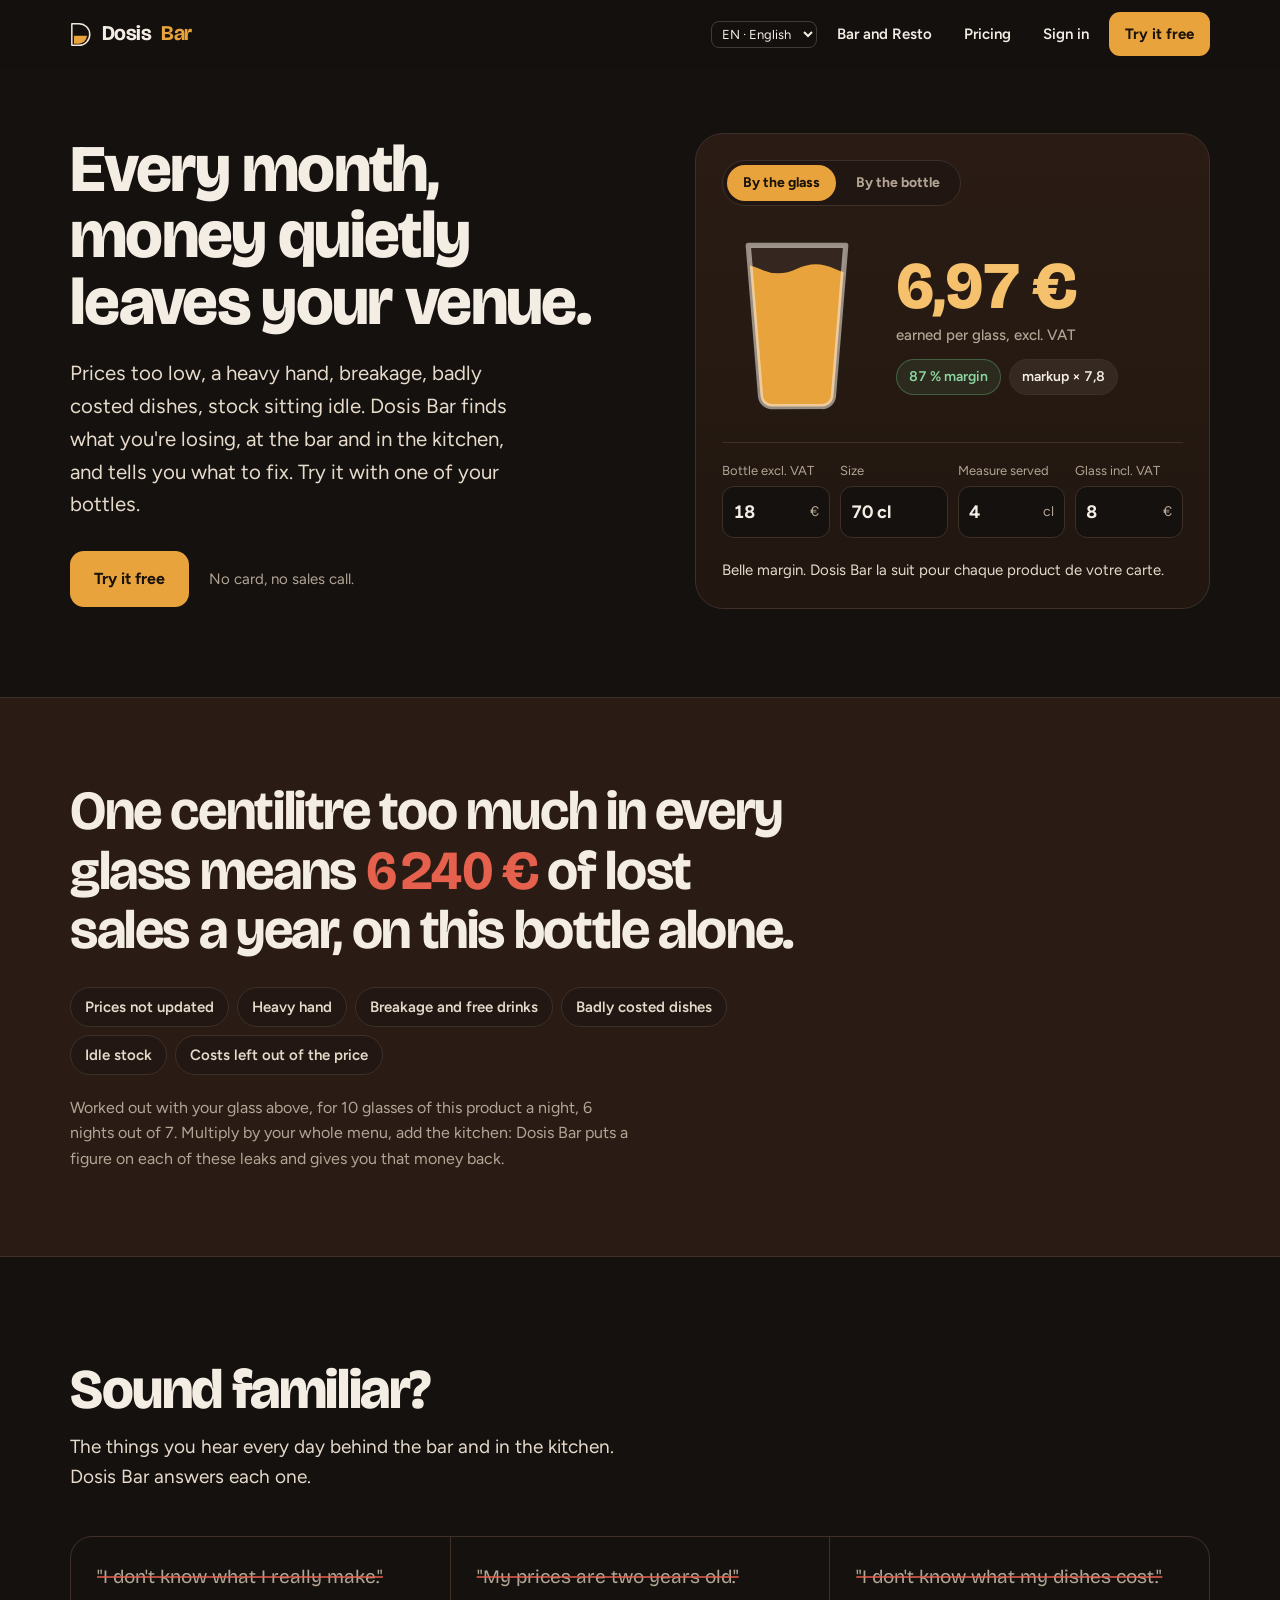
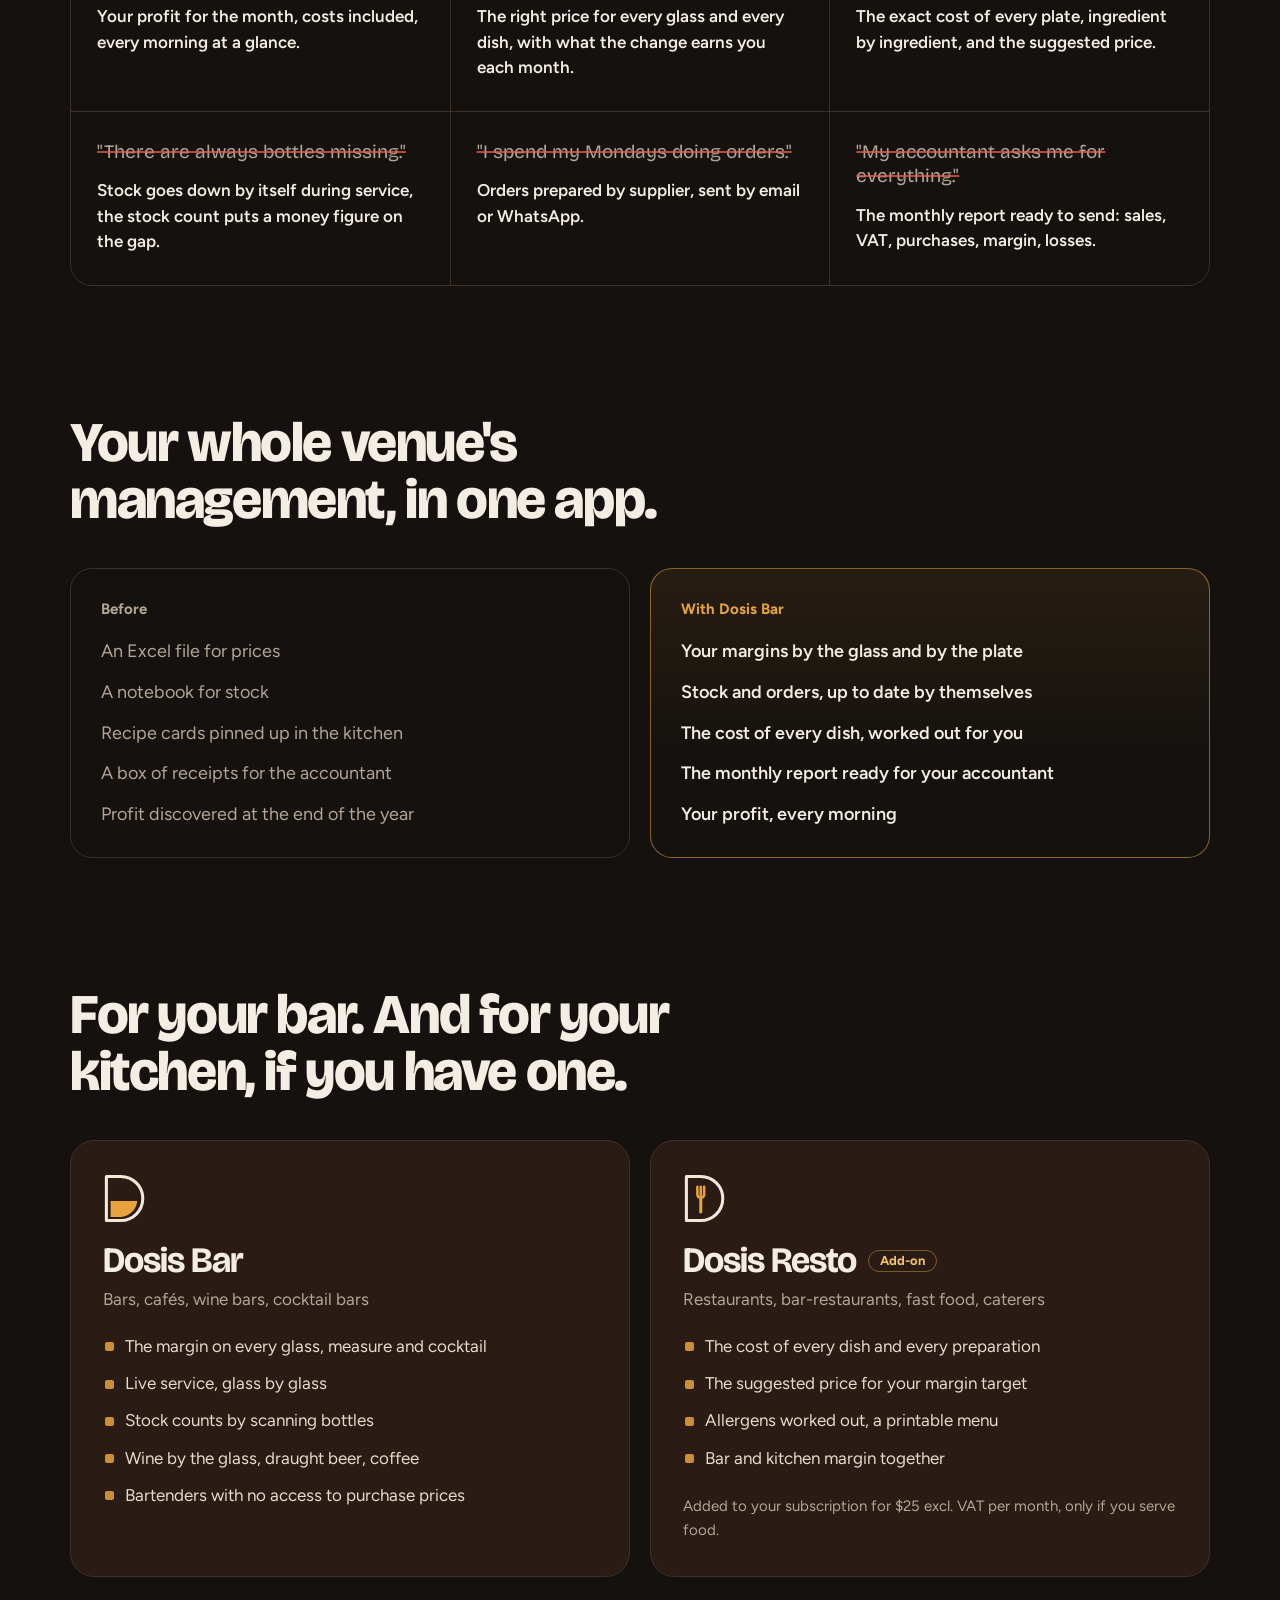
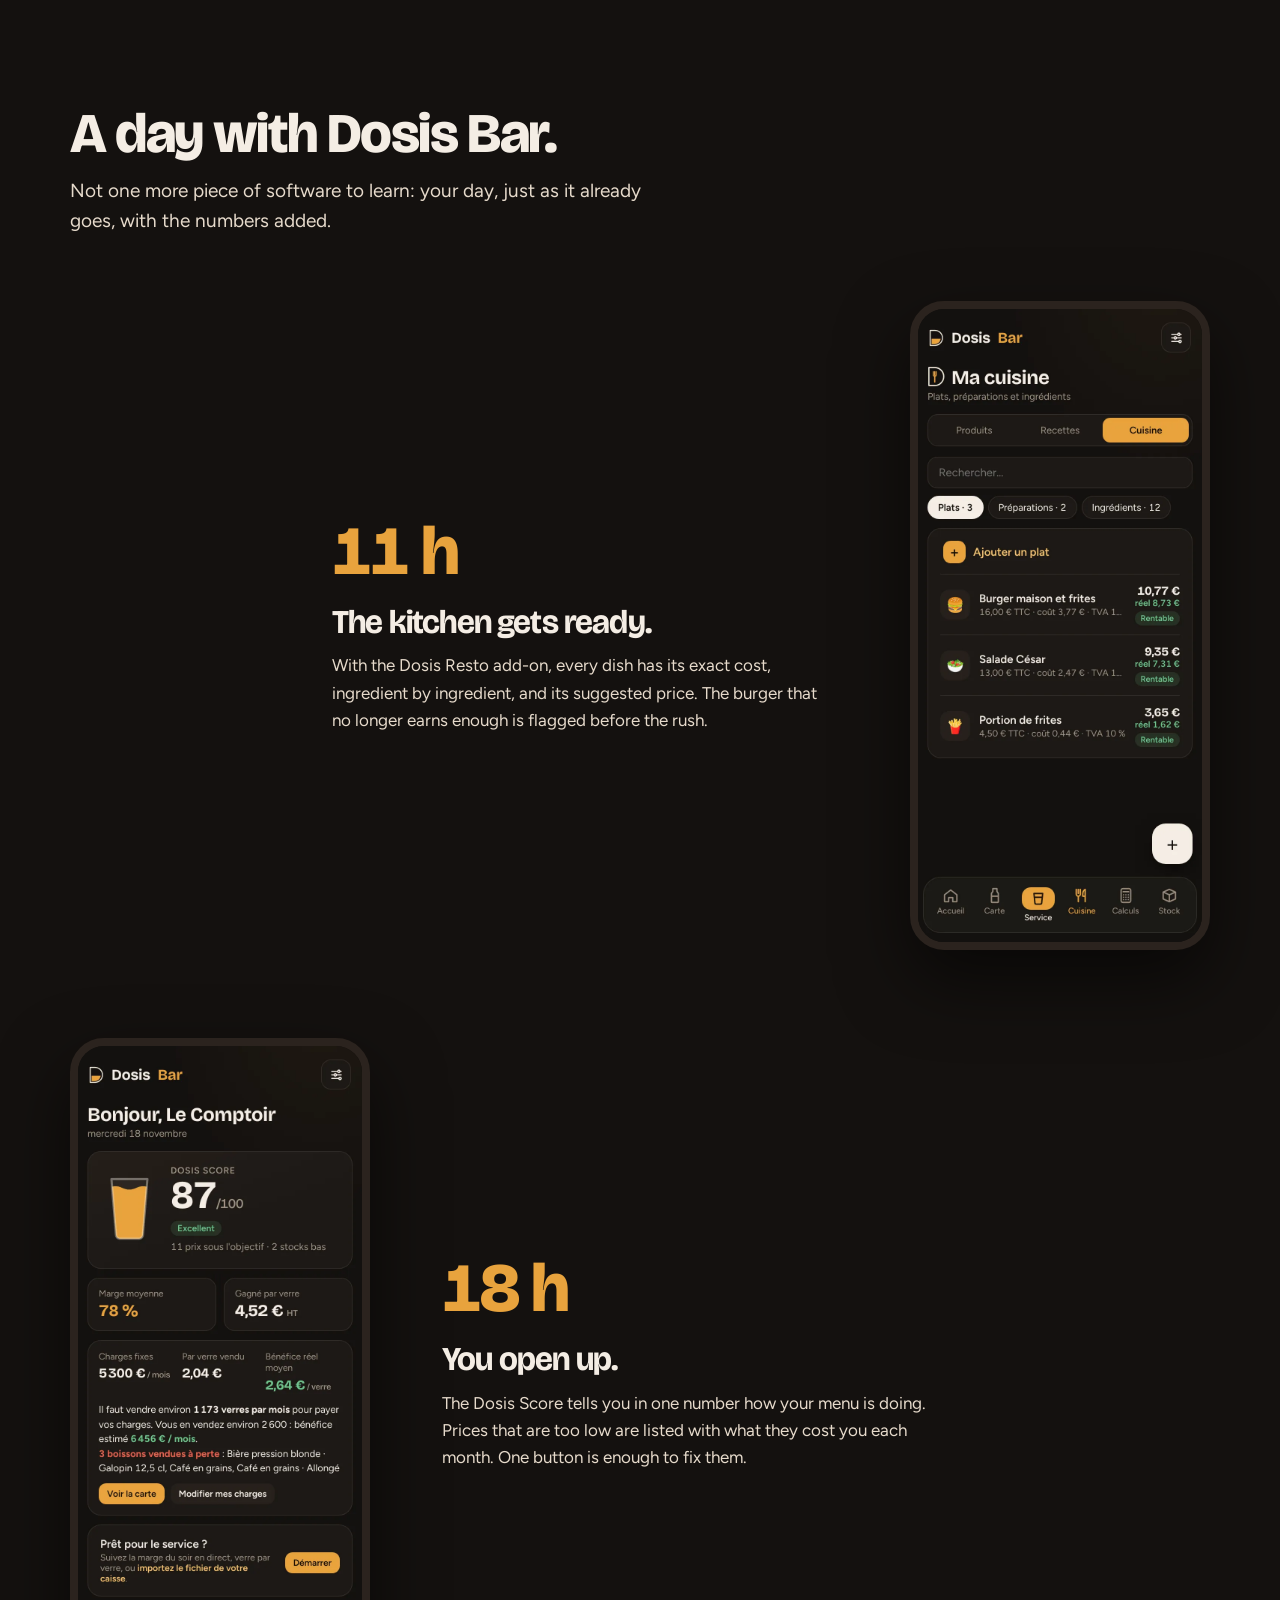
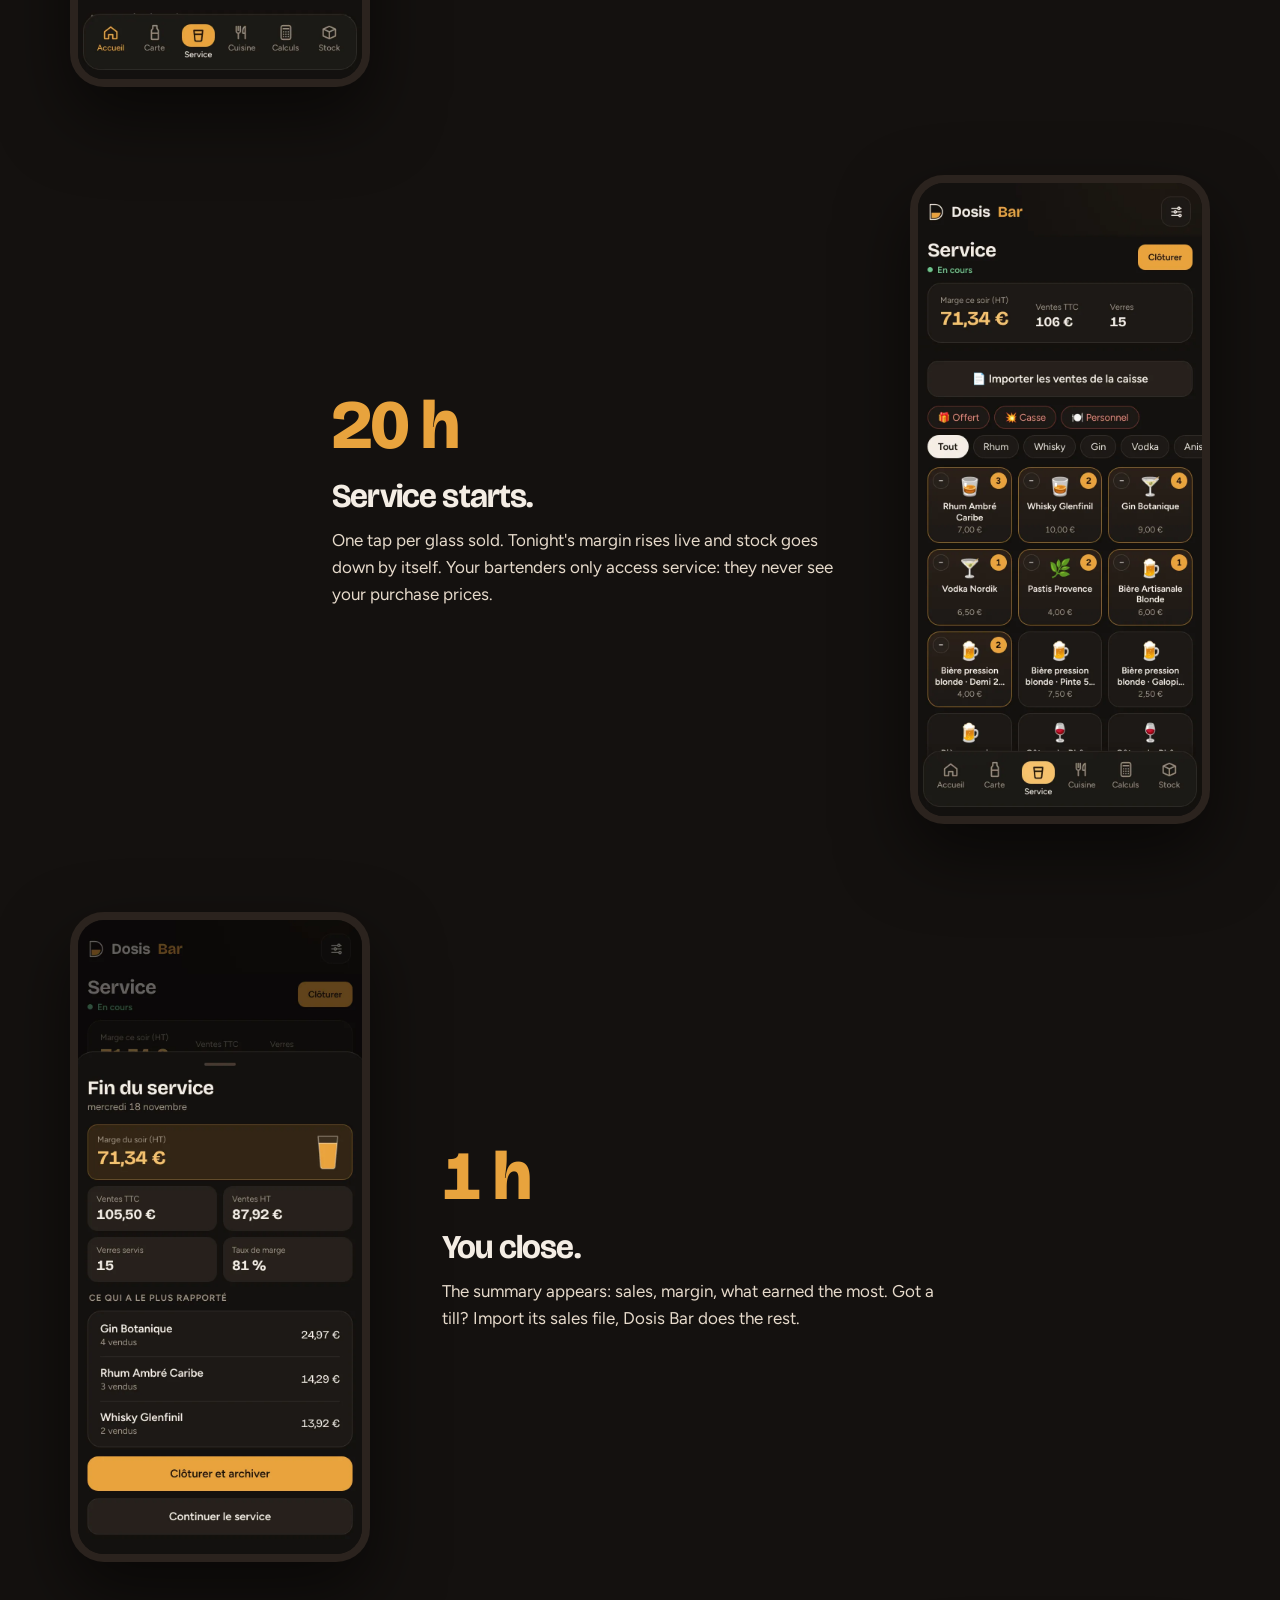
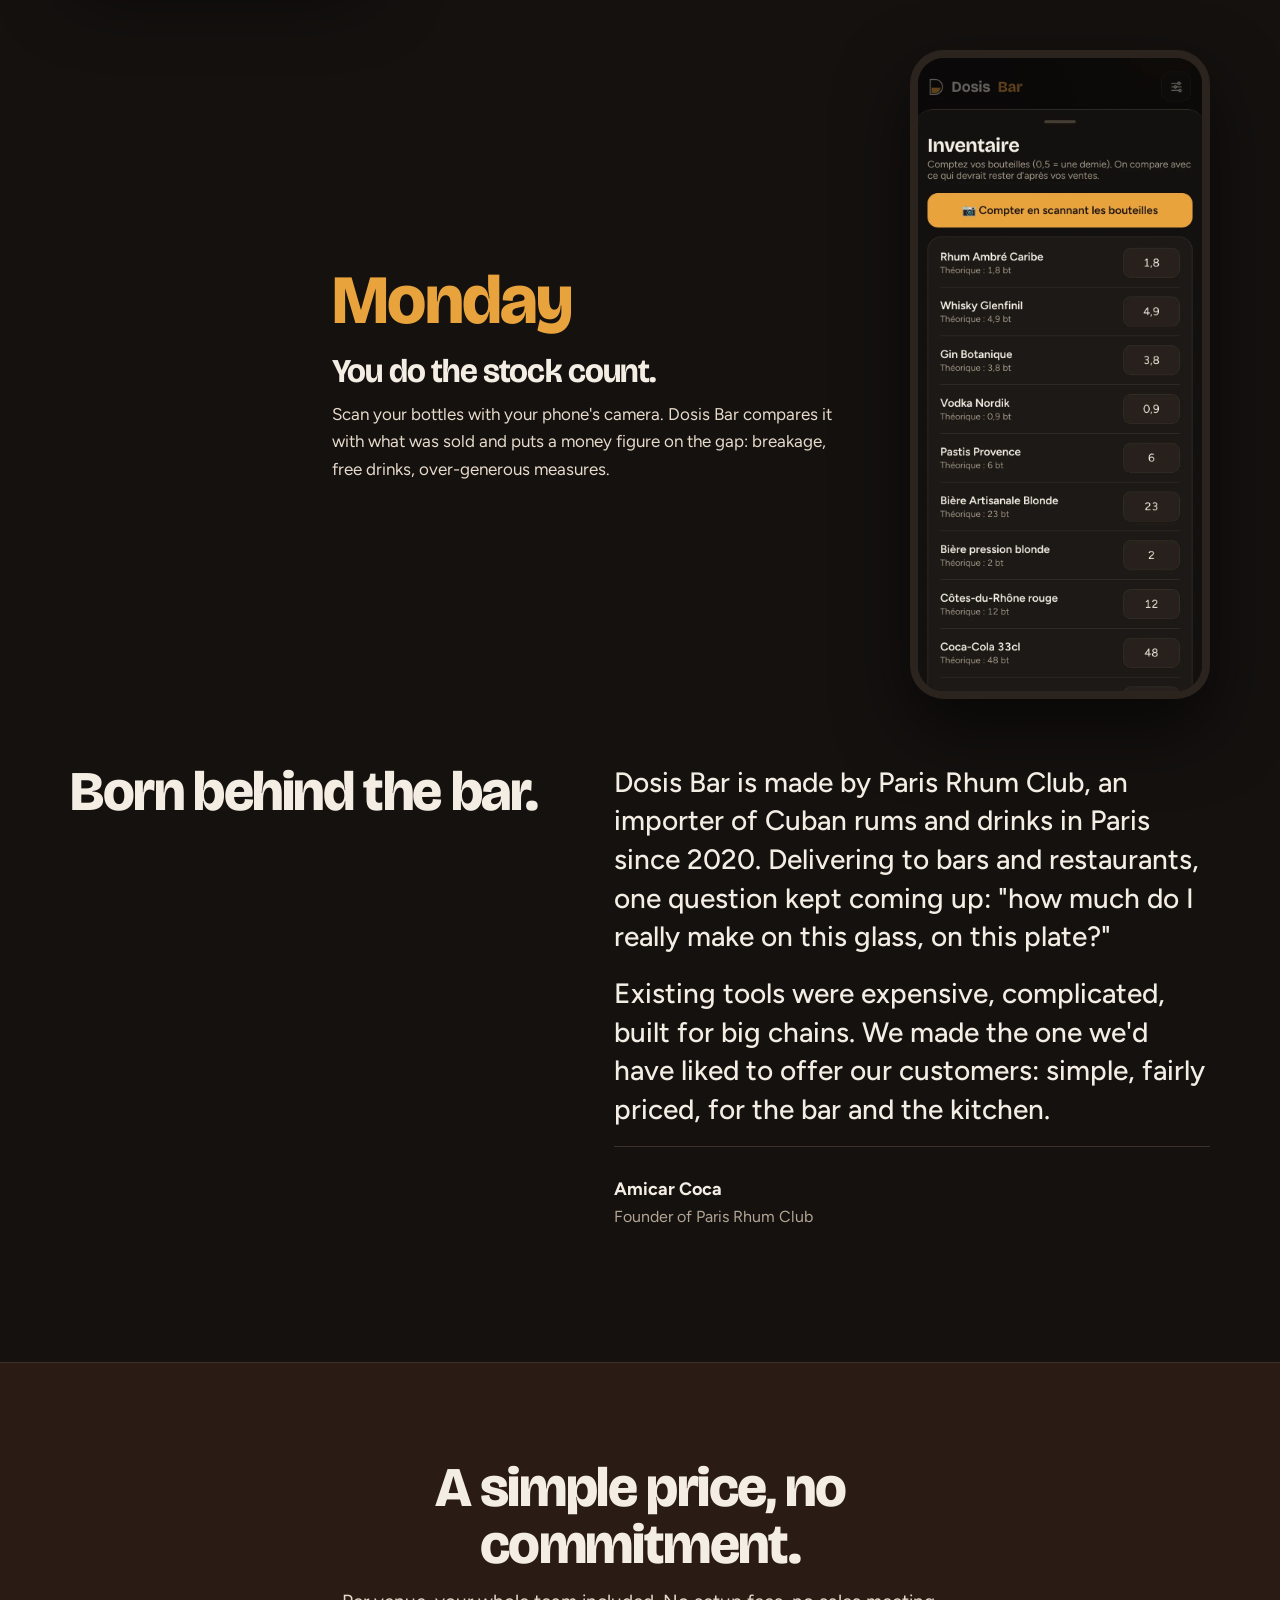
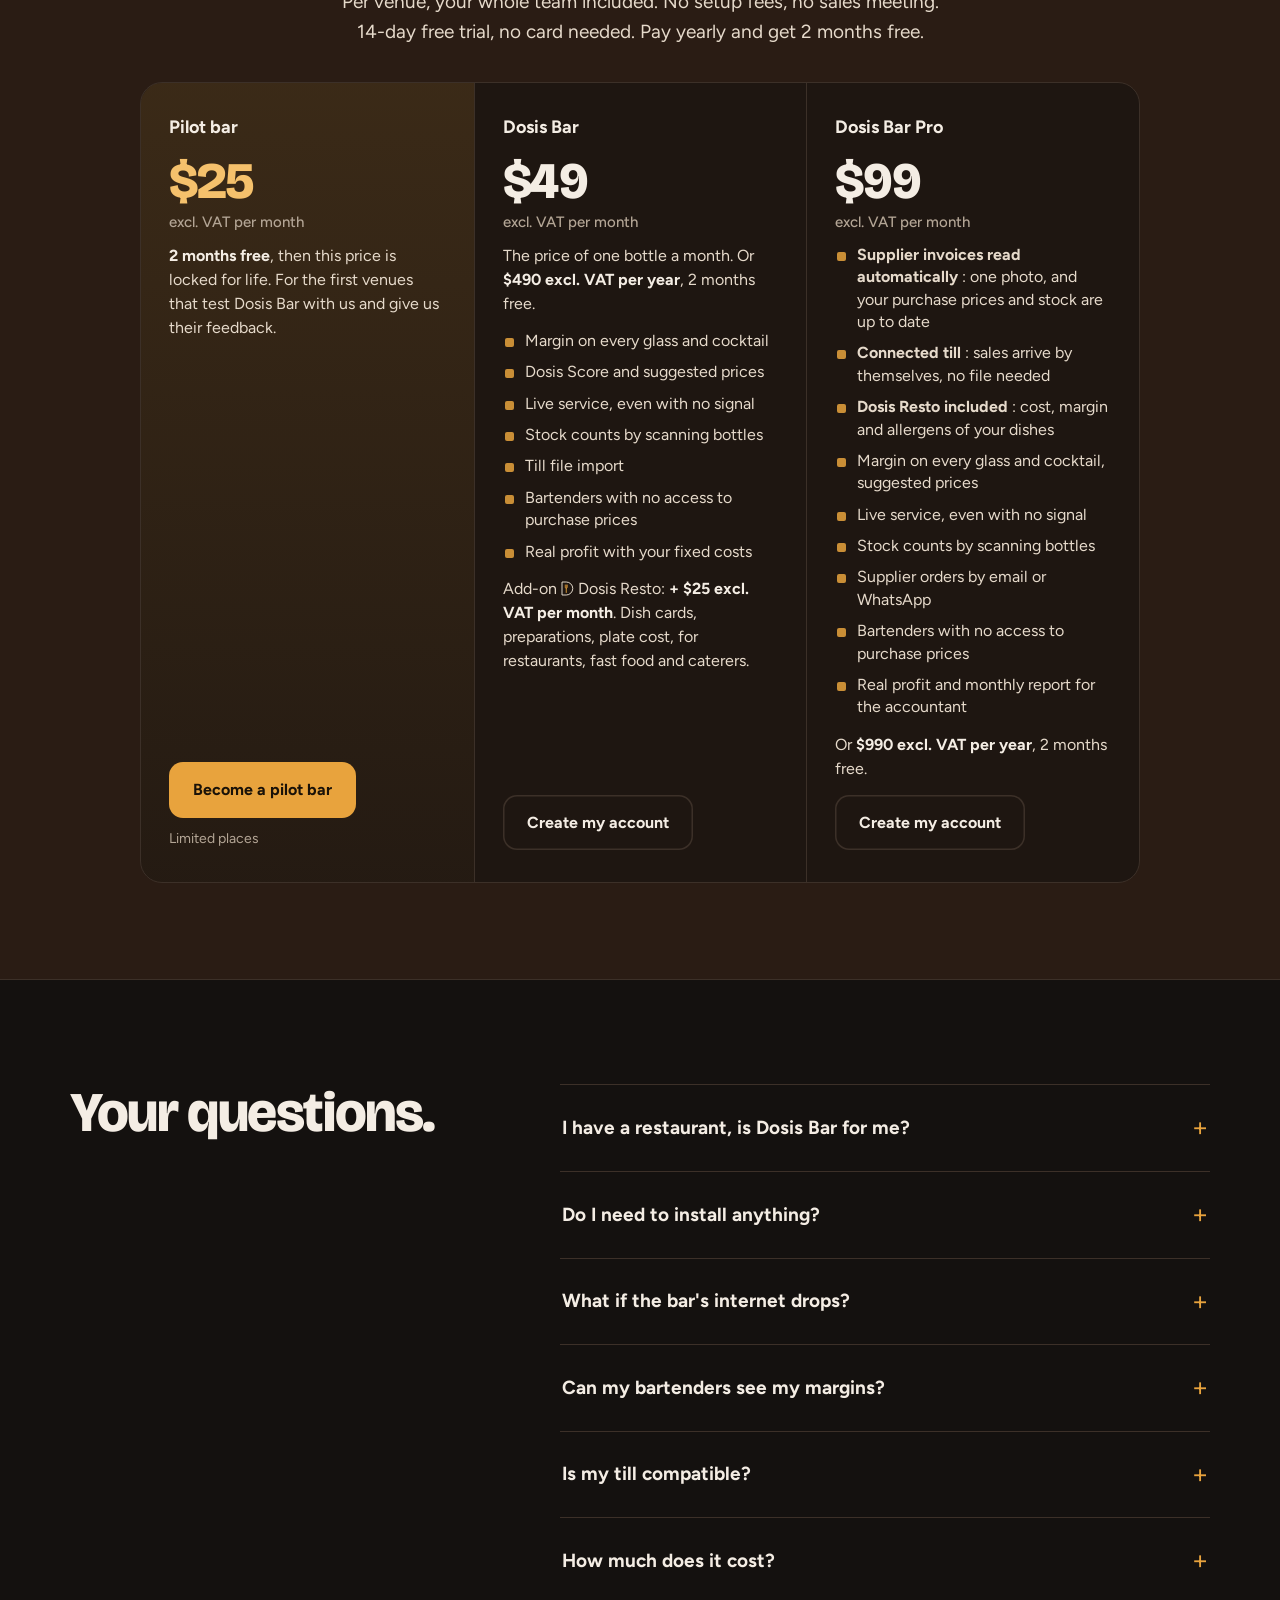
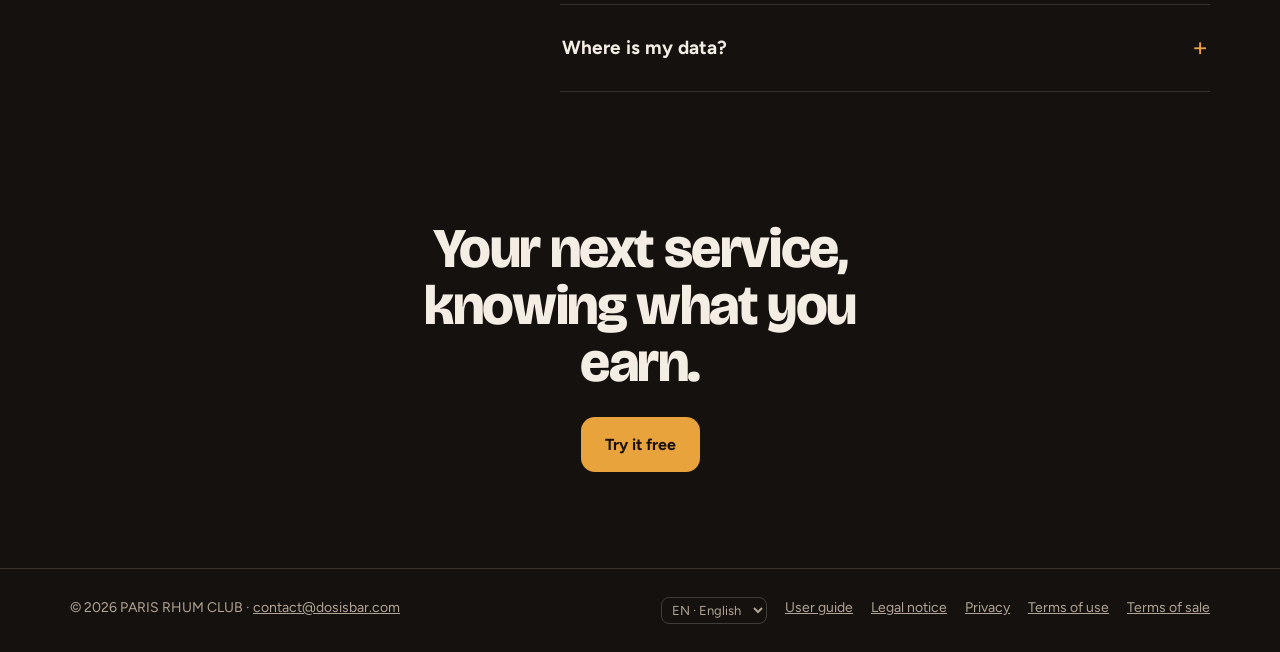
<file: index.html>
<!DOCTYPE html>
<html lang="fr">
<head>
<meta charset="utf-8">
<meta name="google-site-verification" content="L-KINgoEFTKsfX-iP6MPlKhu64ucNWT7hscp_Ne-Sfw" />
<meta name="viewport" content="width=device-width, initial-scale=1, viewport-fit=cover">
<meta name="theme-color" content="#14110F">
<title>Dosis Bar — la marge de votre bar et de votre restaurant, enfin claire</title>
<meta name="description" content="L'app des patrons de bar et de restaurant : la marge de chaque verre et de chaque plat, le stock, les commandes, le bilan pour le comptable. Essai gratuit 14 jours, sans carte bancaire.">
<meta property="og:title" content="Dosis Bar — la marge de votre bar et de votre restaurant, enfin claire">
<meta property="og:description" content="Prix, stock, cuisine, charges : tout ce qui vous fait perdre de l'argent, réglé dans une seule app. Dosis Bar et Dosis Resto.">
<meta property="og:image" content="https://dosisbar.com/img/app-home.webp">
<meta property="og:url" content="https://dosisbar.com/">
<link rel="canonical" href="https://dosisbar.com/">
<link rel="icon" href="icons/favicon.svg" type="image/svg+xml">
<link rel="icon" href="icons/icon-192.png" type="image/png">
<link rel="apple-touch-icon" href="icons/apple-touch-icon.png">
<link rel="manifest" href="manifest.webmanifest">
<link rel="preload" href="fonts/bricolage-grotesque.woff2" as="font" type="font/woff2" crossorigin>
<link rel="preload" href="fonts/figtree.woff2" as="font" type="font/woff2" crossorigin>
<script>
/* Les habitués vont directement à l'app ; les liens des emails aussi. */
(function () {
  try {
    var h = location.hash;
    if (/access_token|type=(recovery|signup|invite|email_change)|error_description/.test(h)) { location.replace("app.html" + h); return; }
    if (/[?&]vitrine/.test(location.search)) return;
    var standalone = (window.matchMedia && matchMedia("(display-mode: standalone)").matches) || navigator.standalone;
    if (standalone || localStorage.getItem("dosisbar.mode")) location.replace("app.html");
  } catch (e) {}
})();
</script>
<link rel="stylesheet" href="css/site.css">
<script src="js/pays.js?v=1"></script>
<script src="js/i18n.js?v=1"></script>
<style>.langsw{font:inherit;font-size:13px;padding:4px 6px;border-radius:8px;border:1px solid rgba(128,128,128,.4);background:transparent;color:inherit;cursor:pointer}.langsw option{color:#111}</style>
</head>
<body>

<header class="top" id="top">
  <div class="wrap">
    <a class="logo h" href="./?vitrine" aria-label="Dosis Bar, accueil">
      <img src="icons/logo-bar.svg" width="22" height="25" alt="">
      Dosis <b>Bar</b>
    </a>
    <nav aria-label="Compte">
      <span data-lang-switch></span>
      <a class="lnk" href="#produits">Bar et Resto</a>
      <a class="lnk" href="#prix">Tarifs</a>
      <a class="lnk" href="app.html">Se connecter</a>
      <a class="btn small" href="app.html">Essayer gratuitement</a>
    </nav>
  </div>
</header>

<main>
  <!-- Le verre -->
  <section class="hero" aria-labelledby="t-hero">
    <div class="wrap">
      <div>
        <h1 class="h" id="t-hero">Chaque mois, de l'argent quitte votre établissement sans bruit.</h1>
        <p class="lead">Prix trop bas, main lourde, casse, plats mal calculés, stock qui dort. Dosis Bar retrouve ce que vous perdez, au bar comme en cuisine, et vous dit quoi corriger. Faites le test avec une de vos bouteilles.</p>
        <div class="sous">
          <a class="btn" href="app.html">Essayer gratuitement</a>
          <span>Sans carte bancaire, sans rendez-vous.</span>
        </div>
      </div>

      <form class="verre" id="verre" aria-label="Calculer la marge d'un verre ou d'une bouteille" onsubmit="return false">
        <div class="mode" role="group" aria-label="Vendu"><button type="button" class="on" data-m="verre" aria-pressed="true">Au verre</button><button type="button" data-m="bouteille" aria-pressed="false">À la bouteille</button></div>
        <div class="glass" id="glass" aria-hidden="true"></div>
        <div aria-live="polite">
          <div class="gain h" id="gain">4,85 €<small id="gainLbl">gagnés par verre, hors taxes</small></div>
          <div class="taux"><span class="pill ok" id="taux">81 % de marge</span><span class="pill" id="coef">coefficient × 5,2</span></div>
        </div>
        <div class="champs">
          <div class="champ"><label for="cBut">Bouteille HT</label><div class="in"><input id="cBut" inputmode="decimal" value="18"><span class="u">€</span></div></div>
          <div class="champ sv"><label for="cCap">Contenance</label><div class="in"><select id="cCap"><option value="50">50 cl</option><option value="70" selected>70 cl</option><option value="100">1 litre</option></select></div></div>
          <div class="champ sv"><label for="cDose">Dose servie</label><div class="in"><input id="cDose" inputmode="decimal" value="4"><span class="u">cl</span></div></div>
          <div class="champ sv"><label for="cPrix">Verre TTC</label><div class="in"><input id="cPrix" inputmode="decimal" value="8"><span class="u">€</span></div></div>
          <div class="champ sb" hidden><label for="cPrixB">Vendue TTC</label><div class="in"><input id="cPrixB" inputmode="decimal" value="60"><span class="u">€</span></div></div>
        </div>
        <p class="conseil" id="conseil"></p>
      </form>
    </div>
  </section>

  <!-- La fuite -->
  <section class="fuite" aria-labelledby="t-fuite">
    <div class="wrap">
      <p class="big h" id="t-fuite">Un centilitre de trop dans chaque verre, c'est <output id="perte">1 457 €</output> de ventes perdues par an, sur cette seule bouteille.</p>
      <ul class="fuites" role="list"><li>Prix pas mis à jour</li><li>Main lourde</li><li>Casse et verres offerts</li><li>Plats mal calculés</li><li>Stock qui dort</li><li>Charges oubliées dans le prix</li></ul>
      <p class="note">Calculé avec votre verre ci-dessus, pour 10 verres de ce produit par soir, 6 soirs sur 7. Multipliez par toute votre carte, ajoutez la cuisine : Dosis Bar chiffre chacune de ces fuites et vous rend cet argent.</p>
    </div>
  </section>

  <!-- Vos problèmes, nos réponses -->
  <section class="maux" aria-labelledby="t-maux">
    <div class="wrap">
      <h2 class="titre h" id="t-maux">Vous vous reconnaissez ?</h2>
      <p class="intro">Les phrases qu'on entend chaque jour derrière le comptoir et en cuisine. Dosis Bar répond à chacune.</p>
      <ul class="cartes" role="list">
        <li><s>« Je ne sais pas ce que je gagne vraiment. »</s><p>Votre bénéfice du mois, charges comprises, chaque matin en un coup d'œil.</p></li>
        <li><s>« Mes prix datent d'il y a deux ans. »</s><p>Le bon prix de chaque verre et de chaque plat, avec ce que la correction vous rapporte par mois.</p></li>
        <li><s>« Je ne connais pas le coût de mes plats. »</s><p>Le coût exact de chaque assiette, ingrédient par ingrédient, et le prix conseillé.</p></li>
        <li><s>« Il manque toujours des bouteilles. »</s><p>Le stock baisse tout seul pendant le service, l'inventaire chiffre l'écart en euros.</p></li>
        <li><s>« Je passe mes lundis à faire les commandes. »</s><p>Les commandes préparées par fournisseur, envoyées par email ou WhatsApp.</p></li>
        <li><s>« Le comptable me réclame tout. »</s><p>Le bilan du mois prêt à envoyer : ventes, TVA, achats, marge, pertes.</p></li>
      </ul>
    </div>
  </section>

  <!-- Avant, avec Dosis Bar -->
  <section class="avant" aria-labelledby="t-avant">
    <div class="wrap">
      <h2 class="titre h" id="t-avant">Toute la gestion de votre établissement, dans une seule app.</h2>
      <div class="duo">
        <div class="col av"><p class="tete">Avant</p>
          <ul role="list"><li>Un fichier Excel pour les prix</li><li>Un carnet pour le stock</li><li>Les fiches techniques punaisées en cuisine</li><li>Une boîte à tickets pour le comptable</li><li>Le bénéfice découvert à la fin de l'année</li></ul></div>
        <div class="col ap"><p class="tete">Avec Dosis Bar</p>
          <ul role="list"><li>Vos marges au verre et à l'assiette</li><li>Le stock et les commandes, à jour tout seuls</li><li>Le coût de chaque plat, calculé pour vous</li><li>Le bilan du mois prêt pour le comptable</li><li>Votre bénéfice, chaque matin</li></ul></div>
      </div>
    </div>
  </section>

  <!-- Bar et Resto -->
  <section class="produits" id="produits" aria-labelledby="t-produits">
    <div class="wrap">
      <h2 class="titre h" id="t-produits">Pour votre bar. Et pour votre cuisine, si vous en avez une.</h2>
      <div class="deux">
        <article class="prod">
          <img src="icons/logo-bar.svg" width="44" height="51" alt="">
          <h3 class="h">Dosis Bar</h3>
          <p class="pour">Bars, cafés, caves, bars à cocktails</p>
          <ul role="list"><li>La marge de chaque verre, dose et cocktail</li><li>Le service en direct, verre par verre</li><li>L'inventaire en scannant les bouteilles</li><li>Vin au verre, bière pression, café</li><li>Barmen sans accès aux prix d'achat</li></ul>
        </article>
        <article class="prod">
          <img src="icons/logo-resto.svg" width="44" height="51" alt="">
          <h3 class="h">Dosis Resto <span class="opt">Option</span></h3>
          <p class="pour">Restaurants, bars-restaurants, fast-foods, traiteurs</p>
          <ul role="list"><li>Le coût de chaque plat et de chaque préparation</li><li>Le prix conseillé selon votre objectif de marge</li><li>Les allergènes calculés, la carte imprimable</li><li>La marge du bar et de la cuisine réunies</li></ul>
          <p class="plus">À ajouter à votre abonnement pour <span data-px="resto">20 €</span> HT par mois, seulement si vous servez à manger.</p>
        </article>
      </div>
    </div>
  </section>

  <!-- Une soirée -->
  <section class="soiree" aria-labelledby="t-soiree">
    <div class="wrap">
      <h2 class="titre h" id="t-soiree">Une journée avec Dosis Bar.</h2>
      <p class="intro">Pas un logiciel de plus à apprendre : votre journée, telle qu'elle se passe déjà, avec les chiffres en plus.</p>
      <ol class="heures" role="list">
        <li class="heure">
          <div class="txt"><div class="clock h">11 h</div><h3 class="h">La cuisine se prépare.</h3><p>Avec l'option Dosis Resto, chaque plat a son coût exact, ingrédient par ingrédient, et son prix conseillé. Le burger qui ne rapporte plus assez est signalé avant le coup de feu.</p></div>
          <div class="shot"><img src="img/app-cuisine.webp" alt="Dosis Resto : liste des plats avec leur coût, leur marge réelle et le statut Rentable" width="390" height="844" loading="lazy"></div>
        </li>
        <li class="heure">
          <div class="txt"><div class="clock h">18 h</div><h3 class="h">Vous ouvrez.</h3><p>Le Dosis Score vous dit en un chiffre comment va votre carte. Les prix trop bas sont listés avec ce qu'ils vous coûtent par mois. Un bouton suffit pour les corriger.</p></div>
          <div class="shot"><img src="img/app-home.webp" alt="Écran d'accueil de Dosis Bar : Dosis Score de 87 sur 100, charges fixes et bénéfice estimé" width="390" height="844" loading="lazy"></div>
        </li>
        <li class="heure">
          <div class="txt"><div class="clock h">20 h</div><h3 class="h">Le service démarre.</h3><p>Un tap par verre vendu. La marge de la soirée monte en direct et le stock baisse tout seul. Vos barmen n'ont accès qu'au service : ils ne voient jamais vos prix d'achat.</p></div>
          <div class="shot"><img src="img/app-service.webp" alt="Mode service : tuiles des boissons avec le nombre de verres vendus et la marge de la soirée" width="390" height="844" loading="lazy"></div>
        </li>
        <li class="heure">
          <div class="txt"><div class="clock h">1 h</div><h3 class="h">Vous fermez.</h3><p>Le bilan s'affiche : ventes, marge, ce qui a le plus rapporté. Vous avez une caisse ? Importez son fichier de ventes, Dosis Bar fait le reste.</p></div>
          <div class="shot"><img src="img/app-close.webp" alt="Fin du service : marge du soir de 71,34 euros et produits les plus rentables" width="390" height="844" loading="lazy"></div>
        </li>
        <li class="heure">
          <div class="txt"><div class="clock h">Lundi</div><h3 class="h">Vous faites l'inventaire.</h3><p>Scannez vos bouteilles avec l'appareil photo du téléphone. Dosis Bar compare avec ce qui a été vendu et chiffre l'écart en euros : casse, verres offerts, doses trop généreuses.</p></div>
          <div class="shot"><img src="img/app-inv.webp" alt="Inventaire : saisie des bouteilles comptées, comparées au stock théorique" width="390" height="844" loading="lazy"></div>
        </li>
      </ol>
    </div>
  </section>

  <!-- Histoire -->
  <section class="histoire" aria-labelledby="t-hist">
    <div class="wrap">
      <h2 class="titre h" id="t-hist">Né derrière le comptoir.</h2>
      <blockquote>
        <p>Dosis Bar est créé par Paris Rhum Club, importateur de rhums et de boissons cubaines à Paris depuis 2020. En livrant des bars et des restaurants, une question revenait toujours : « combien je gagne vraiment sur ce verre, sur cette assiette ? »</p>
        <p>Les outils existants étaient chers, compliqués, pensés pour les grandes chaînes. Nous avons fait celui que nous aurions voulu offrir à nos clients : simple, au juste prix, pour le bar comme pour la cuisine.</p>
        <footer class="sig"><b>Amicar Coca</b>Fondateur de Paris Rhum Club</footer>
      </blockquote>
    </div>
  </section>

  <!-- Prix -->
  <section class="prix" id="prix" aria-labelledby="t-prix">
    <div class="wrap">
      <h2 class="titre h" id="t-prix">Un prix simple, sans engagement.</h2>
      <p class="intro">Par établissement, toute votre équipe incluse. Pas de frais d'installation, pas de rendez-vous commercial. Essai gratuit de 14 jours, sans carte bancaire. En payant à l'année, 2 mois sont offerts.</p>
      <div class="ardoise">
        <div class="formule pilote">
          <p class="nom">Bar pilote</p>
          <p class="tarif h"><span data-px="pilote">19 €</span><small>HT par mois</small></p>
          <p class="cond"><b>2 mois offerts</b>, puis ce prix est bloqué à vie. Pour les premiers établissements qui testent Dosis Bar avec nous et nous donnent leur avis.</p>
          <a class="btn" href="mailto:contact@dosisbar.com?subject=Devenir%20bar%20pilote%20Dosis%20Bar">Devenir bar pilote</a>
          <p class="note">Places limitées</p>
        </div>
        <div class="formule">
          <p class="nom">Dosis Bar</p>
          <p class="tarif h"><span data-px="bar">35 €</span><small>HT par mois</small></p>
          <p class="cond">Le prix d'une bouteille par mois. Ou <b><span data-px="bar_an">350 €</span> HT par an</b>, 2 mois offerts.</p>
          <ul>
            <li>Marge de chaque verre et cocktail</li><li>Dosis Score et prix conseillés</li><li>Service en direct, même sans réseau</li>
            <li>Inventaire en scannant les bouteilles</li><li>Import du fichier de la caisse</li><li>Barmen sans accès aux prix d'achat</li>
            <li>Bénéfice réel avec vos charges fixes</li>
          </ul>
          <p class="cond">Option <img src="icons/logo-resto.svg" width="13" height="15" alt="" style="display:inline;vertical-align:-2px"> Dosis Resto : <b>+ <span data-px="resto">20 €</span> HT par mois</b>. Fiches plats, préparations, coût de l'assiette, pour restaurants, fast-foods et traiteurs.</p>
          <a class="btn ghost" href="app.html">Créer mon compte</a>
        </div>
        <div class="formule">
          <p class="nom">Dosis Bar Pro</p>
          <p class="tarif h"><span data-px="pro">79 €</span><small>HT par mois</small></p>
          <ul>
            <li><b>Factures fournisseurs lues automatiquement</b> : une photo, et vos prix d'achat et votre stock sont à jour</li>
            <li><b>Caisse connectée</b> : les ventes arrivent toutes seules, sans fichier</li>
            <li><b>Dosis Resto inclus</b> : coût, marge et allergènes de vos plats</li>
            <li>Marge de chaque verre et cocktail, prix conseillés</li><li>Service en direct, même sans réseau</li>
            <li>Inventaire en scannant les bouteilles</li><li>Commandes fournisseurs par email ou WhatsApp</li>
            <li>Barmen sans accès aux prix d'achat</li><li>Bénéfice réel et bilan du mois pour le comptable</li>
          </ul>
          <p class="cond">Ou <b><span data-px="pro_an">790 €</span> HT par an</b>, 2 mois offerts.</p>
          <a class="btn ghost" href="app.html">Créer mon compte</a>
        </div>
      </div>
    </div>
  </section>

  <!-- Questions -->
  <section class="faq" aria-labelledby="t-faq">
    <div class="wrap">
      <h2 class="titre h" id="t-faq">Vos questions.</h2>
      <div>
        <details><summary>J'ai un restaurant, Dosis Bar est-il fait pour moi ?</summary><p>Oui. Avec l'option Dosis Resto, vous calculez le coût de chaque plat et de chaque préparation, le prix conseillé et les allergènes. Et comme un restaurant vend aussi des boissons, Dosis Bar suit la marge de votre carte des vins, des bières et des cafés.</p></details>
        <details><summary>Faut-il installer quelque chose ?</summary><p>Non. Dosis Bar s'ouvre dans le navigateur de votre téléphone, de votre tablette ou de votre ordinateur. Vous pouvez l'ajouter à l'écran d'accueil pour l'ouvrir comme une application. Tout est expliqué pas à pas dans le <a href="guide.html">guide d'utilisation</a>.</p></details>
        <details><summary>Et si le réseau du bar coupe ?</summary><p>Le service continue. Les ventes sont gardées sur le téléphone et envoyées dès que la connexion revient.</p></details>
        <details><summary>Mes barmen voient-ils mes marges ?</summary><p>Non. Vous les invitez avec un code : ils n'ont accès qu'au mode Service, sans les prix d'achat ni les marges.</p></details>
        <details><summary>Ma caisse est-elle compatible ?</summary><p>Si elle sait exporter les ventes en fichier CSV ou Excel, oui : SumUp, Flatpay, Zelty, Lightspeed, L'Addition, Square, Tiller et les autres. Dosis Bar reconnaît les colonnes et relie les noms à votre carte. Sans caisse, le mode Service fait le travail.</p></details>
        <details><summary>Combien ça coûte ?</summary><p>Vous essayez gratuitement pendant 14 jours, sans carte bancaire. Ensuite, l'abonnement Dosis Bar coûte <span data-px="bar">35 €</span> HT par mois et par établissement, toute l'équipe incluse, sans engagement. L'option Dosis Resto ajoute <span data-px="resto">20 €</span> HT par mois, et la formule Pro, Dosis Resto inclus, coûte <span data-px="pro">79 €</span> HT. En payant à l'année, vous avez 12 mois pour le prix de 10. Les premiers établissements pilotes ont 2 mois offerts puis <span data-px="pilote">19 €</span> HT par mois, prix bloqué à vie. Au Royaume-Uni, en Suisse et aux États-Unis, les prix sont affichés dans la monnaie du pays.</p></details>
        <details><summary>Où sont mes données ?</summary><p>En Europe, sur des serveurs sécurisés. Elles vous appartiennent et ne sont jamais revendues. Tout est expliqué dans la <a href="confidentialite.html">politique de confidentialité</a>.</p></details>
      </div>
    </div>
  </section>

  <section class="fin" aria-labelledby="t-fin">
    <div class="wrap">
      <h2 class="titre h" id="t-fin">Votre prochain service, en sachant ce que vous gagnez.</h2>
      <a class="btn" href="app.html">Essayer gratuitement</a>
    </div>
  </section>
</main>

<footer>
  <div class="wrap">
    <span>© 2026 PARIS RHUM CLUB · <a href="mailto:contact@dosisbar.com">contact@dosisbar.com</a></span>
    <nav aria-label="Informations légales"><span data-lang-switch></span><a href="guide.html">Guide d'utilisation</a><a href="mentions-legales.html">Mentions légales</a><a href="confidentialite.html">Confidentialité</a><a href="conditions.html">Conditions d'utilisation</a><a href="cgv.html">CGV</a></nav>
  </div>
</footer>

<script>
var TVA = 1 + (window.DOSIS_PAYS ? window.DOSIS_PAYS.rate("alc") : 0.2);
(function () {
  var $ = function (id) { return document.getElementById(id); };
  var num = function (v) { var n = parseFloat(String(v).replace(",", ".").replace(/\s/g, "")); return isFinite(n) ? n : 0; };
  var eur = function (v, d) { return v.toLocaleString("fr-FR", {minimumFractionDigits: d, maximumFractionDigits: d}) + " €"; };
  var GLASS = "M7 4h26l-3.3 40.4A3 3 0 0 1 26.7 47H13.3a3 3 0 0 1-3-2.6z";
  var BOTTLE = "M16.5 2h7v10c0 3.2 8 5 8 11.5V44a3 3 0 0 1-3 3h-17a3 3 0 0 1-3-3V23.5c0-6.5 8-8.3 8-11.5z";
  $("glass").innerHTML = '<svg viewBox="0 0 40 50"><defs><clipPath id="hg"><path id="shapeClip" d="' + GLASS + '"/></clipPath></defs>' +
    '<g clip-path="url(#hg)"><rect width="40" height="50" fill="rgba(244,237,228,.06)"/>' +
    '<g class="liq" id="liq"><path class="wave" fill="#E8A33D" d="M-40 0q5 -2.4 10 0t10 0t10 0t10 0t10 0t10 0t10 0t10 0t10 0t10 0V60H-40z"/></g></g>' +
    '<path id="shapeLine" d="' + GLASS + '" fill="none" stroke="rgba(244,237,228,.55)" stroke-width="1.4" stroke-linejoin="round"/></svg>';
  var mode = "verre";
  function calc() {
    var bt = mode === "bouteille";
    var b = num($("cBut").value), cap = num($("cCap").value), d = num($("cDose").value), ttc = num($("cPrix").value);
    var ht = ttc / TVA, cout = cap > 0 ? b / cap * d : 0;
    var htB = num($("cPrixB").value) / TVA, okB = b > 0 && htB > 0;
    var vHt = bt ? htB : ht, vCout = bt ? b : cout, m = vHt - vCout, taux = vHt > 0 ? m / vHt * 100 : 0, obj = bt ? 70 : 80;
    var okV = b > 0 && cap > 0 && d > 0 && ttc > 0, ok = bt ? okB : okV;
    $("gain").firstChild.nodeValue = ok ? eur(m, 2) : "—";
    $("gainLbl").textContent = bt ? "gagnés par bouteille, hors taxes" : "gagnés par verre, hors taxes";
    var t = $("taux"); t.textContent = ok ? Math.round(taux) + " % de marge" : "Remplissez les champs";
    t.className = "pill " + (taux >= obj ? "ok" : taux >= obj - 10 ? "warn" : "bad");
    $("coef").textContent = ok && vCout > 0 ? "coefficient × " + (vHt / vCout).toFixed(1).replace(".", ",") : "";
    var lvl = Math.max(0, Math.min(1, taux / 100)), y = 46 - 41 * lvl;
    $("liq").style.transform = "translateY(" + y + "px)";
    var conseil = Math.ceil(vCout / (1 - obj / 100) * TVA * (bt ? 1 : 10) - 1e-9) / (bt ? 1 : 10);
    $("conseil").innerHTML = !ok ? "" : taux >= obj ? "Belle marge. Dosis Bar la suit pour chaque produit de votre carte."
      : "Pour atteindre " + obj + " % de marge, " + (bt ? "cette bouteille" : "ce verre") + " devrait être vendu" + (bt ? "e" : "") + " <b>" + eur(conseil, bt ? 0 : 2) + "</b>.";
    // un centilitre de trop par verre, 10 verres par soir, 6 soirs sur 7
    var verresPerdus = d > 0 ? (10 * 6 * 52) / d : 0;
    $("perte").textContent = okV ? eur(Math.round(verresPerdus * ht), 0) : "—";
  }
  document.querySelectorAll(".mode button").forEach(function (btn) { btn.addEventListener("click", function () {
    mode = btn.dataset.m;
    var shape = mode === "bouteille" ? BOTTLE : GLASS; $("shapeClip").setAttribute("d", shape); $("shapeLine").setAttribute("d", shape);
    document.querySelectorAll(".mode button").forEach(function (x) { x.classList.toggle("on", x === btn); x.setAttribute("aria-pressed", x === btn); });
    document.querySelectorAll(".champ.sv").forEach(function (x) { x.hidden = mode === "bouteille"; });
    document.querySelectorAll(".champ.sb").forEach(function (x) { x.hidden = mode !== "bouteille"; });
    document.querySelector('label[for="cBut"]').textContent = mode === "bouteille" ? "Achetée HT" : "Bouteille HT";
    calc();
  }); });
  ["cBut", "cCap", "cDose", "cPrix", "cPrixB"].forEach(function (id) { $(id).addEventListener("input", calc); $(id).addEventListener("change", calc); });
  calc();
  var top = $("top"); addEventListener("scroll", function () { top.classList.toggle("scrolled", scrollY > 8); }, {passive: true});
  if ("serviceWorker" in navigator && location.protocol === "https:") navigator.serviceWorker.register("sw.js").catch(function () {});
})();
</script>
<script>
/* Prix dans la monnaie du pays du visiteur (Royaume-Uni, Suisse, États-Unis) ; zone euro : prix affichés en euros. */
(function () { var P = window.DOSIS_PAYS; if (!P) return;
  var Z = {GB: ["GBP", {pilote: 19, bar: 32, pro: 69, resto: 17}], CH: ["CHF", {pilote: 25, bar: 45, pro: 95, resto: 25}], US: ["USD", {pilote: 25, bar: 49, pro: 99, resto: 25}]}[P.pays()];
  if (!Z) return; var f = new Intl.NumberFormat(P.loc(), {style: "currency", currency: Z[0], maximumFractionDigits: 0});
  document.querySelectorAll("[data-px]").forEach(function (e) { var k = e.getAttribute("data-px"), an = /_an$/.test(k), v = Z[1][k.replace("_an", "")];
    if (v != null) e.textContent = f.format(an ? v * 10 : v); }); })();
</script>
</body>
</html>
</file>
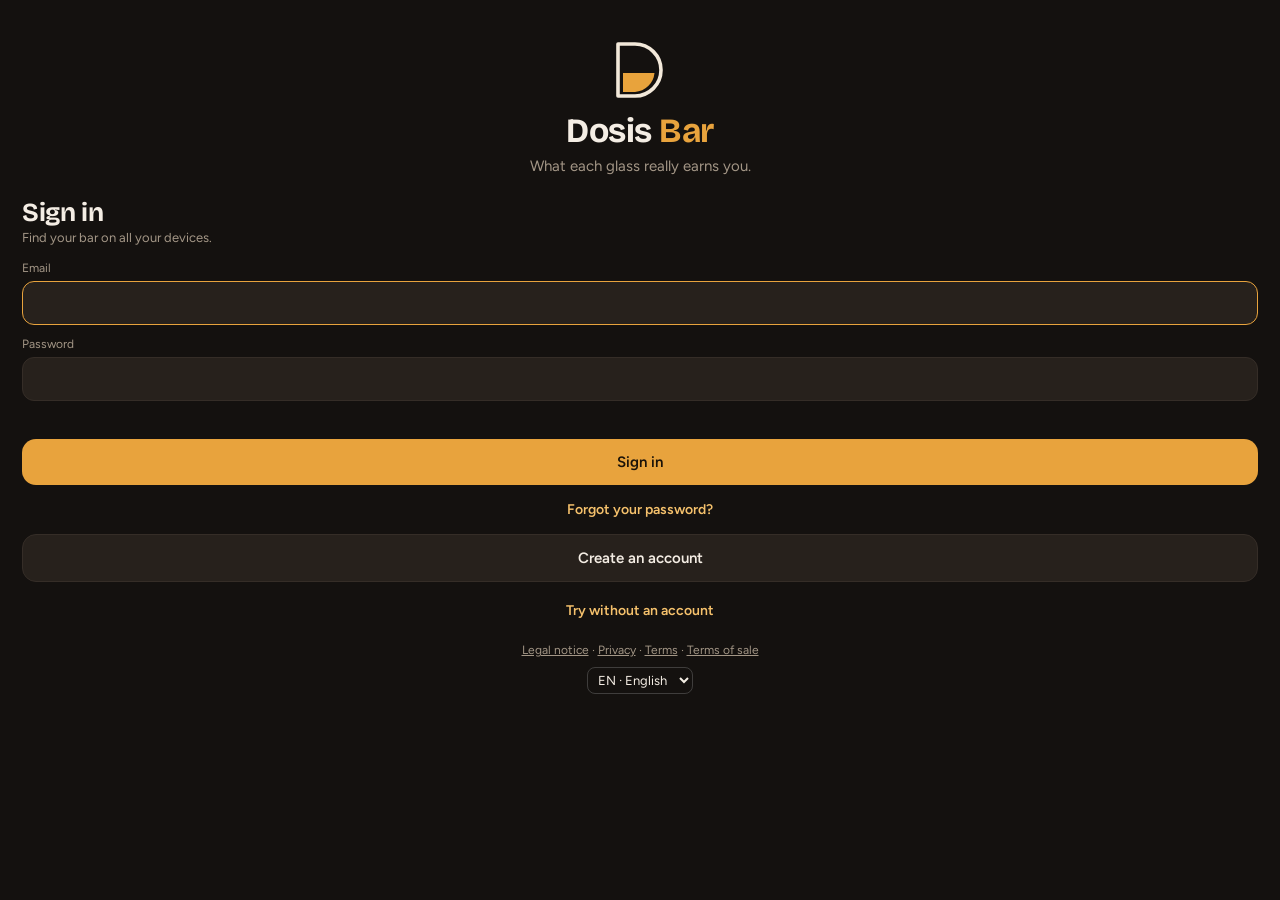
<file: app.html>
<!DOCTYPE html>
<html lang="fr">
<head>
<meta charset="utf-8">
<meta name="viewport" content="width=device-width, initial-scale=1, viewport-fit=cover">
<meta name="theme-color" content="#14110F">
<meta name="description" content="Dosis Bar : la marge de chaque verre, le service en direct, le stock et l'inventaire pour les bars et restaurants.">
<title>Dosis Bar</title>
<link rel="manifest" href="manifest.webmanifest">
<link rel="icon" href="icons/favicon.svg" type="image/svg+xml">
<link rel="icon" href="icons/icon-192.png" type="image/png">
<link rel="apple-touch-icon" href="icons/apple-touch-icon.png">
<meta name="apple-mobile-web-app-capable" content="yes">
<meta name="apple-mobile-web-app-status-bar-style" content="black-translucent">
<meta name="apple-mobile-web-app-title" content="Dosis Bar">
<link rel="preload" href="fonts/figtree.woff2" as="font" type="font/woff2" crossorigin>
<link rel="preload" href="fonts/bricolage-grotesque.woff2" as="font" type="font/woff2" crossorigin>
<link rel="stylesheet" href="css/app.css">
<script src="js/pays.js?v=1"></script>
<script src="js/i18n.js?v=1"></script>
<style>.langsw{font:inherit;font-size:13px;padding:4px 6px;border-radius:8px;border:1px solid rgba(128,128,128,.4);background:transparent;color:inherit;cursor:pointer}.langsw option{color:#111}</style>
</head>
<body>
<div class="stage">
  <aside class="side">
    <div class="mark"><span id="sideGlass"></span><h1 class="h">Dosis <b>Bar</b></h1></div>
    <p class="tag">L'app qui montre ce que chaque verre vous rapporte vraiment.</p>
    <ul>
      <li><i>◆</i><span><b>Dosis Score</b> : la santé de votre bar en un chiffre, chaque soir.</span></li>
      <li><i>⚡</i><span><b>Mode service</b> : un tap par verre vendu, la marge du soir en direct.</span></li>
      <li><i>€</i><span><b>Argent à récupérer</b> : les prix à corriger, avec le gain par mois.</span></li>
      <li><i>🍹</i><span><b>Cocktails</b> : coût exact de chaque recette, ingrédient par ingrédient.</span></li>
      <li><i>💧</i><span><b>Surdosage</b> : ce que la main lourde vous coûte sur l'année.</span></li>
      <li><i>📦</i><span><b>Inventaire</b> : l'écart entre ce qui est vendu et ce qui manque.</span></li>
    </ul>
    <small id="sideNote">Vos données sont sauvegardées en ligne et partagées avec votre équipe.</small>
    <p style="margin-top:14px;font-size:12px"><a href="mentions-legales.html" style="color:var(--mut)">Mentions légales</a> · <a href="confidentialite.html" style="color:var(--mut)">Confidentialité</a> · <a href="conditions.html" style="color:var(--mut)">Conditions</a> · <a href="cgv.html" style="color:var(--mut)">CGV</a></p>
  </aside>

  <div class="phone">
    <header>
      <div class="logo h"><img src="icons/logo-bar.svg" width="20" height="23" alt="">Dosis <span>Bar</span></div>
      <div class="dtabs dk" role="navigation" aria-label="Navigation">
        <button data-v="home">Accueil</button><button data-v="menu">Bar</button><button data-v="cuisine"><img src="icons/logo-resto.svg" width="11" height="13" alt="">Resto</button><button data-v="stock">Stock</button><button data-v="calc">Calculs</button>
      </div>
      <div class="hdr-r"><button class="dlink dk" id="dBilan">Bilan du mois</button><button class="dsvc dk" id="dSvc">Démarrer le service</button><span class="sync" id="sync" hidden>Synchronisé</span><button class="iconbtn" id="setBtn" aria-label="Réglages"><svg viewBox="0 0 24 24" fill="none" stroke="currentColor" stroke-width="2" stroke-linecap="round"><path d="M4 6h10M18 6h2M4 12h4M12 12h8M4 18h12M20 18h0"/><circle cx="16" cy="6" r="2"/><circle cx="10" cy="12" r="2"/><circle cx="18" cy="18" r="2"/></svg></button></div>
    </header>

    <main id="main">
      <!-- ACCUEIL -->
      <section class="view on" id="v-home">
        <div id="dHome" class="dk"></div>
        <h2 class="h" id="hello">Bonsoir</h2>
        <div class="sub" id="today"></div>
        <div id="accBan" hidden></div>
        <div class="card hero">
          <div class="gl" id="scoreGlass"></div>
          <div>
            <div class="mut" style="font-size:12px;font-weight:600;letter-spacing:.06em;text-transform:uppercase">Dosis Score</div>
            <div class="score h"><span id="score">—</span><small>/100</small></div>
            <span class="verdict" id="verdict"></span>
            <p id="scoreTip"></p>
          </div>
        </div>
        <div class="duo">
          <div class="stat"><div class="l">Marge moyenne</div><div class="v h" id="kRate">—</div></div>
          <div class="stat"><div class="l">Gagné par verre</div><div class="v h" id="kEur">—</div></div>
        </div>

        <div class="card chcard" id="charges"></div>

        <div class="card" id="tonight"></div>

        <div class="lbl"><span>Argent à récupérer</span><span id="oppTotal" style="color:var(--ok);text-transform:none;letter-spacing:0"></span></div>
        <div class="card list" id="opps"></div>

        <div class="lbl"><span>Stock à surveiller</span><a data-go="stock">Voir le stock</a></div>
        <div class="card list" id="alerts"></div>

        <div class="lbl"><span>Pertes et offerts</span></div>
        <div class="card list" id="pertesCard"></div>

        <div class="lbl"><span>Marge des derniers services</span></div>
        <div class="card"><div class="chart" id="chart"></div></div>
      </section>

      <!-- CARTE -->
      <section class="view" id="v-menu">
        <h2 class="h">Ma carte</h2>
        <div class="sub">Touchez un produit pour le modifier</div>
        <div class="seg" id="menuSeg"><button data-v="p" class="on">Produits</button><button data-v="k">Recettes</button></div>
        <button class="prcbtn" id="prcBtn" hidden><img src="icons/prc.svg" width="22" height="22" alt=""><span><b>Catalogue Paris Rhum Club</b><small>Fournisseur partenaire · rhums, liqueurs et bières cubaines, déjà remplis</small></span><span class="go">Ajouter</span></button>
        <div class="search"><input id="q" placeholder="Rechercher…" autocomplete="off"></div>
        <div class="chips" id="sortChips"></div>
        <div class="card list" id="menuList"></div>
      </section>

      <!-- SERVICE -->
      <section class="view" id="v-service">
        <div class="svc">
          <div style="display:flex;justify-content:space-between;align-items:center;margin-bottom:10px">
            <div><h2 class="h" style="margin:0">Service</h2><span class="live" id="svcLive">En cours</span></div>
            <button class="mini" id="closeSvc" style="margin:0;padding:10px 14px">Clôturer</button>
          </div>
          <div class="card">
            <div><div class="k">Marge ce soir (HT)</div><div class="n amber h" id="sMarg">0,00 €</div></div>
            <div><div class="k">Ventes TTC</div><div class="n h" id="sCA">0 €</div></div>
            <div><div class="k">Verres</div><div class="n h" id="sQty">0</div></div>
          </div>
        </div>
        <button class="btn ghost" id="importBtn" style="margin-bottom:12px">📄 Importer les ventes de la caisse</button>
        <div class="chips zones" id="svcZones"></div>
        <div class="svcmode" id="svcMode" hidden></div>
        <div class="chips" id="svcChips"></div>
        <div class="tiles" id="tiles"></div>
        <p class="tip" style="text-align:center;margin-top:14px">Un tap = un verre vendu. Le stock baisse tout seul.</p>
      </section>

      <!-- CALCUL -->
      <section class="view" id="v-calc">
        <h2 class="h">Calculs</h2>
        <div class="sub">Pour décider avec des chiffres, pas au feeling</div>
        <div class="seg" id="calcSeg"><button data-v="glass" class="on">Un verre</button><button data-v="piece">À la pièce</button><button data-v="pour">Surdosage</button><button data-v="price">Hausse de prix</button></div>

        <div id="c-glass">
          <div class="seg" id="cAlc" style="margin-bottom:12px"><button data-v="1" class="on">Alcool · TVA 20 %</button><button data-v="0">Sans alcool · 10 %</button></div>
          <div class="two">
            <div class="field"><label>Prix bouteille HT (€)</label><input id="cBuy" inputmode="decimal" value="18"></div>
            <div class="field"><label>Contenance (cl)</label><input id="cCap" inputmode="decimal" value="70"></div>
            <div class="field"><label>Dose servie (cl)</label><input id="cDose" inputmode="decimal" value="4"></div>
            <div class="field"><label>Prix de vente TTC (€)</label><input id="cSell" inputmode="decimal" value="8"></div>
          </div>
          <div class="card"><div class="res" id="cRes"></div><p class="tip" id="cTip" style="margin-top:10px"></p></div>
          <div class="card">
            <div class="field" style="margin-bottom:6px"><label>Taux de marge visé : <b id="tLbl" style="color:var(--amber2)"></b></label><input id="tRange" class="range" type="range" min="50" max="92" value="80"></div>
            <div style="display:flex;justify-content:space-between;align-items:center"><span class="tip">Prix TTC conseillé</span><b class="h" id="tPrice" style="font-size:24px;color:var(--amber2)">—</b></div>
          </div>
          <button class="btn" id="cSave">Ajouter à ma carte</button>
        </div>

        <div id="c-piece" style="display:none">
          <p class="tip" style="margin:0 0 12px">Pour ce qui se vend entier : bouteille de vin ou de champagne, bière en bouteille, soda, canette, eau.</p>
          <div class="seg" id="qAlc" style="margin-bottom:12px"><button data-v="1" class="on">Alcool · TVA 20 %</button><button data-v="0">Sans alcool · 10 %</button></div>
          <div class="two">
            <div class="field"><label>Prix d'achat HT (€)</label><input id="qBuy" inputmode="decimal" value="24"></div>
            <div class="field"><label>Pour combien de pièces</label><input id="qNb" inputmode="numeric" value="24"></div>
            <div class="field"><label>Prix de vente TTC d'une pièce (€)</label><input id="qSell" inputmode="decimal" value="6"></div>
            <div class="field"><label>Nom <small>(facultatif)</small></label><input id="qName" placeholder="Bière blonde 33 cl"></div>
          </div>
          <p class="tip" style="margin:-4px 0 12px">Exemple : un carton de 24 bières à 24 € HT. Pour une seule bouteille achetée 9 €, mettez 9 € pour 1 pièce.</p>
          <div class="card"><div class="res" id="qRes"></div><p class="tip" id="qTip" style="margin-top:10px"></p></div>
          <div class="card">
            <div class="field" style="margin-bottom:6px"><label>Taux de marge visé : <b id="qtLbl" style="color:var(--amber2)"></b></label><input id="qRange" class="range" type="range" min="50" max="90" value="75"></div>
            <div style="display:flex;justify-content:space-between;align-items:center"><span class="tip">Prix TTC conseillé de la pièce</span><b class="h" id="qtPrice" style="font-size:24px;color:var(--amber2)"></b></div>
          </div>
          <button class="btn" id="qSave">Ajouter à ma carte</button>
        </div>

        <div id="c-pour" style="display:none">
          <div class="card" style="background:linear-gradient(160deg,#2A1B1A,var(--card) 70%);border-color:#4A2E2A">
            <p class="tip" style="color:var(--txt)">La « main lourde » au comptoir est la fuite d'argent la plus courante. 1 cl de trop par verre, ça se voit à peine… sauf sur l'année.</p>
          </div>
          <div class="field"><label>Produit</label><select id="pProd"></select></div>
          <div class="two">
            <div class="field"><label>Dose prévue (cl)</label><input id="pPlan" inputmode="decimal"></div>
            <div class="field"><label>Dose réellement servie (cl)</label><input id="pReal" inputmode="decimal"></div>
            <div class="field"><label>Verres par soir</label><input id="pGlass" inputmode="decimal" value="30"></div>
            <div class="field"><label>Soirs par semaine</label><input id="pDays" inputmode="decimal" value="6"></div>
          </div>
          <div class="card"><div class="res" id="pRes"></div><p class="tip" id="pTip" style="margin-top:10px"></p></div>
        </div>

        <div id="c-price" style="display:none">
          <div class="field"><label>Sur quels produits ?</label><select id="xCat"></select></div>
          <div class="field"><label>Hausse par verre : <b id="xLbl" style="color:var(--amber2)"></b></label><input id="xUp" class="range" type="range" min="0.1" max="2" step="0.1" value="0.5"></div>
          <div class="field"><label>Verres vendus par mois et par produit</label><input id="xVol" inputmode="decimal"></div>
          <div class="card"><div class="res" id="xRes"></div><p class="tip" id="xTip" style="margin-top:10px"></p></div>
          <button class="btn" id="xApply">Appliquer cette hausse à ma carte</button>
        </div>
      </section>

      <!-- STOCK -->
      <section class="view" id="v-stock">
        <h2 class="h">Stock</h2>
        <div class="sub">Ajustez avec + et −, ou faites l'inventaire complet</div>
        <div class="duo">
          <div class="stat"><div class="l">Valeur du stock HT</div><div class="v h" id="stVal">—</div></div>
          <div class="stat"><div class="l">À commander</div><div class="v h" id="stLow">—</div></div>
        </div>
        <button class="btn" id="invScanBtn">📷 Inventaire en scannant les bouteilles</button><div class="gap"></div>
        <button class="btn ghost" id="invBtn">📋 Inventaire à la main</button><div class="gap"></div>
        <button class="btn ghost" id="perteBtn">💥 Noter une casse, un offert ou une perte</button>
        <div class="lbl"><span>Bouteilles</span><span id="lastInv" style="text-transform:none;letter-spacing:0"></span></div>
        <div class="card list" id="stockList"></div>
        <div class="lbl"><span>À commander</span></div>
        <div class="card list" id="order"></div>
        <button class="btn" id="copyOrder">🧾 Préparer les commandes</button>
        <div class="lbl"><span>Commandes et achats</span></div>
        <div class="card list" id="cmdList"></div>
        <div class="two" style="margin-top:2px"><button class="btn ghost" id="newCmdBtn">+ Commande</button><button class="btn ghost" id="achatBtn">+ Achat / facture</button></div>
        <div class="gap"></div><button class="btn ghost" id="fourBtn">🚚 Mes fournisseurs</button>
      </section>
    </main>

    <button class="fab" id="fab" aria-label="Ajouter">+</button>

    <nav><div class="bar">
      <button data-v="home" class="on"><svg viewBox="0 0 24 24" fill="none" stroke="currentColor" stroke-width="2" stroke-linejoin="round"><path d="M3 11l9-7 9 7v9a1 1 0 0 1-1 1h-5v-6H9v6H4a1 1 0 0 1-1-1z"/></svg>Accueil</button>
      <button data-v="menu"><svg viewBox="0 0 24 24" fill="none" stroke="currentColor" stroke-width="2" stroke-linejoin="round"><path d="M9 2h6v4l2 3v12a1 1 0 0 1-1 1H8a1 1 0 0 1-1-1V9l2-3z"/><path d="M7 13h10"/></svg>Carte</button>
      <button data-v="service" class="svcbtn"><span class="dot"><svg viewBox="0 0 24 24" fill="none" stroke="currentColor" stroke-width="2.2" stroke-linejoin="round"><path d="M5 4h14l-1.6 15.2A2 2 0 0 1 15.4 21H8.6a2 2 0 0 1-2-1.8z"/><path d="M6 10h12"/></svg></span>Service</button>
      <button data-v="cuisine" id="navCu" hidden><svg viewBox="0 0 24 24" fill="none" stroke="currentColor" stroke-width="2" stroke-linecap="round" stroke-linejoin="round"><path d="M4 3v7a3 3 0 0 0 3 3v8M7 3v6M10 3v7a3 3 0 0 1-3 3"/><path d="M17 21V3c-2.2 1.2-3.5 3.6-3.5 7v3H17"/></svg>Cuisine</button>
      <button data-v="calc"><svg viewBox="0 0 24 24" fill="none" stroke="currentColor" stroke-width="2" stroke-linecap="round"><rect x="5" y="2" width="14" height="20" rx="2.5"/><path d="M8 6.5h8M8.5 11h.01M12 11h.01M15.5 11h.01M8.5 14.5h.01M12 14.5h.01M15.5 14.5h.01M8.5 18h.01M12 18h.01M15.5 18h.01"/></svg>Calculs</button>
      <button data-v="stock"><svg viewBox="0 0 24 24" fill="none" stroke="currentColor" stroke-width="2" stroke-linejoin="round"><path d="M3 7l9-4 9 4-9 4z"/><path d="M3 7v10l9 4 9-4V7M12 11v10"/></svg>Stock</button>
    </div></nav>

    <div class="veil" id="veil"></div>
    <div id="printArea" aria-hidden="true"></div>
    <div class="sheet" id="sheet" role="dialog" aria-modal="true"><div class="grab"></div><div id="sBody"></div></div>
    <div class="scanner" id="scanner" role="dialog" aria-modal="true" aria-label="Lecteur de code-barres">
      <video id="scanVideo" playsinline muted autoplay></video>
      <div class="scan-top"><button class="iconbtn" id="scanClose" aria-label="Fermer le lecteur">✕</button><div class="scan-title" id="scanTitle">Visez le code-barres</div><button class="iconbtn" id="scanTorch" aria-label="Allumer la lampe" hidden>🔦</button></div>
      <div class="scan-zone"><div class="scan-frame" id="scanFrame"><div class="scan-line"></div></div></div>
      <div class="scan-panel" id="scanPanel"></div>
    </div>
    <div class="auth" id="auth" role="dialog" aria-modal="true" aria-labelledby="authTitle"><div id="authBody"></div></div>
    <div class="toast" id="toast"></div>
  </div>
</div>

<script src="js/vendor/supabase.js"></script>
<script src="js/config.js"></script>
<script src="js/scan.js"></script>
<script src="js/import.js"></script>
<script src="js/catalogue-prc.js"></script>
<script src="js/app.js"></script>
</body>
</html>
</file>
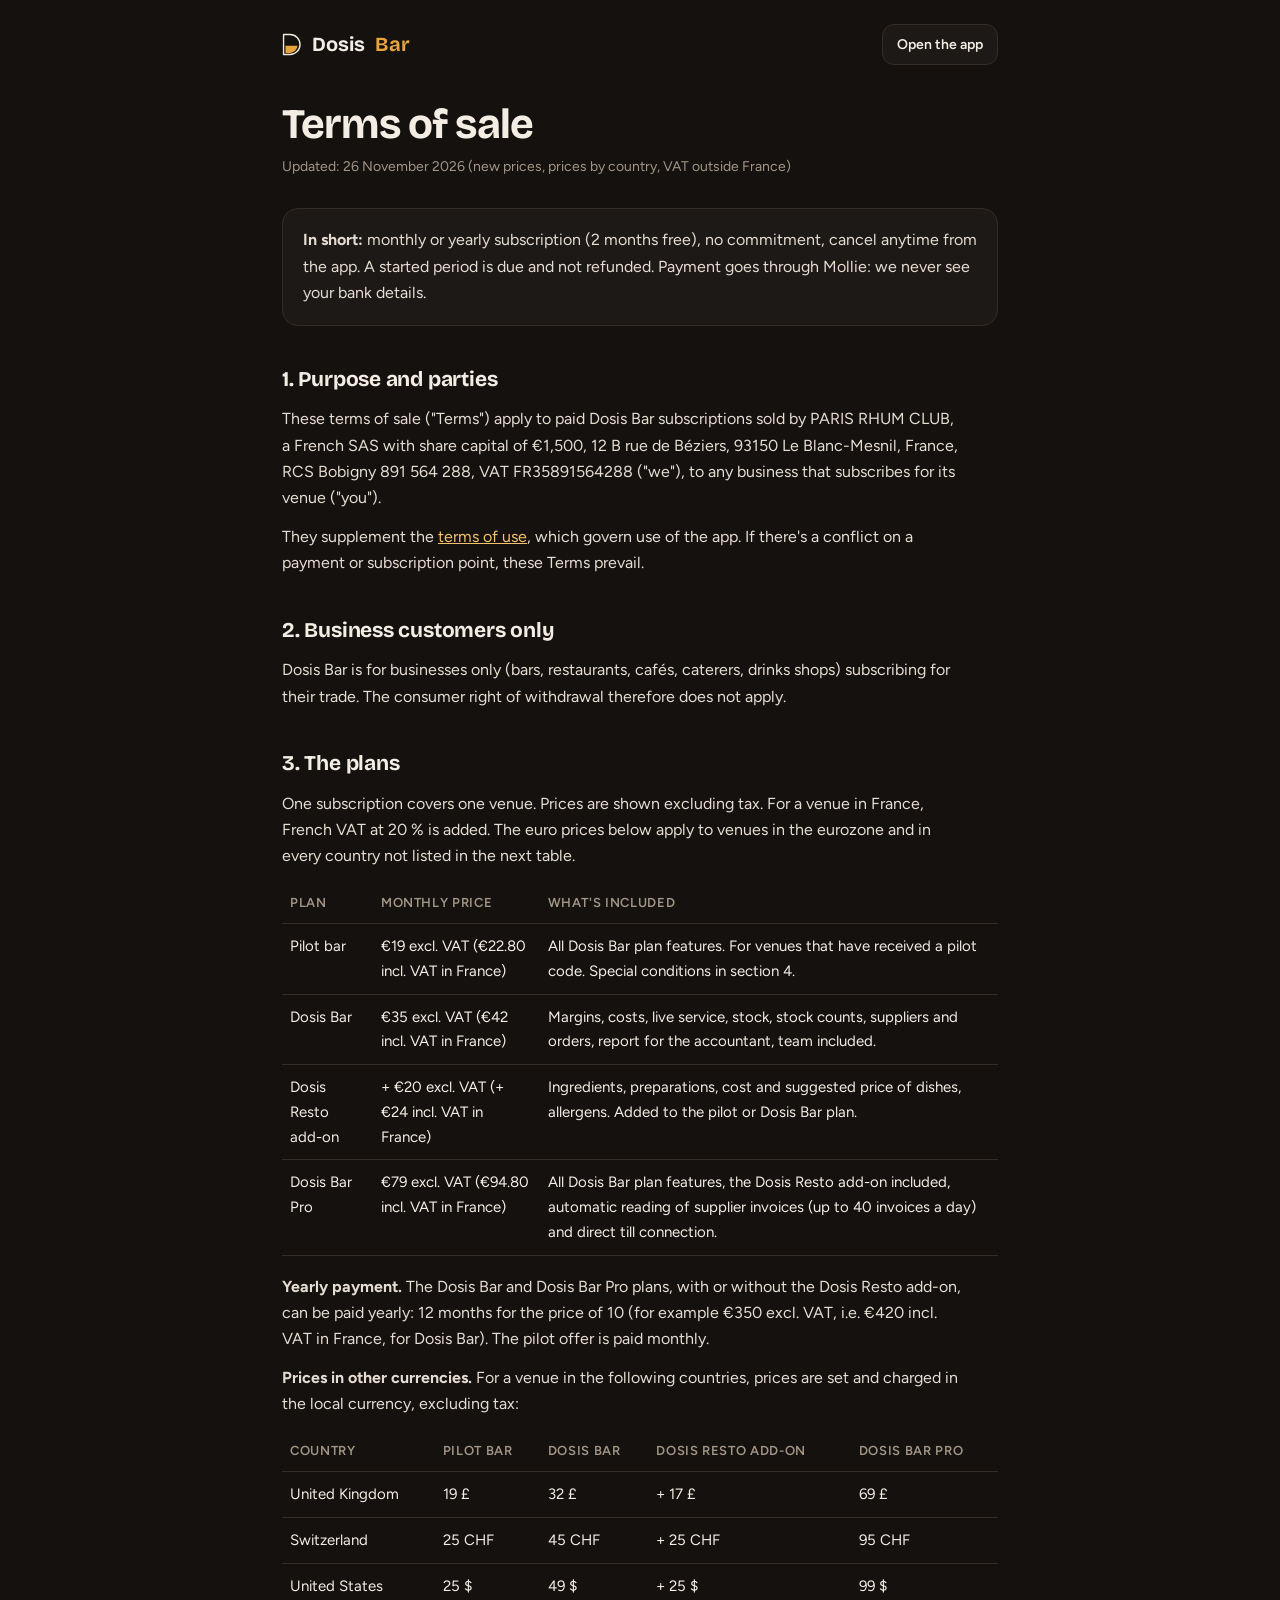
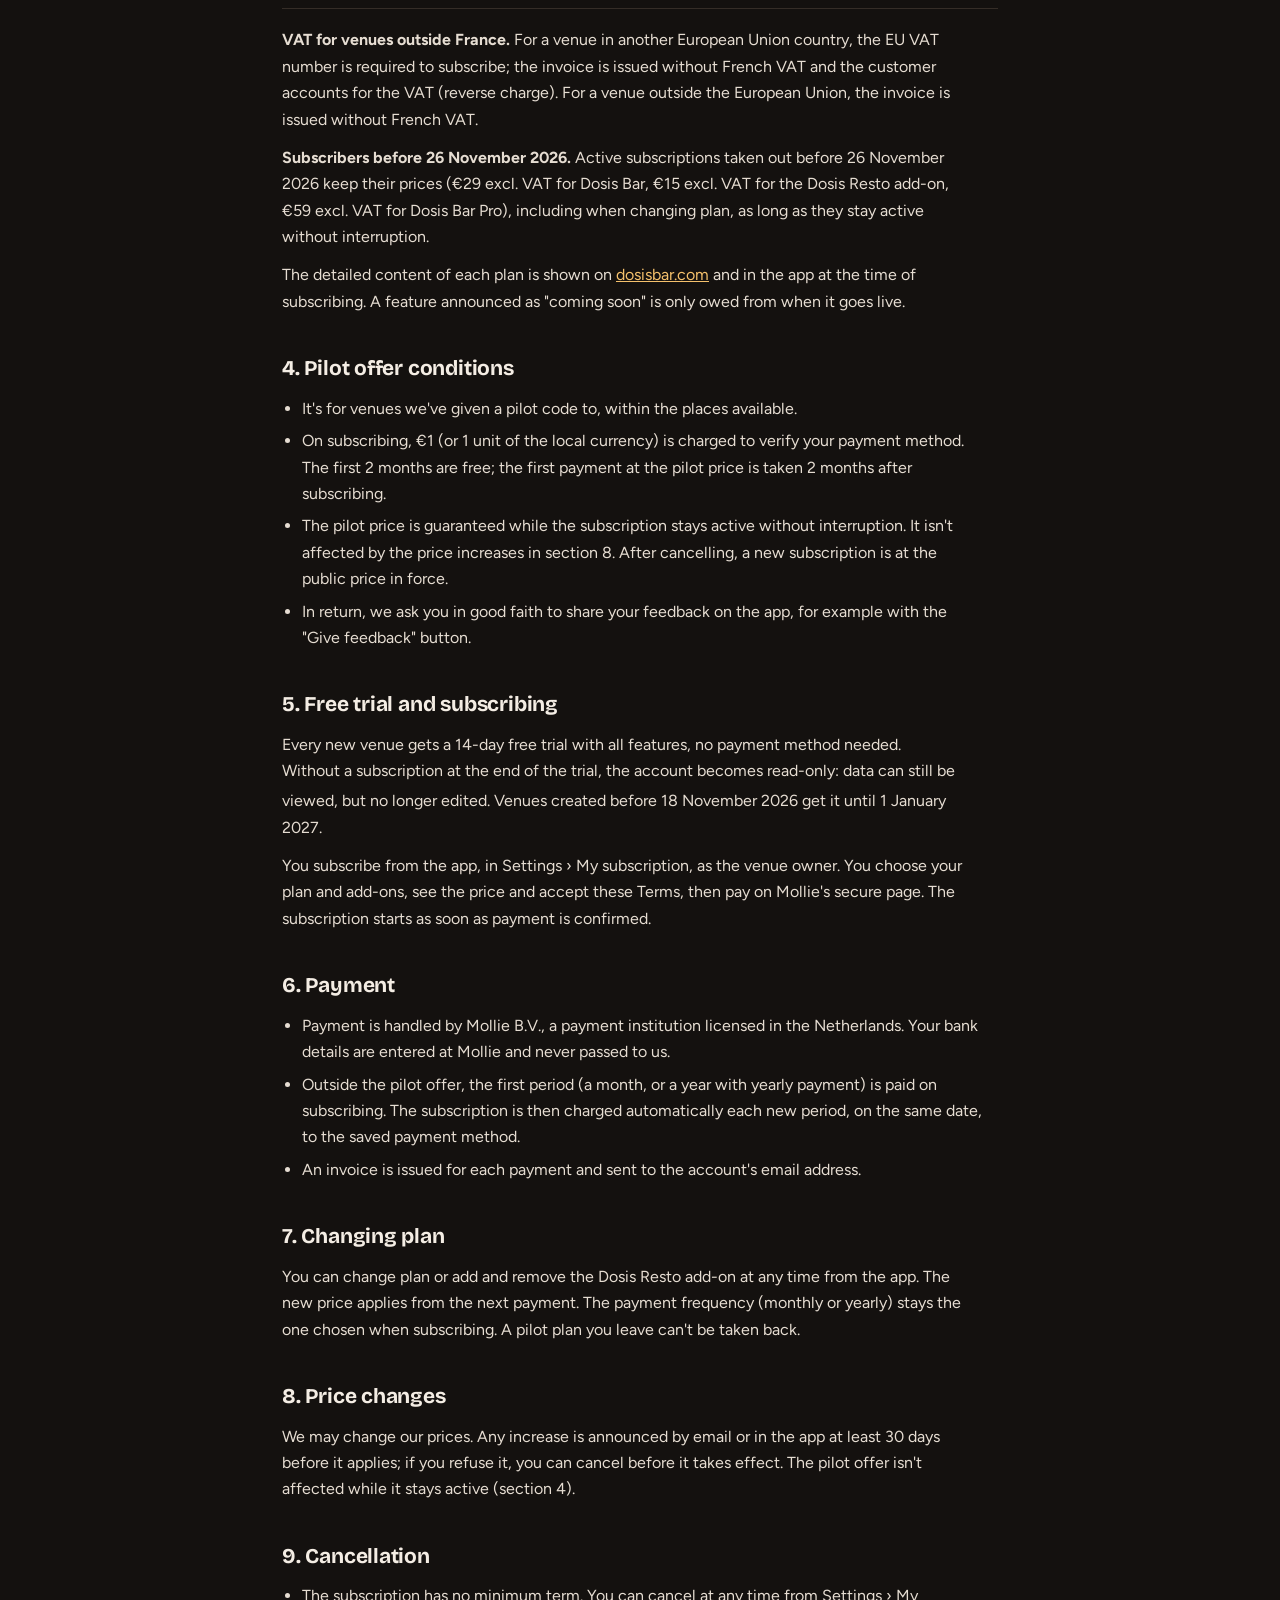
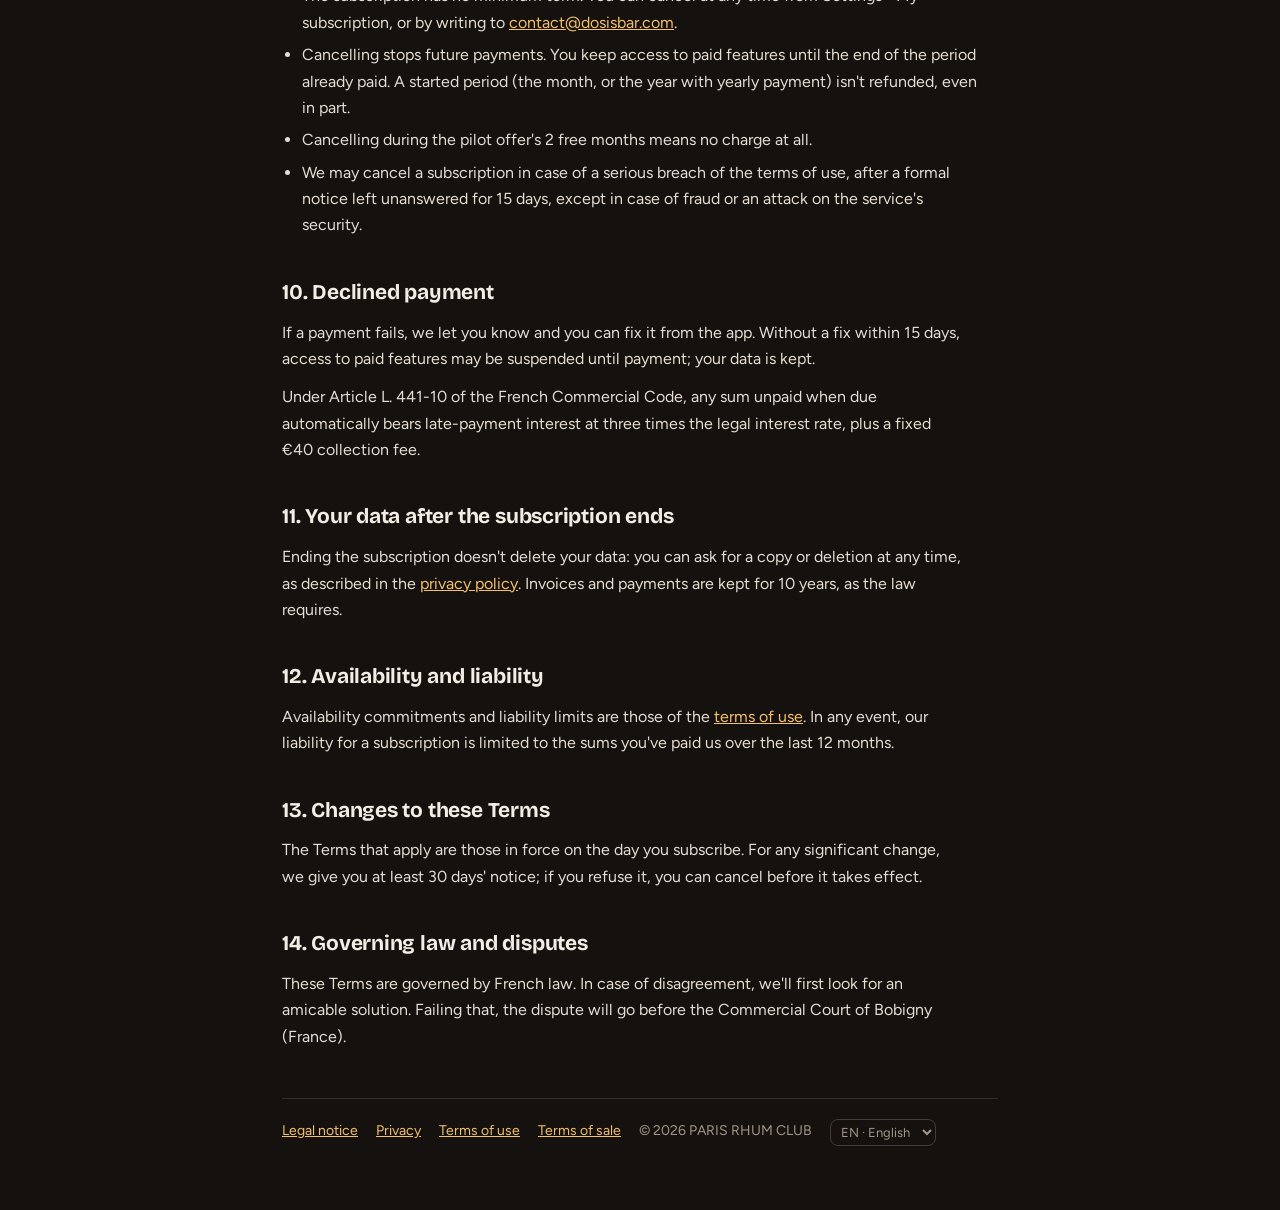
<file: cgv.html>
<!DOCTYPE html>
<html lang="fr">
<head>
<meta charset="utf-8">
<meta name="viewport" content="width=device-width, initial-scale=1, viewport-fit=cover">
<meta name="theme-color" content="#14110F">
<title>Conditions générales de vente — Dosis Bar</title>
<link rel="icon" href="icons/favicon.svg" type="image/svg+xml">
<link rel="icon" href="icons/icon-192.png" type="image/png">
<link rel="stylesheet" href="css/doc.css">
<script src="js/pays.js?v=1"></script>
<script src="js/i18n.js?v=1"></script>
<style>.langsw{font:inherit;font-size:13px;padding:4px 6px;border-radius:8px;border:1px solid rgba(128,128,128,.4);background:transparent;color:inherit;cursor:pointer}.langsw option{color:#111}</style>
</head>
<body>
<div class="top"><a class="logo" href="./"><img class="lmark" src="icons/logo-bar.svg" width="20" height="23" alt="">Dosis <span>Bar</span></a><a class="back" href="app.html">Ouvrir l'app</a></div>
<h1>Conditions générales de vente</h1>
<p class="maj">Mise à jour : 26 novembre 2026 (nouveaux prix, prix par pays, TVA hors de France)</p>

<div class="box"><p><b>En bref :</b> abonnement au mois ou à l'année (2 mois offerts), sans engagement, résiliable à tout moment depuis l'application. La période commencée reste due et n'est pas remboursée. Le paiement passe par Mollie : nous ne voyons jamais vos coordonnées bancaires.</p></div>

<h2>1. Objet et parties</h2>
<p>Les présentes conditions générales de vente («&nbsp;CGV&nbsp;») s'appliquent aux abonnements payants à Dosis Bar, vendus par PARIS RHUM CLUB, SAS au capital de 1 500 €, 12 B rue de Béziers, 93150 Le Blanc-Mesnil, RCS Bobigny 891 564 288, TVA FR35891564288 («&nbsp;nous&nbsp;»), à tout professionnel qui souscrit pour son établissement («&nbsp;vous&nbsp;»).</p>
<p>Elles complètent les <a href="conditions.html">conditions d'utilisation</a>, qui règlent l'usage de l'application. En cas de contradiction sur un point de paiement ou d'abonnement, les présentes CGV prévalent.</p>

<h2>2. Clients professionnels uniquement</h2>
<p>Dosis Bar est réservé aux professionnels (bars, restaurants, cafés, traiteurs, commerces de boissons) qui souscrivent pour les besoins de leur activité. Le droit de rétractation prévu par le Code de la consommation pour les consommateurs ne s'applique donc pas.</p>

<h2>3. Les offres</h2>
<p>Un abonnement couvre un établissement. Les prix sont exprimés hors taxes. Pour un établissement situé en France, la TVA française de 20 % s'y ajoute. Les prix en euros ci-dessous s'appliquent aux établissements de la zone euro et de tous les pays non cités au tableau suivant.</p>
<table>
  <tr><th>Formule</th><th>Prix mensuel</th><th>Contenu</th></tr>
  <tr><td>Bar pilote</td><td>19 € HT (22,80 € TTC en France)</td><td>Toutes les fonctions de la formule Dosis Bar. Réservée aux établissements qui ont reçu un code pilote. Conditions particulières à l'article 4.</td></tr>
  <tr><td>Dosis Bar</td><td>35 € HT (42 € TTC en France)</td><td>Marges, charges, service en direct, stock, inventaires, fournisseurs et commandes, bilan pour le comptable, équipe incluse.</td></tr>
  <tr><td>Option Dosis Resto</td><td>+ 20 € HT (+ 24 € TTC en France)</td><td>Ingrédients, préparations, coût et prix conseillé des plats, allergènes. S'ajoute à la formule pilote ou Dosis Bar.</td></tr>
  <tr><td>Dosis Bar Pro</td><td>79 € HT (94,80 € TTC en France)</td><td>Toutes les fonctions de la formule Dosis Bar, l'option Dosis Resto incluse, la lecture automatique des factures fournisseurs (dans la limite de 40 factures par jour) et la connexion directe de la caisse enregistreuse.</td></tr>
</table>
<p><b>Paiement à l'année.</b> Les formules Dosis Bar et Dosis Bar Pro, avec ou sans l'option Dosis Resto, peuvent être payées à l'année : 12 mois pour le prix de 10 (par exemple 350 € HT, soit 420 € TTC en France, pour Dosis Bar). L'offre pilote se paie au mois.</p>
<p><b>Prix dans d'autres monnaies.</b> Pour un établissement situé dans les pays suivants, les prix sont fixés et prélevés dans la monnaie du pays, hors taxes :</p>
<table>
  <tr><th>Pays</th><th>Bar pilote</th><th>Dosis Bar</th><th>Option Dosis Resto</th><th>Dosis Bar Pro</th></tr>
  <tr><td>Royaume-Uni</td><td>19 £</td><td>32 £</td><td>+ 17 £</td><td>69 £</td></tr>
  <tr><td>Suisse</td><td>25 CHF</td><td>45 CHF</td><td>+ 25 CHF</td><td>95 CHF</td></tr>
  <tr><td>États-Unis</td><td>25 $</td><td>49 $</td><td>+ 25 $</td><td>99 $</td></tr>
</table>
<p><b>TVA pour les établissements hors de France.</b> Pour un établissement situé dans un autre pays de l'Union européenne, le numéro de TVA intracommunautaire est obligatoire pour s'abonner ; la facture est émise sans TVA française et la TVA est due par le client (autoliquidation). Pour un établissement situé hors de l'Union européenne, la facture est émise sans TVA française.</p>
<p><b>Abonnés avant le 26 novembre 2026.</b> Les abonnements actifs souscrits avant le 26 novembre 2026 gardent leurs prix (29 € HT pour Dosis Bar, 15 € HT pour l'option Dosis Resto, 59 € HT pour Dosis Bar Pro), y compris en cas de changement de formule, tant qu'ils restent actifs sans interruption.</p>
<p>Le contenu détaillé de chaque formule est présenté sur <a href="./#tarifs">dosisbar.com</a> et dans l'application au moment de la souscription. Une fonction annoncée «&nbsp;bientôt&nbsp;» n'est due qu'à partir de sa mise en service.</p>

<h2>4. Conditions de l'offre pilote</h2>
<ul>
  <li>Elle est réservée aux établissements à qui nous avons remis un code pilote, dans la limite des places ouvertes.</li>
  <li>À la souscription, 1 € (ou 1 unité de la monnaie du pays) est débité pour valider votre moyen de paiement. Les 2 premiers mois sont offerts ; le premier prélèvement au prix pilote a lieu 2 mois après la souscription.</li>
  <li>Le prix pilote est garanti tant que l'abonnement reste actif sans interruption. Il ne subit pas les hausses de tarif prévues à l'article 8. Après une résiliation, une nouvelle souscription se fait au tarif public en vigueur.</li>
  <li>En contrepartie, nous vous demandons de bonne foi de partager vos retours sur l'application, par exemple avec le bouton «&nbsp;Donner mon avis&nbsp;».</li>
</ul>

<h2>5. Essai gratuit et souscription</h2>
<p>Chaque nouvel établissement bénéficie d'un essai gratuit de 14 jours avec toutes les fonctions, sans moyen de paiement. Sans abonnement à la fin de l'essai, le compte passe en lecture seule : les données restent consultables, mais ne peuvent plus être modifiées. Les établissements créés avant le 18 novembre 2026 en profitent jusqu'au 1<sup>er</sup> janvier 2027.</p>
<p>Vous souscrivez depuis l'application, dans Réglages › Mon abonnement, en tant que patron de l'établissement. Vous choisissez votre formule et vos options, prenez connaissance du prix et acceptez les présentes CGV, puis vous réglez sur la page sécurisée de Mollie. L'abonnement prend effet dès la confirmation du paiement.</p>

<h2>6. Paiement</h2>
<ul>
  <li>Le paiement est traité par Mollie B.V., établissement de paiement agréé aux Pays-Bas. Vos coordonnées bancaires sont saisies chez Mollie et ne nous sont jamais transmises.</li>
  <li>Hors offre pilote, la première période (un mois, ou un an en paiement à l'année) est payée à la souscription. L'abonnement est ensuite prélevé automatiquement à chaque nouvelle période, à la même date, sur le moyen de paiement enregistré.</li>
  <li>Une facture est émise pour chaque paiement et envoyée à l'adresse email du compte.</li>
</ul>

<h2>7. Changer de formule</h2>
<p>Vous pouvez changer de formule ou ajouter et retirer l'option Dosis Resto à tout moment depuis l'application. Le nouveau prix s'applique à partir du prochain prélèvement. Le rythme de paiement (au mois ou à l'année) reste celui choisi à la souscription. Une formule pilote quittée ne peut pas être reprise.</p>

<h2>8. Évolution des prix</h2>
<p>Nous pouvons faire évoluer nos tarifs. Toute hausse vous est annoncée par email ou dans l'application au moins 30 jours avant de s'appliquer ; si vous la refusez, vous pouvez résilier avant sa date d'effet. L'offre pilote n'est pas concernée, tant qu'elle reste active (article 4).</p>

<h2>9. Résiliation</h2>
<ul>
  <li>L'abonnement est sans engagement de durée. Vous le résiliez à tout moment depuis Réglages › Mon abonnement, ou en écrivant à <a href="mailto:contact@dosisbar.com">contact@dosisbar.com</a>.</li>
  <li>La résiliation arrête les prélèvements suivants. Vous gardez l'accès aux fonctions payantes jusqu'à la fin de la période déjà payée. La période commencée (le mois, ou l'année en paiement à l'année) n'est pas remboursée, même partiellement.</li>
  <li>Une résiliation pendant les 2 mois offerts de l'offre pilote n'entraîne aucun prélèvement.</li>
  <li>Nous pouvons résilier un abonnement en cas de manquement grave aux conditions d'utilisation, après mise en demeure restée sans effet pendant 15 jours, sauf fraude ou atteinte à la sécurité du service.</li>
</ul>

<h2>10. Paiement refusé</h2>
<p>Si un prélèvement échoue, nous vous prévenons et vous pouvez régulariser depuis l'application. Sans régularisation dans les 15 jours, l'accès aux fonctions payantes peut être suspendu jusqu'au paiement ; vos données sont conservées.</p>
<p>Conformément à l'article L. 441-10 du Code de commerce, toute somme non payée à l'échéance porte de plein droit des pénalités de retard égales à trois fois le taux d'intérêt légal, ainsi qu'une indemnité forfaitaire de 40 € pour frais de recouvrement.</p>

<h2>11. Vos données après la fin de l'abonnement</h2>
<p>La fin de l'abonnement ne supprime pas vos données : vous pouvez en demander une copie ou la suppression à tout moment, comme décrit dans la <a href="confidentialite.html">politique de confidentialité</a>. Les factures et paiements sont conservés 10 ans, comme l'exige la loi.</p>

<h2>12. Disponibilité et responsabilité</h2>
<p>Les engagements de disponibilité et les limites de responsabilité sont ceux des <a href="conditions.html">conditions d'utilisation</a>. En tout état de cause, notre responsabilité au titre d'un abonnement est limitée aux sommes que vous nous avez payées au cours des 12 derniers mois.</p>

<h2>13. Modification des CGV</h2>
<p>Les CGV applicables sont celles en vigueur au jour de la souscription. En cas de modification importante, nous vous prévenons au moins 30 jours à l'avance ; si vous la refusez, vous pouvez résilier avant sa date d'effet.</p>

<h2>14. Droit applicable et litiges</h2>
<p>Les présentes CGV sont soumises au droit français. En cas de désaccord, nous chercherons d'abord une solution amiable. À défaut, le litige sera porté devant le tribunal de commerce de Bobigny.</p>

<footer><a href="mentions-legales.html">Mentions légales</a><a href="confidentialite.html">Confidentialité</a><a href="conditions.html">Conditions d'utilisation</a><a href="cgv.html">CGV</a><span>© 2026 PARIS RHUM CLUB</span><span data-lang-switch></span></footer>
</body>
</html>
</file>
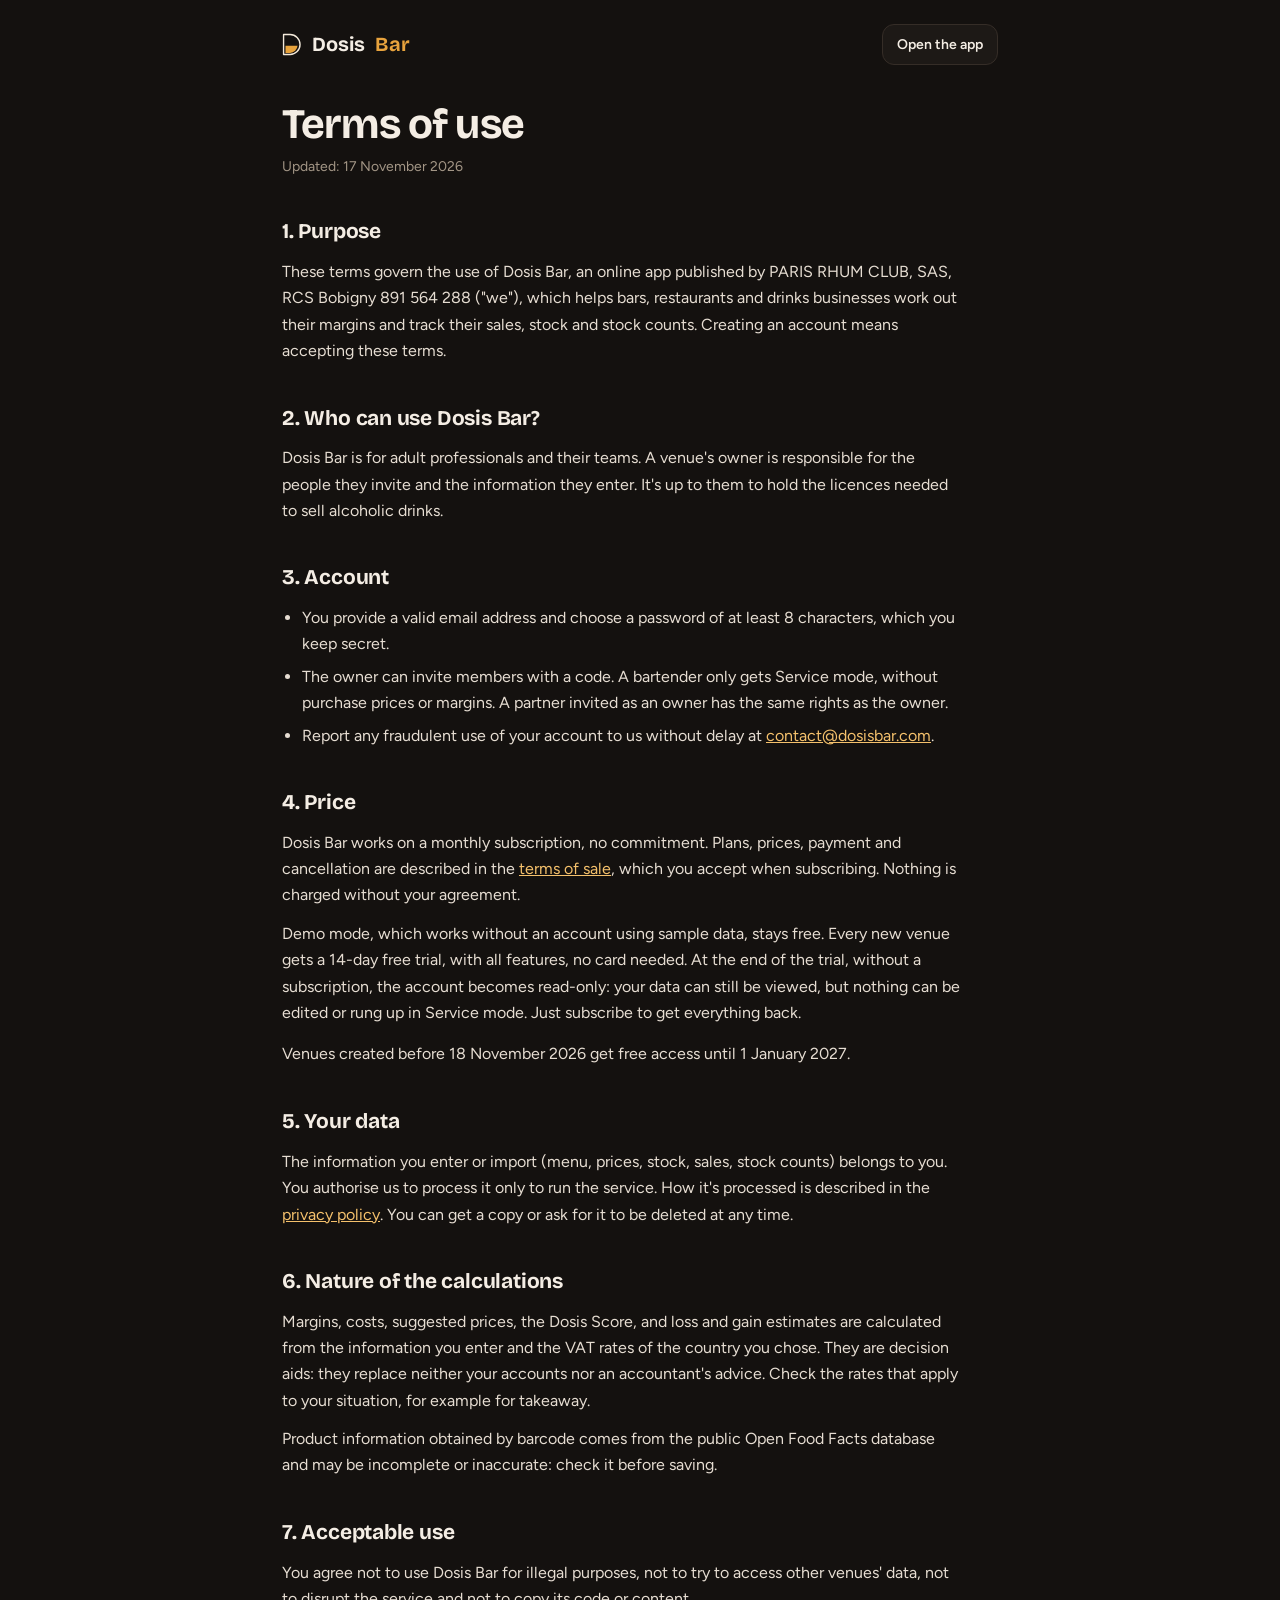
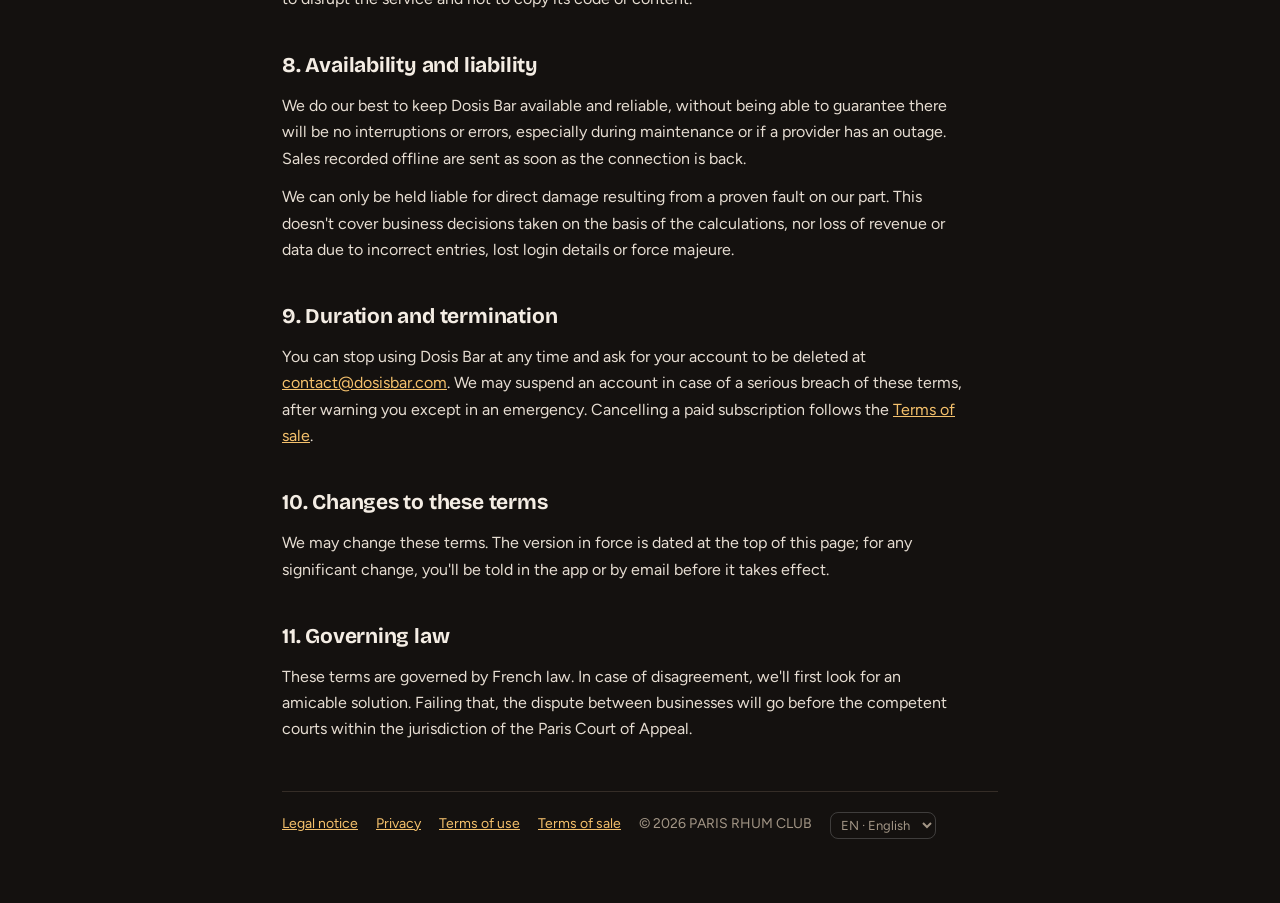
<file: conditions.html>
<!DOCTYPE html>
<html lang="fr">
<head>
<meta charset="utf-8">
<meta name="viewport" content="width=device-width, initial-scale=1, viewport-fit=cover">
<meta name="theme-color" content="#14110F">
<title>Conditions d'utilisation — Dosis Bar</title>
<link rel="icon" href="icons/favicon.svg" type="image/svg+xml">
<link rel="icon" href="icons/icon-192.png" type="image/png">
<link rel="stylesheet" href="css/doc.css">
<script src="js/pays.js?v=1"></script>
<script src="js/i18n.js?v=1"></script>
<style>.langsw{font:inherit;font-size:13px;padding:4px 6px;border-radius:8px;border:1px solid rgba(128,128,128,.4);background:transparent;color:inherit;cursor:pointer}.langsw option{color:#111}</style>
</head>
<body>
<div class="top"><a class="logo" href="./"><img class="lmark" src="icons/logo-bar.svg" width="20" height="23" alt="">Dosis <span>Bar</span></a><a class="back" href="app.html">Ouvrir l'app</a></div>
<h1>Conditions d'utilisation</h1>
<p class="maj">Mise à jour : 17 novembre 2026</p>

<h2>1. Objet</h2>
<p>Les présentes conditions régissent l'utilisation de Dosis Bar, application en ligne éditée par PARIS RHUM CLUB, SAS, RCS Bobigny 891 564 288 (« nous »), qui aide les bars, restaurants et commerces de boissons à calculer leurs marges, suivre leurs ventes, leur stock et leurs inventaires. Créer un compte vaut acceptation de ces conditions.</p>

<h2>2. Qui peut utiliser Dosis Bar ?</h2>
<p>Dosis Bar s'adresse aux professionnels majeurs et à leurs équipes. Le patron d'un établissement est responsable des personnes qu'il invite et des informations qu'il saisit. Il lui appartient de détenir les licences nécessaires à la vente de boissons alcoolisées.</p>

<h2>3. Compte</h2>
<ul>
  <li>Vous fournissez une adresse email valide et choisissez un mot de passe d'au moins 8 caractères, que vous gardez secret.</li>
  <li>Le patron peut inviter des membres avec un code. Un barman n'accède qu'au mode Service, sans les prix d'achat ni les marges. Un associé invité comme patron a les mêmes droits que le patron.</li>
  <li>Signalez-nous sans attendre toute utilisation frauduleuse de votre compte à <a href="mailto:contact@dosisbar.com">contact@dosisbar.com</a>.</li>
</ul>

<h2>4. Prix</h2>
<p>Dosis Bar fonctionne par abonnement mensuel, sans engagement. Les formules, les prix, le paiement et la résiliation sont décrits dans les <a href="cgv.html">conditions générales de vente</a>, que vous acceptez au moment de vous abonner. Rien ne vous est facturé sans votre accord.</p>
<p>Le mode démo, qui fonctionne sans compte avec des données d'exemple, reste gratuit. Chaque nouvel établissement bénéficie d'un essai gratuit de 14 jours, avec toutes les fonctions, sans carte bancaire. À la fin de l'essai, sans abonnement, le compte passe en lecture seule : vos données restent consultables, mais plus rien ne peut être modifié ni encaissé dans le mode Service. Il suffit de s'abonner pour tout retrouver.</p>
<p>Les établissements créés avant le 18 novembre 2026 profitent de l'accès gratuit jusqu'au 1<sup>er</sup> janvier 2027.</p>

<h2>5. Vos données</h2>
<p>Les informations que vous saisissez ou importez (carte, prix, stocks, ventes, inventaires) vous appartiennent. Vous nous autorisez à les traiter uniquement pour faire fonctionner le service. Leur traitement est décrit dans la <a href="confidentialite.html">politique de confidentialité</a>. Vous pouvez en obtenir une copie ou en demander la suppression à tout moment.</p>

<h2>6. Nature des calculs</h2>
<p>Les marges, coûts, prix conseillés, Dosis Score, estimations de pertes et de gains sont calculés à partir des informations que vous saisissez et de taux de TVA usuels (10 % et 20 %). Ce sont des aides à la décision : ils ne remplacent ni votre comptabilité ni l'avis d'un expert-comptable. Vérifiez les taux applicables à votre situation, par exemple pour la vente à emporter.</p>
<p>Les informations produits obtenues par code-barres proviennent de la base publique Open Food Facts et peuvent être incomplètes ou inexactes : vérifiez-les avant de les enregistrer.</p>

<h2>7. Bon usage</h2>
<p>Vous vous engagez à ne pas utiliser Dosis Bar à des fins illégales, à ne pas tenter d'accéder aux données d'autres établissements, à ne pas perturber le service et à ne pas en copier le code ou le contenu.</p>

<h2>8. Disponibilité et responsabilité</h2>
<p>Nous faisons notre possible pour que Dosis Bar soit disponible et fiable, sans pouvoir garantir l'absence d'interruption ou d'erreur, notamment lors des maintenances ou en cas de panne d'un prestataire. Les ventes saisies sans réseau sont envoyées dès le retour de la connexion.</p>
<p>Notre responsabilité ne peut être engagée que pour les dommages directs résultant d'une faute prouvée de notre part. Elle ne couvre pas les décisions commerciales prises sur la base des calculs, ni les pertes de chiffre d'affaires ou de données dues à une mauvaise saisie, à la perte de vos identifiants ou à un cas de force majeure.</p>

<h2>9. Durée et résiliation</h2>
<p>Vous pouvez cesser d'utiliser Dosis Bar à tout moment et demander la suppression de votre compte à <a href="mailto:contact@dosisbar.com">contact@dosisbar.com</a>. Nous pouvons suspendre un compte en cas de manquement grave à ces conditions, après vous avoir prévenu sauf urgence. La résiliation d'un abonnement payant suit les <a href="cgv.html">CGV</a>.</p>

<h2>10. Modification des conditions</h2>
<p>Nous pouvons faire évoluer ces conditions. La version en vigueur est datée en haut de cette page ; en cas de changement important, vous en êtes informé dans l'application ou par email avant son entrée en vigueur.</p>

<h2>11. Droit applicable</h2>
<p>Ces conditions sont soumises au droit français. En cas de désaccord, nous chercherons d'abord une solution amiable. À défaut, le litige entre professionnels sera porté devant les tribunaux compétents du ressort de la cour d'appel de Paris.</p>

<footer><a href="mentions-legales.html">Mentions légales</a><a href="confidentialite.html">Confidentialité</a><a href="conditions.html">Conditions d'utilisation</a><a href="cgv.html">CGV</a><span>© 2026 PARIS RHUM CLUB</span><span data-lang-switch></span></footer>
</body>
</html>
</file>
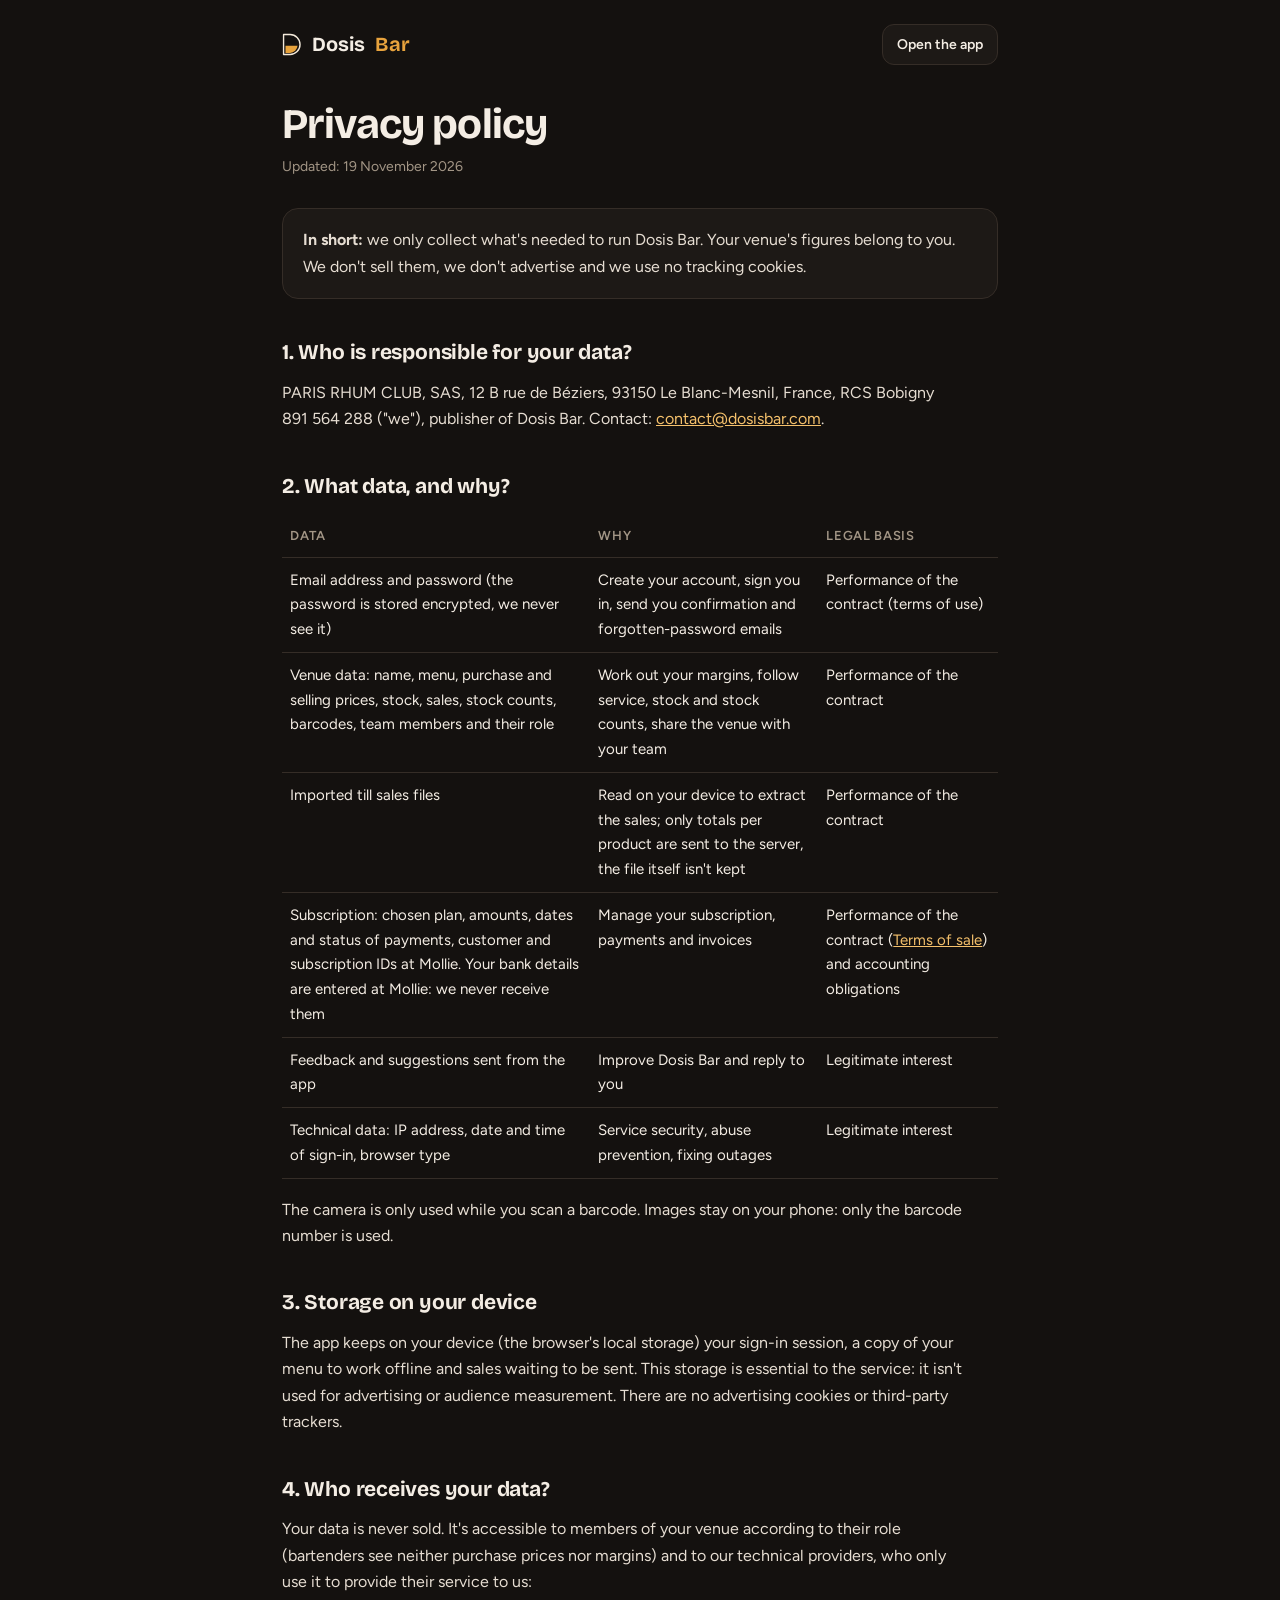
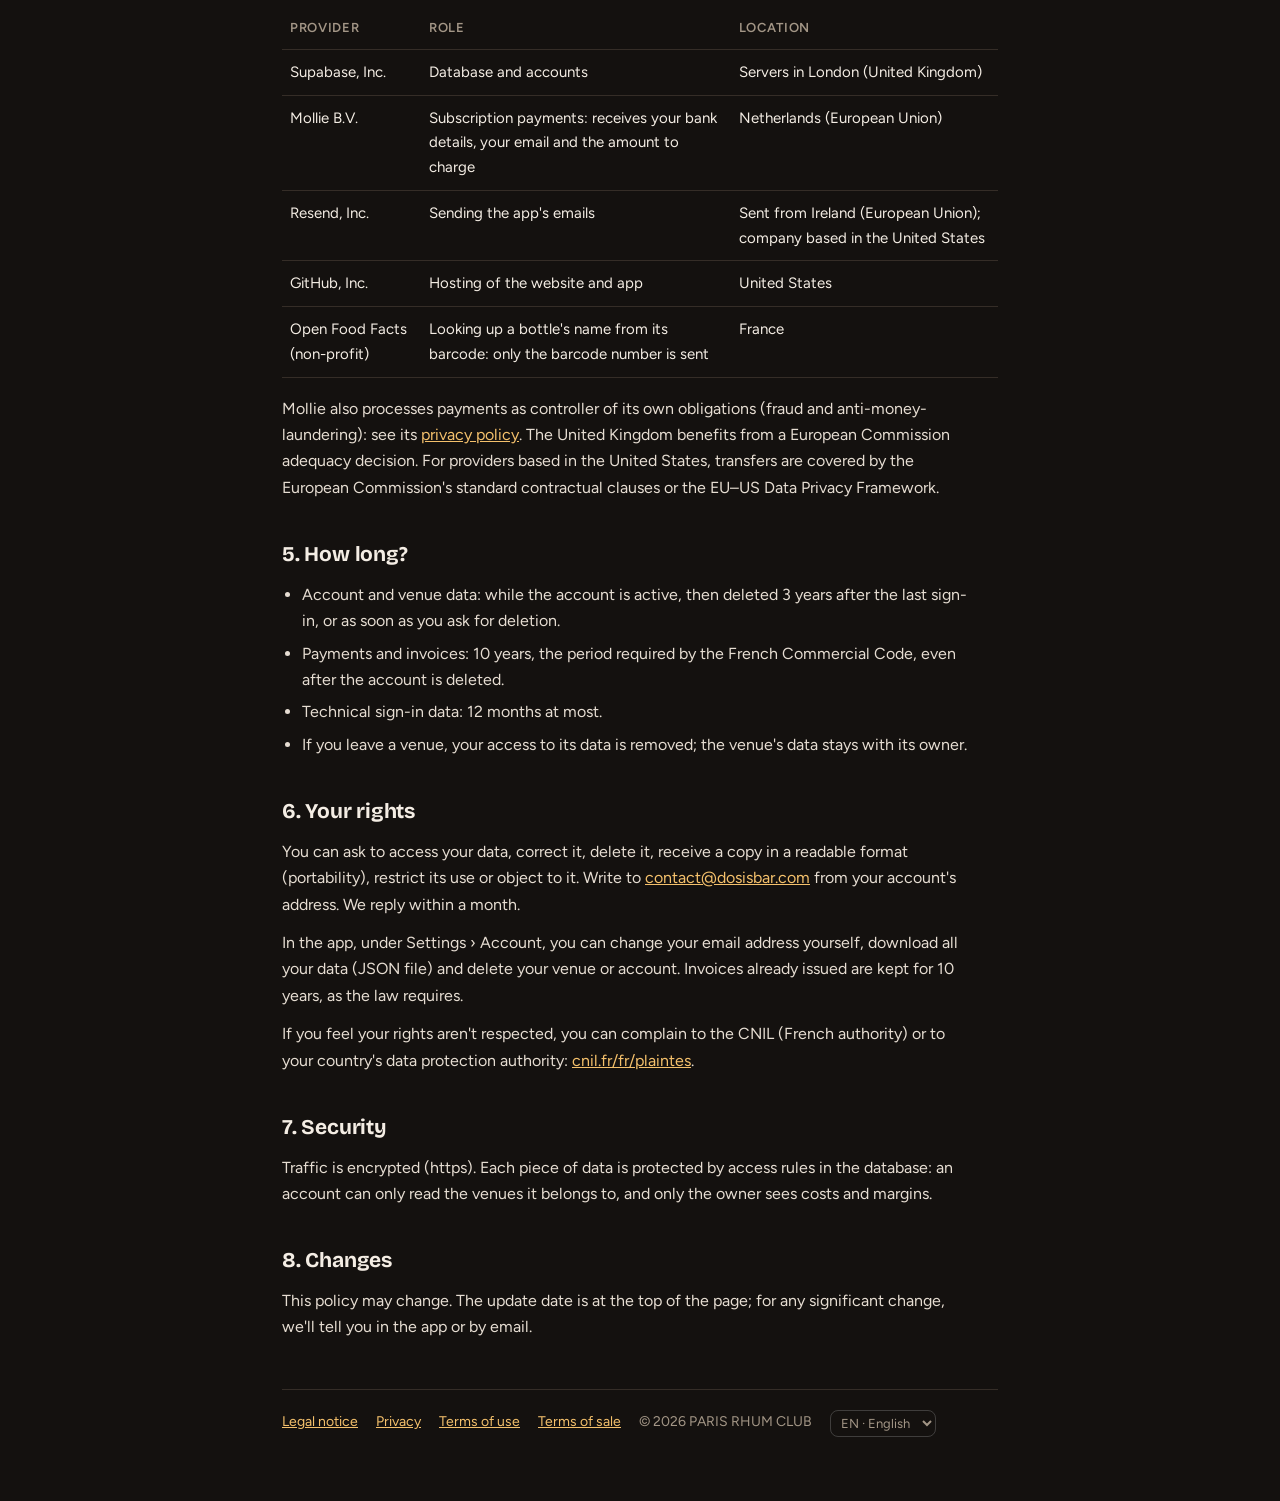
<file: confidentialite.html>
<!DOCTYPE html>
<html lang="fr">
<head>
<meta charset="utf-8">
<meta name="viewport" content="width=device-width, initial-scale=1, viewport-fit=cover">
<meta name="theme-color" content="#14110F">
<title>Politique de confidentialité — Dosis Bar</title>
<link rel="icon" href="icons/favicon.svg" type="image/svg+xml">
<link rel="icon" href="icons/icon-192.png" type="image/png">
<link rel="stylesheet" href="css/doc.css">
<script src="js/pays.js?v=1"></script>
<script src="js/i18n.js?v=1"></script>
<style>.langsw{font:inherit;font-size:13px;padding:4px 6px;border-radius:8px;border:1px solid rgba(128,128,128,.4);background:transparent;color:inherit;cursor:pointer}.langsw option{color:#111}</style>
</head>
<body>
<div class="top"><a class="logo" href="./"><img class="lmark" src="icons/logo-bar.svg" width="20" height="23" alt="">Dosis <span>Bar</span></a><a class="back" href="app.html">Ouvrir l'app</a></div>
<h1>Politique de confidentialité</h1>
<p class="maj">Mise à jour : 19 novembre 2026</p>

<div class="box"><p><b>En bref :</b> nous collectons seulement ce qu'il faut pour faire fonctionner Dosis Bar. Les chiffres de votre établissement vous appartiennent. Nous ne les vendons pas, nous ne faisons pas de publicité et nous n'utilisons aucun cookie de suivi.</p></div>

<h2>1. Qui est responsable de vos données ?</h2>
<p>PARIS RHUM CLUB, SAS, 12 B rue de Béziers, 93150 Le Blanc-Mesnil, RCS Bobigny 891 564 288 (« nous »), éditeur de Dosis Bar. Contact : <a href="mailto:contact@dosisbar.com">contact@dosisbar.com</a>.</p>

<h2>2. Quelles données et pourquoi ?</h2>
<table>
  <tr><th>Données</th><th>Pourquoi</th><th>Base légale</th></tr>
  <tr><td>Adresse email et mot de passe (le mot de passe est stocké chiffré, nous ne le voyons jamais)</td><td>Créer votre compte, vous connecter, vous envoyer les emails de confirmation et de mot de passe oublié</td><td>Exécution du contrat (conditions d'utilisation)</td></tr>
  <tr><td>Données de l'établissement : nom, carte, prix d'achat et de vente, stocks, ventes, inventaires, codes-barres, membres de l'équipe et leur rôle</td><td>Calculer vos marges, suivre le service, le stock et l'inventaire, partager l'établissement avec votre équipe</td><td>Exécution du contrat</td></tr>
  <tr><td>Fichiers de ventes de caisse importés</td><td>Lus sur votre appareil pour en extraire les ventes ; seuls les totaux par produit sont envoyés au serveur, le fichier lui-même n'est pas conservé</td><td>Exécution du contrat</td></tr>
  <tr><td>Abonnement : formule choisie, montants, dates et statut des paiements, identifiants de client et d'abonnement chez Mollie. Vos coordonnées bancaires sont saisies chez Mollie : nous ne les recevons jamais</td><td>Gérer votre abonnement, vos prélèvements et vos factures</td><td>Exécution du contrat (<a href="cgv.html">CGV</a>) et obligations comptables</td></tr>
  <tr><td>Avis et suggestions envoyés depuis l'application</td><td>Améliorer Dosis Bar et vous répondre</td><td>Intérêt légitime</td></tr>
  <tr><td>Données techniques : adresse IP, date et heure de connexion, type de navigateur</td><td>Sécurité du service, prévention des abus, résolution des pannes</td><td>Intérêt légitime</td></tr>
</table>
<p>L'appareil photo n'est utilisé que pendant que vous scannez un code-barres. Les images restent sur votre téléphone : seul le numéro du code-barres est utilisé.</p>

<h2>3. Stockage sur votre appareil</h2>
<p>L'application garde sur votre appareil (stockage local du navigateur) votre session de connexion, une copie de votre carte pour fonctionner sans réseau et les ventes en attente d'envoi. Ce stockage est indispensable au service : il ne sert ni à la publicité ni à la mesure d'audience. Il n'y a pas de cookie publicitaire ni de traceur tiers.</p>

<h2>4. Qui reçoit vos données ?</h2>
<p>Vos données ne sont jamais vendues. Elles sont accessibles aux membres de votre établissement selon leur rôle (le barman ne voit ni les prix d'achat ni les marges) et à nos prestataires techniques, qui ne les utilisent que pour nous fournir leur service :</p>
<table>
  <tr><th>Prestataire</th><th>Rôle</th><th>Lieu</th></tr>
  <tr><td>Supabase, Inc.</td><td>Base de données et comptes</td><td>Serveurs à Londres (Royaume-Uni)</td></tr>
  <tr><td>Mollie B.V.</td><td>Paiement des abonnements : reçoit vos coordonnées bancaires, votre email et le montant à prélever</td><td>Pays-Bas (Union européenne)</td></tr>
  <tr><td>Resend, Inc.</td><td>Envoi des emails de l'application</td><td>Envoi depuis l'Irlande (Union européenne) ; société établie aux États-Unis</td></tr>
  <tr><td>GitHub, Inc.</td><td>Hébergement du site et de l'application</td><td>États-Unis</td></tr>
  <tr><td>Open Food Facts (association)</td><td>Recherche du nom d'une bouteille à partir de son code-barres : seul le numéro du code-barres est envoyé</td><td>France</td></tr>
</table>
<p>Mollie traite aussi les paiements en tant que responsable de ses propres obligations (lutte contre la fraude et le blanchiment) : voir sa <a href="https://www.mollie.com/fr/privacy" rel="noopener">politique de confidentialité</a>. Le Royaume-Uni bénéficie d'une décision d'adéquation de la Commission européenne. Pour les prestataires établis aux États-Unis, les transferts sont encadrés par les clauses contractuelles types de la Commission européenne ou par le Data Privacy Framework UE–États-Unis.</p>

<h2>5. Combien de temps ?</h2>
<ul>
  <li>Compte et données de l'établissement : tant que le compte est actif, puis supprimés 3 ans après la dernière connexion, ou dès que vous demandez la suppression.</li>
  <li>Paiements et factures : 10 ans, durée imposée par le Code de commerce, même après la suppression du compte.</li>
  <li>Données techniques de connexion : 12 mois au plus.</li>
  <li>Si vous quittez un établissement, votre accès à ses données est supprimé ; les données de l'établissement restent à son patron.</li>
</ul>

<h2>6. Vos droits</h2>
<p>Vous pouvez demander à accéder à vos données, les corriger, les supprimer, en recevoir une copie dans un format lisible (portabilité), limiter leur utilisation ou vous y opposer. Écrivez à <a href="mailto:contact@dosisbar.com">contact@dosisbar.com</a> depuis l'adresse de votre compte. Nous répondons sous un mois.</p>
<p>Dans l'application, Réglages › Compte, vous pouvez vous-même changer votre adresse email, télécharger toutes vos données (fichier JSON) et supprimer votre établissement ou votre compte. Les factures déjà émises sont conservées 10 ans, comme la loi l'exige.</p>
<p>Si vous estimez que vos droits ne sont pas respectés, vous pouvez saisir la CNIL : <a href="https://www.cnil.fr/fr/plaintes" rel="noopener">cnil.fr/fr/plaintes</a>.</p>

<h2>7. Sécurité</h2>
<p>Les échanges sont chiffrés (https). Chaque donnée est protégée par des règles d'accès dans la base : un compte ne peut lire que les établissements dont il est membre, et seul le patron voit les coûts et les marges.</p>

<h2>8. Modifications</h2>
<p>Cette politique peut évoluer. La date de mise à jour figure en haut de la page ; en cas de changement important, nous vous prévenons dans l'application ou par email.</p>

<footer><a href="mentions-legales.html">Mentions légales</a><a href="confidentialite.html">Confidentialité</a><a href="conditions.html">Conditions d'utilisation</a><a href="cgv.html">CGV</a><span>© 2026 PARIS RHUM CLUB</span><span data-lang-switch></span></footer>
</body>
</html>
</file>
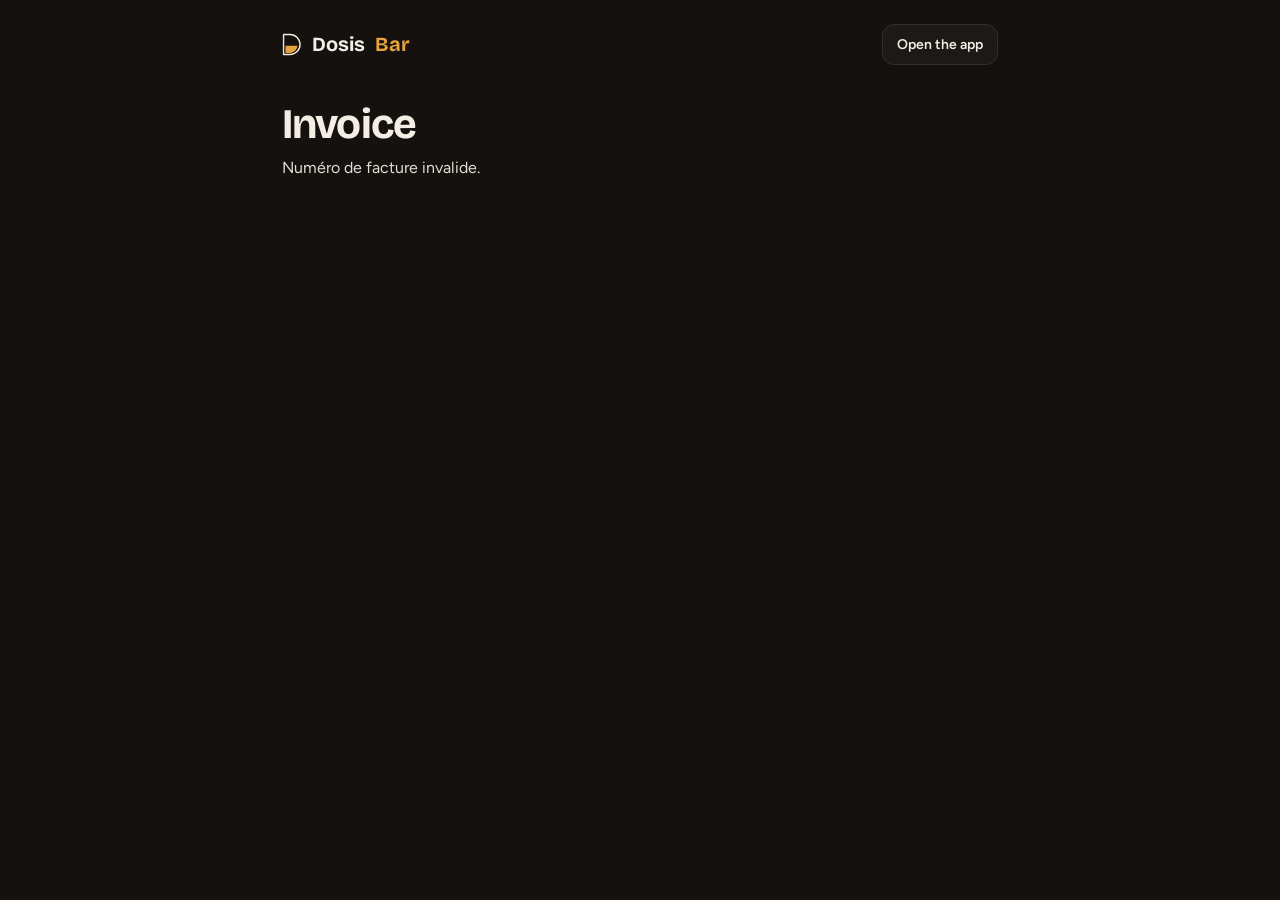
<file: facture.html>
<!DOCTYPE html>
<html lang="fr">
<head>
<meta charset="utf-8">
<meta name="viewport" content="width=device-width, initial-scale=1">
<meta name="robots" content="noindex">
<title>Facture — Dosis Bar</title>
<link rel="icon" href="icons/favicon.svg" type="image/svg+xml">
<link rel="icon" href="icons/icon-192.png" type="image/png">
<link rel="stylesheet" href="css/doc.css">
<script src="js/pays.js?v=1"></script>
<script src="js/i18n.js?v=1"></script>
<style>.langsw{font:inherit;font-size:13px;padding:4px 6px;border-radius:8px;border:1px solid rgba(128,128,128,.4);background:transparent;color:inherit;cursor:pointer}.langsw option{color:#111}</style>
</head>
<body>
<div class="top"><a class="logo" href="./"><img class="lmark" src="icons/logo-bar.svg" width="20" height="23" alt="">Dosis <span>Bar</span></a><a class="back" href="app.html">Ouvrir l'app</a></div>
<h1>Facture</h1>
<p id="msg">Chargement de la facture…</p>
<script src="js/vendor/supabase.js"></script>
<script src="js/config.js"></script>
<script>
"use strict";
(async () => {
  const msg = t => { document.getElementById("msg").innerHTML = t; };
  const n = new URLSearchParams(location.search).get("n") || "";
  if (!/^F\d{4}-\d{4,}$/.test(n)) return msg("Numéro de facture invalide.");
  const C = window.DOSIS_CONFIG || {};
  const sb = window.supabase.createClient(C.supabaseUrl, C.supabaseAnonKey, { auth: { persistSession: true, autoRefreshToken: true } });
  const { data: s } = await sb.auth.getSession();
  if (!s.session) return msg('Connectez-vous d\'abord dans <a href="app.html">l\'application Dosis Bar</a> sur cet appareil, puis rouvrez ce lien.');
  const { data, error } = await sb.from("factures").select("html").eq("numero", n).maybeSingle();
  if (error) return msg("Impossible de charger la facture. Vérifiez votre connexion et réessayez.");
  if (!data) return msg("Facture introuvable, ou elle ne concerne pas un établissement dont vous êtes le patron.");
  const bar = `<div class="noprint" style="max-width:720px;margin:0 auto;padding:14px 16px;display:flex;gap:10px;justify-content:space-between;font-family:Helvetica,Arial,sans-serif">
    <a href="app.html" style="color:#1d1916">← Retour à l'app</a>
    <button onclick="print()" style="font:inherit;font-weight:700;background:#1d1916;color:#fff;border:0;border-radius:10px;padding:10px 16px;cursor:pointer">Imprimer ou enregistrer en PDF</button></div>
    <style>@media print{.noprint{display:none!important}body{background:#fff!important}}</style>`;
  const html = data.html.replace(/(<body[^>]*>)/, "$1" + bar);
  document.open(); document.write(html); document.close();
})();
</script>
</body>
</html>
</file>
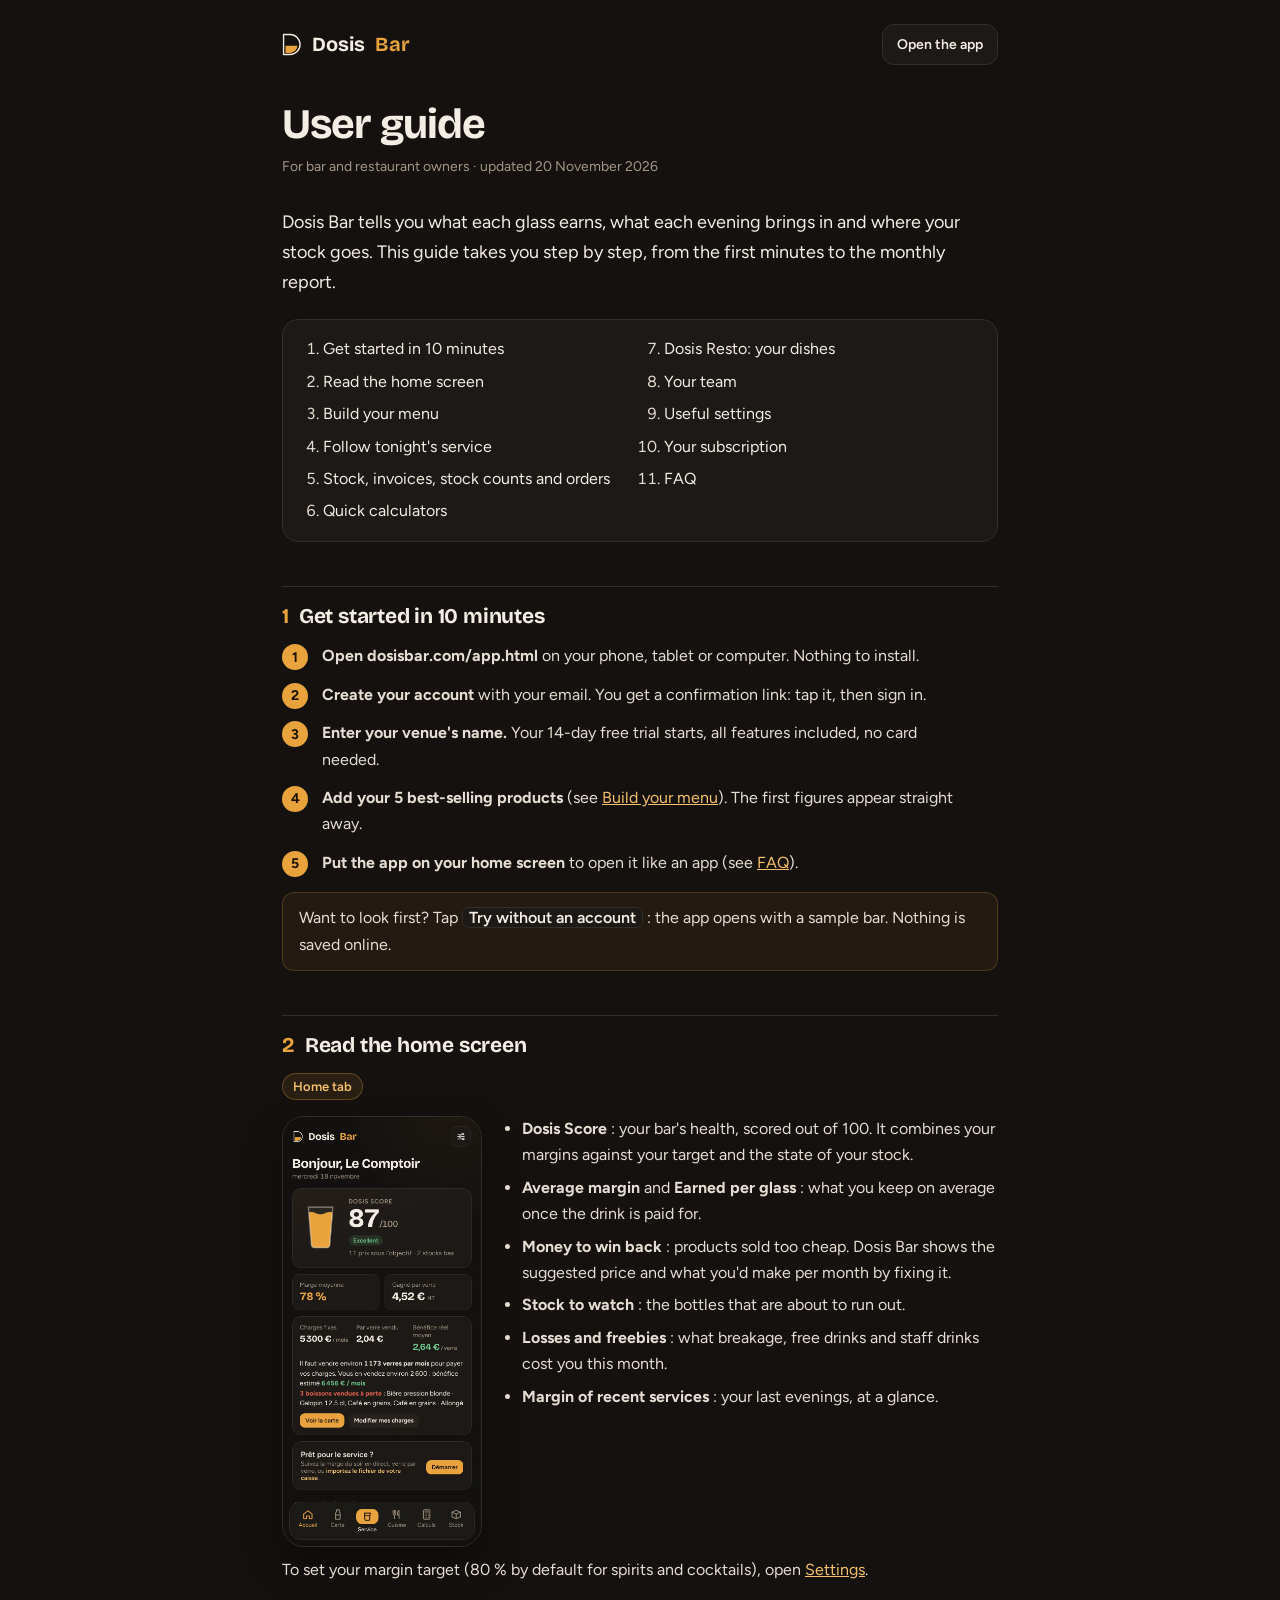
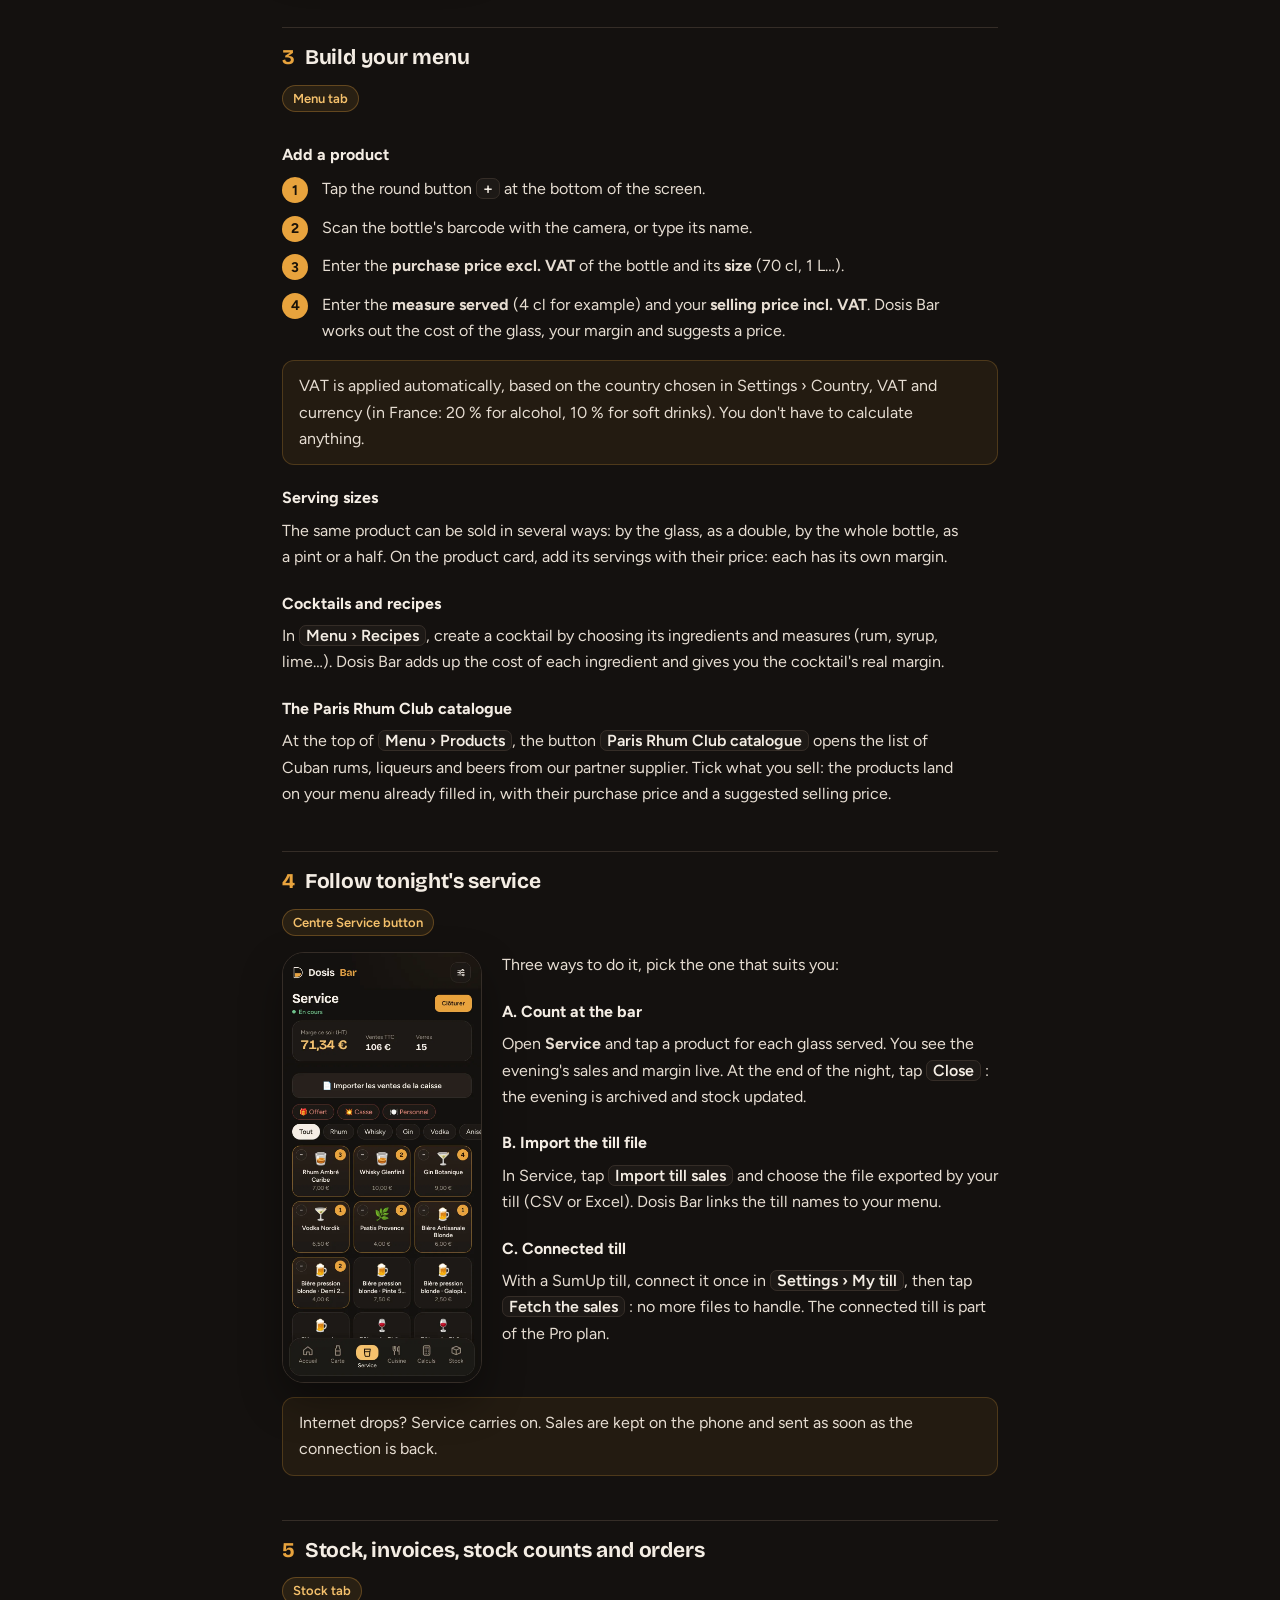
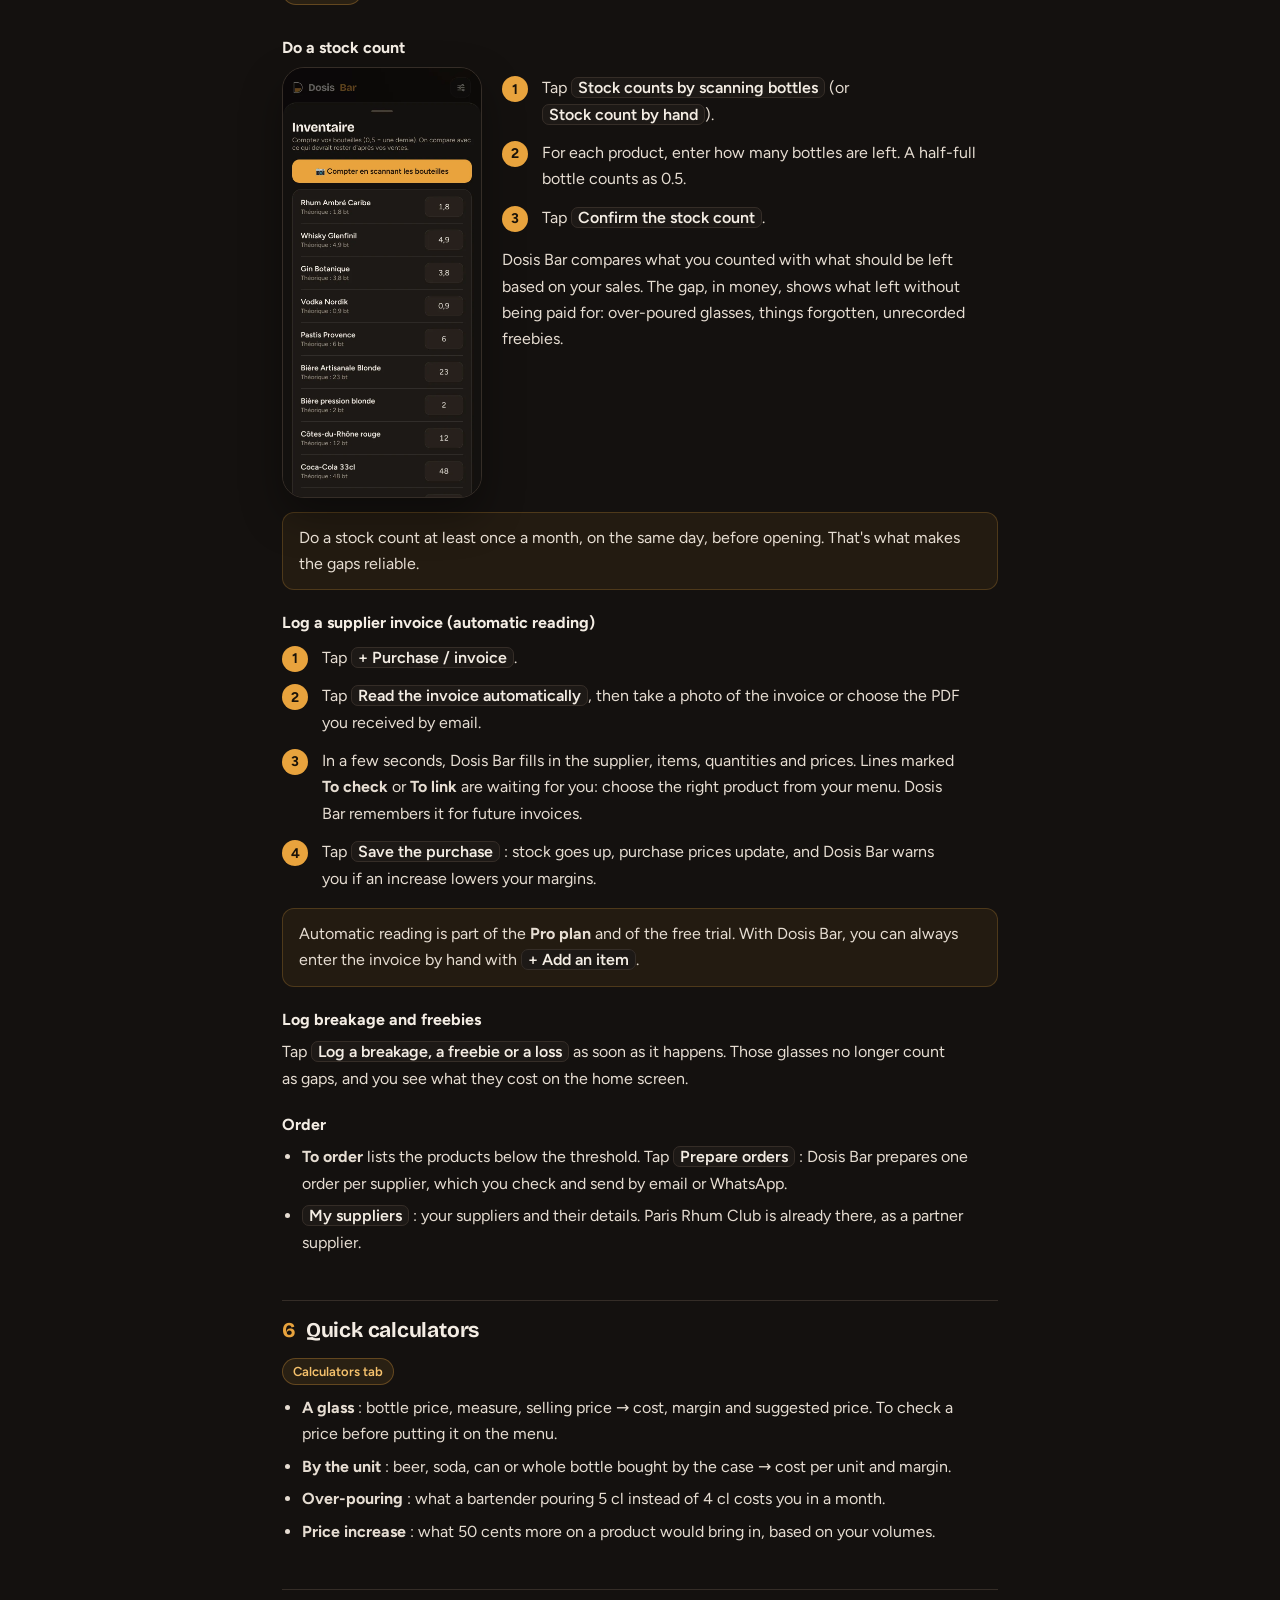
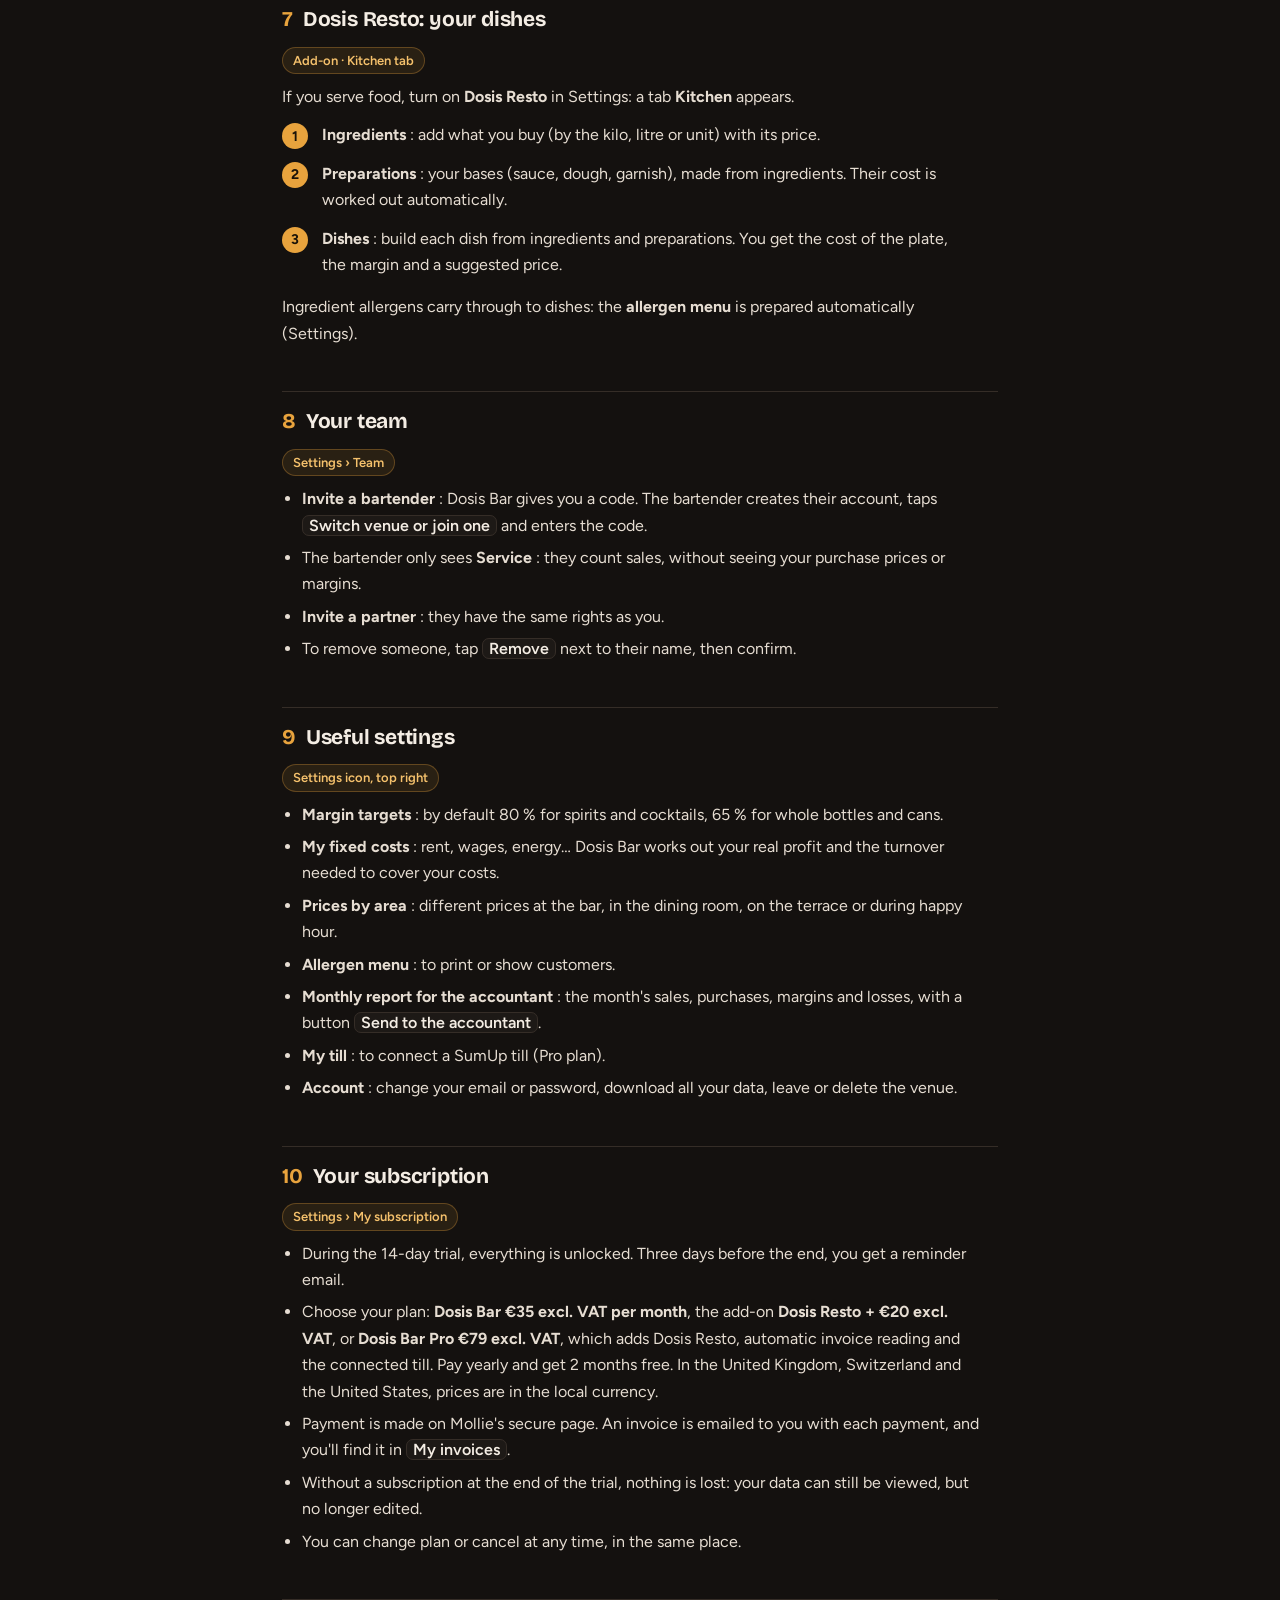
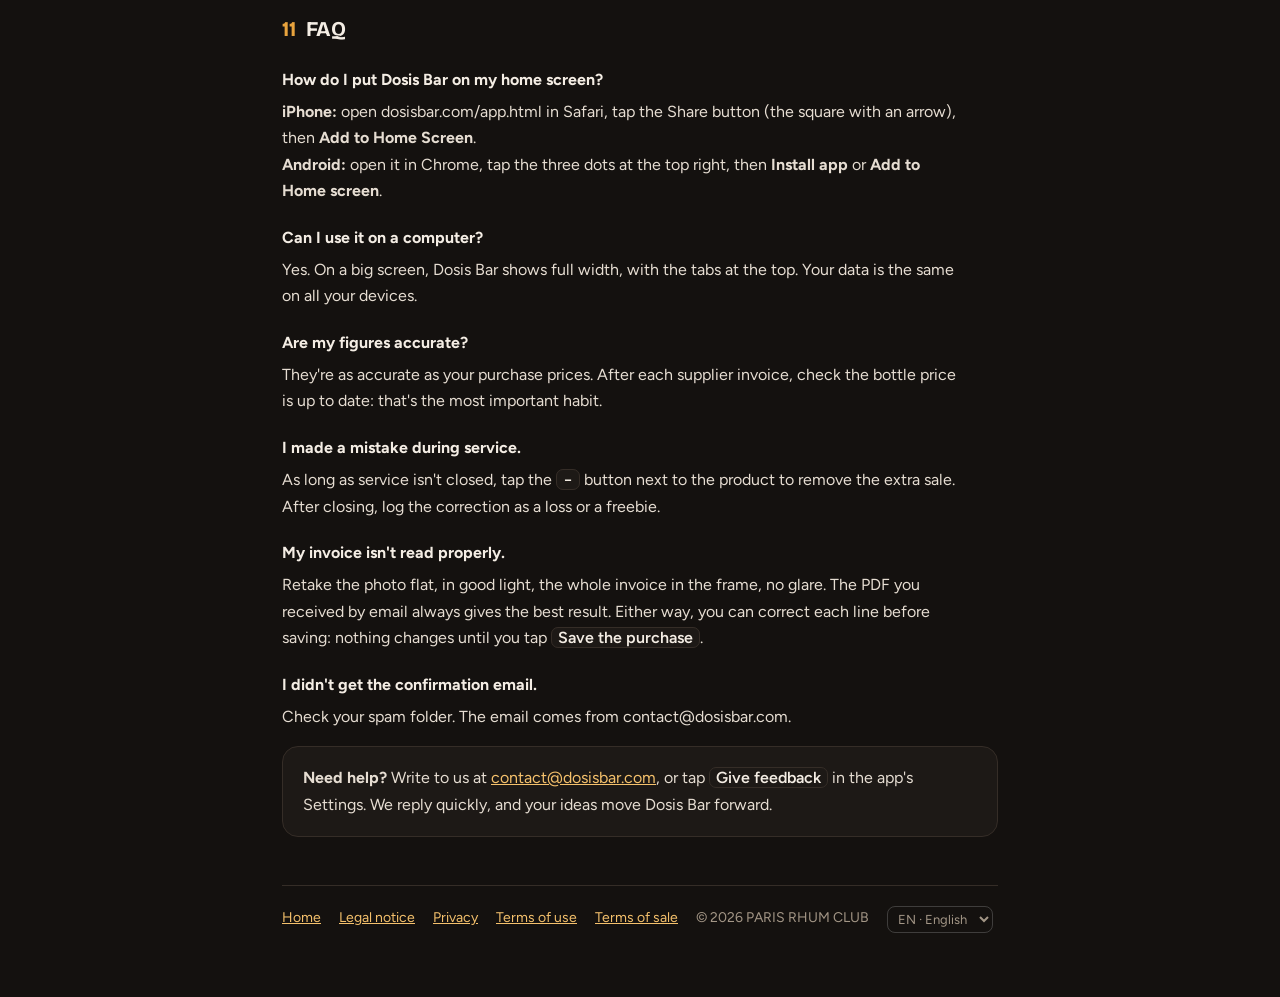
<file: guide.html>
<!DOCTYPE html>
<html lang="fr">
<head>
<meta charset="utf-8">
<meta name="viewport" content="width=device-width, initial-scale=1, viewport-fit=cover">
<meta name="theme-color" content="#14110F">
<title>Guide d'utilisation — Dosis Bar</title>
<meta name="description" content="Comment utiliser Dosis Bar : créer sa carte, suivre le service, faire l'inventaire, inviter son équipe. Le guide pas à pas pour les patrons de bar et de restaurant.">
<link rel="icon" href="icons/favicon.svg" type="image/svg+xml">
<link rel="icon" href="icons/icon-192.png" type="image/png">
<link rel="stylesheet" href="css/doc.css">
<style>
  .intro{font-size:18px;color:var(--txt);max-width:60ch}
  .som{background:var(--card);border:1px solid var(--line);border-radius:16px;padding:16px 20px 10px;margin:22px 0 8px}
  .som ol{margin:0 0 6px 20px;columns:2;column-gap:28px}
  .som li{margin-bottom:6px;break-inside:avoid}
  .som a{color:var(--txt);text-decoration:none}
  .som a:hover{color:var(--amber2)}
  h2{scroll-margin-top:20px;padding-top:12px;border-top:1px solid var(--line);margin-top:44px}
  h2 .n{color:var(--amber);margin-right:10px}
  .ou{display:inline-block;font-size:13px;font-weight:600;color:var(--amber2);background:rgba(232,163,61,.1);border:1px solid rgba(232,163,61,.3);border-radius:999px;padding:2px 10px;margin:0 0 10px}
  ol.pas{counter-reset:p;list-style:none;margin:8px 0 16px}
  ol.pas>li{counter-increment:p;position:relative;padding-left:40px;margin-bottom:12px}
  ol.pas>li::before{content:counter(p);position:absolute;left:0;top:1px;width:26px;height:26px;border-radius:50%;background:var(--amber);color:#1a1208;font-weight:700;font-size:14px;display:grid;place-items:center}
  .astuce{background:rgba(232,163,61,.07);border:1px solid rgba(232,163,61,.22);border-radius:12px;padding:12px 16px;margin:14px 0}
  .astuce p{margin:0}
  .ecran{display:flex;gap:20px;align-items:flex-start;margin:6px 0 10px}
  .ecran img{flex:none;width:200px;height:auto;border-radius:22px;border:1px solid var(--line);box-shadow:0 18px 40px rgba(0,0,0,.35)}
  .ecran>div{min-width:0}
  b.k{font-weight:600;color:var(--txt);background:var(--card);border:1px solid var(--line);border-radius:7px;padding:0 6px;white-space:nowrap}
  @media (max-width:620px){.som ol{columns:1}.ecran{flex-direction:column}.ecran img{width:min(240px,70%);align-self:center}}
</style>
<script src="js/pays.js?v=1"></script>
<script src="js/i18n.js?v=1"></script>
<style>.langsw{font:inherit;font-size:13px;padding:4px 6px;border-radius:8px;border:1px solid rgba(128,128,128,.4);background:transparent;color:inherit;cursor:pointer}.langsw option{color:#111}</style>
</head>
<body>
<div class="top"><a class="logo" href="./"><img class="lmark" src="icons/logo-bar.svg" width="20" height="23" alt="">Dosis <span>Bar</span></a><a class="back" href="app.html">Ouvrir l'app</a></div>

<h1>Guide d'utilisation</h1>
<p class="maj">Pour les patrons de bar et de restaurant · mis à jour le 20 novembre 2026</p>
<p class="intro">Dosis Bar vous dit ce que gagne chaque verre, ce que rapporte chaque soirée et où part votre stock. Ce guide vous accompagne pas à pas, des premières minutes jusqu'au bilan du mois.</p>

<nav class="som" aria-label="Sommaire">
  <ol>
    <li><a href="#demarrer">Démarrer en 10 minutes</a></li>
    <li><a href="#accueil">Lire l'écran d'accueil</a></li>
    <li><a href="#carte">Créer votre carte</a></li>
    <li><a href="#service">Suivre le service du soir</a></li>
    <li><a href="#stock">Stock, factures, inventaire et commandes</a></li>
    <li><a href="#calculs">Les calculs rapides</a></li>
    <li><a href="#resto">Dosis Resto : vos plats</a></li>
    <li><a href="#equipe">Votre équipe</a></li>
    <li><a href="#reglages">Les réglages utiles</a></li>
    <li><a href="#abonnement">Votre abonnement</a></li>
    <li><a href="#questions">Questions fréquentes</a></li>
  </ol>
</nav>

<h2 id="demarrer"><span class="n">1</span>Démarrer en 10 minutes</h2>
<ol class="pas">
  <li><b>Ouvrez dosisbar.com/app.html</b> sur votre téléphone, votre tablette ou votre ordinateur. Rien à installer.</li>
  <li><b>Créez votre compte</b> avec votre email. Vous recevez un lien de confirmation : touchez-le, puis connectez-vous.</li>
  <li><b>Donnez le nom de votre établissement.</b> Votre essai gratuit de 14 jours commence, toutes les fonctions incluses, sans carte bancaire.</li>
  <li><b>Ajoutez vos 5 produits les plus vendus</b> (voir <a href="#carte">Créer votre carte</a>). Les premiers chiffres s'affichent aussitôt.</li>
  <li><b>Mettez l'app sur votre écran d'accueil</b> pour l'ouvrir comme une application (voir <a href="#questions">Questions fréquentes</a>).</li>
</ol>
<div class="astuce"><p>Vous voulez d'abord regarder ? Touchez <b class="k">Essayer sans compte</b> : l'app s'ouvre avec un bar d'exemple. Rien n'est enregistré en ligne.</p></div>

<h2 id="accueil"><span class="n">2</span>Lire l'écran d'accueil</h2>
<p class="ou">Onglet Accueil</p>
<div class="ecran">
  <img src="img/app-home.webp" width="400" height="866" alt="Écran d'accueil de Dosis Bar avec le Dosis Score et la marge moyenne" loading="lazy">
  <div>
    <ul>
      <li><b>Dosis Score</b> : la santé de votre bar, notée sur 100. Elle combine vos marges par rapport à votre objectif et l'état de votre stock.</li>
      <li><b>Marge moyenne</b> et <b>Gagné par verre</b> : ce qu'il vous reste en moyenne, une fois l'alcool payé.</li>
      <li><b>Argent à récupérer</b> : les produits vendus trop bas. Dosis Bar indique le prix conseillé et ce que vous gagneriez par mois en le corrigeant.</li>
      <li><b>Stock à surveiller</b> : les bouteilles qui vont manquer.</li>
      <li><b>Pertes et offerts</b> : ce que la casse, les verres offerts et les consommations du personnel vous coûtent ce mois-ci.</li>
      <li><b>Marge des derniers services</b> : vos dernières soirées, en un coup d'œil.</li>
    </ul>
  </div>
</div>
<p>Pour régler votre objectif de marge (80 % par défaut pour les spiritueux et cocktails), ouvrez les <a href="#reglages">Réglages</a>.</p>

<h2 id="carte"><span class="n">3</span>Créer votre carte</h2>
<p class="ou">Onglet Carte</p>
<h3>Ajouter un produit</h3>
<ol class="pas">
  <li>Touchez le bouton rond <b class="k">+</b> en bas de l'écran.</li>
  <li>Scannez le code-barres de la bouteille avec l'appareil photo, ou tapez son nom.</li>
  <li>Indiquez le <b>prix d'achat HT</b> de la bouteille et sa <b>contenance</b> (70 cl, 1 L…).</li>
  <li>Indiquez la <b>dose servie</b> (4 cl par exemple) et votre <b>prix de vente TTC</b>. Dosis Bar calcule le coût du verre, votre marge et vous propose un prix conseillé.</li>
</ol>
<div class="astuce"><p>La TVA est appliquée toute seule, selon le pays choisi dans Réglages › Pays, TVA et devise (en France : 20 % pour l'alcool, 10 % pour les boissons sans alcool). Vous n'avez rien à calculer.</p></div>
<h3>Les formats de vente</h3>
<p>Un même produit peut se vendre de plusieurs façons : au verre, en double, à la bouteille entière, en pinte ou en demi. Dans la fiche du produit, ajoutez ses formats avec leur prix : chacun a sa propre marge.</p>
<h3>Les cocktails et recettes</h3>
<p>Dans <b class="k">Carte › Recettes</b>, créez un cocktail en choisissant ses ingrédients et leurs doses (rhum, sirop, citron…). Dosis Bar additionne le coût de chaque ingrédient et vous donne la marge réelle du cocktail.</p>
<h3>Le catalogue Paris Rhum Club</h3>
<p>En haut de <b class="k">Carte › Produits</b>, le bouton <b class="k">Catalogue Paris Rhum Club</b> ouvre la liste des rhums, liqueurs et bières cubaines de notre fournisseur partenaire. Cochez ce que vous vendez : les produits arrivent dans votre carte déjà remplis, avec leur prix d'achat et un prix de vente conseillé.</p>

<h2 id="service"><span class="n">4</span>Suivre le service du soir</h2>
<p class="ou">Bouton central Service</p>
<div class="ecran">
  <img src="img/app-service.webp" width="400" height="866" alt="Mode Service de Dosis Bar : les produits à toucher à chaque vente" loading="lazy">
  <div>
    <p>Trois façons de faire, choisissez celle qui vous convient :</p>
    <h3>A. Compter au comptoir</h3>
    <p>Ouvrez le <b>Service</b> et touchez un produit à chaque verre servi. Vous voyez en direct les ventes et la marge de la soirée. En fin de soirée, touchez <b class="k">Clôturer</b> : la soirée est archivée et le stock mis à jour.</p>
    <h3>B. Importer le fichier de la caisse</h3>
    <p>Dans le Service, touchez <b class="k">Importer les ventes de la caisse</b> et choisissez le fichier exporté par votre caisse (CSV ou Excel). Dosis Bar relie les noms de la caisse à votre carte.</p>
    <h3>C. Caisse connectée</h3>
    <p>Avec une caisse SumUp, connectez-la une fois dans <b class="k">Réglages › Ma caisse enregistreuse</b>, puis touchez <b class="k">Récupérer les ventes</b> : plus aucun fichier à manipuler. La caisse connectée fait partie de la formule Pro.</p>
  </div>
</div>
<div class="astuce"><p>Le réseau coupe ? Le service continue. Les ventes sont gardées sur le téléphone et envoyées dès que la connexion revient.</p></div>

<h2 id="stock"><span class="n">5</span>Stock, factures, inventaire et commandes</h2>
<p class="ou">Onglet Stock</p>
<h3>Faire l'inventaire</h3>
<div class="ecran">
  <img src="img/app-inv.webp" width="400" height="866" alt="Inventaire dans Dosis Bar avec les écarts entre le stock compté et le stock attendu" loading="lazy">
  <div>
    <ol class="pas">
      <li>Touchez <b class="k">Inventaire en scannant les bouteilles</b> (ou <b class="k">Inventaire à la main</b>).</li>
      <li>Pour chaque produit, indiquez combien de bouteilles il reste. Une bouteille à moitié pleine compte pour 0,5.</li>
      <li>Touchez <b class="k">Valider l'inventaire</b>.</li>
    </ol>
    <p>Dosis Bar compare ce que vous avez compté avec ce qui devrait rester d'après vos ventes. L'écart, en euros, vous montre ce qui est parti sans être encaissé : verres trop servis, oublis, offerts non notés.</p>
  </div>
</div>
<div class="astuce"><p>Faites un inventaire au moins une fois par mois, le même jour, avant l'ouverture. C'est ce qui rend les écarts fiables.</p></div>
<h3 id="factures">Enregistrer une facture fournisseur (lecture automatique)</h3>
<ol class="pas">
  <li>Touchez <b class="k">+ Achat / facture</b>.</li>
  <li>Touchez <b class="k">Lire la facture automatiquement</b>, puis prenez la facture en photo ou choisissez le PDF reçu par email.</li>
  <li>En quelques secondes, Dosis Bar remplit le fournisseur, les articles, les quantités et les prix. Les lignes marquées <b>À vérifier</b> ou <b>À relier</b> vous attendent : choisissez le bon produit de votre carte. Dosis Bar s'en souvient pour les prochaines factures.</li>
  <li>Touchez <b class="k">Enregistrer l'achat</b> : le stock augmente, les prix d'achat se mettent à jour, et Dosis Bar vous prévient si une hausse fait baisser vos marges.</li>
</ol>
<div class="astuce"><p>La lecture automatique fait partie de la formule <b>Pro</b> et de l'essai gratuit. Avec Dosis Bar, vous pouvez toujours saisir la facture à la main avec <b class="k">+ Ajouter un article</b>.</p></div>
<h3>Noter la casse et les offerts</h3>
<p>Touchez <b class="k">Noter une casse, un offert ou une perte</b> dès que ça arrive. Ces verres ne comptent plus comme des écarts, et vous voyez ce qu'ils coûtent sur l'accueil.</p>
<h3>Commander</h3>
<ul>
  <li><b>À commander</b> liste les produits sous le seuil. Touchez <b class="k">Préparer les commandes</b> : Dosis Bar prépare une commande par fournisseur, que vous vérifiez puis envoyez par email ou WhatsApp.</li>
  <li><b class="k">Mes fournisseurs</b> : vos fournisseurs et leurs coordonnées. Paris Rhum Club y est déjà, en fournisseur partenaire.</li>
</ul>

<h2 id="calculs"><span class="n">6</span>Les calculs rapides</h2>
<p class="ou">Onglet Calculs</p>
<ul>
  <li><b>Un verre</b> : prix de la bouteille, dose, prix de vente → coût, marge et prix conseillé. Pour vérifier un prix avant de l'afficher.</li>
  <li><b>À la pièce</b> : bière, soda, canette ou bouteille entière achetés au carton → coût à l'unité et marge.</li>
  <li><b>Surdosage</b> : ce que coûte un barman qui sert 5 cl au lieu de 4 cl, sur un mois.</li>
  <li><b>Hausse de prix</b> : ce que rapporterait 50 centimes de plus sur un produit, selon vos volumes.</li>
</ul>

<h2 id="resto"><span class="n">7</span>Dosis Resto : vos plats</h2>
<p class="ou">Option · onglet Cuisine</p>
<p>Si vous servez à manger, activez <b>Dosis Resto</b> dans les Réglages : un onglet <b>Cuisine</b> apparaît.</p>
<ol class="pas">
  <li><b>Ingrédients</b> : ajoutez ce que vous achetez (au kilo, au litre ou à la pièce) avec son prix.</li>
  <li><b>Préparations</b> : vos bases (sauce, pâte, garniture), faites d'ingrédients. Leur coût se calcule tout seul.</li>
  <li><b>Plats</b> : composez chaque plat avec ingrédients et préparations. Vous obtenez le coût de l'assiette, la marge et un prix conseillé.</li>
</ol>
<p>Les allergènes des ingrédients remontent dans les plats : la <b>carte des allergènes</b> se prépare toute seule (Réglages).</p>

<h2 id="equipe"><span class="n">8</span>Votre équipe</h2>
<p class="ou">Réglages › Équipe</p>
<ul>
  <li><b>Inviter un barman</b> : Dosis Bar vous donne un code. Le barman crée son compte, touche <b class="k">Changer d'établissement ou rejoindre</b> et entre le code.</li>
  <li>Le barman ne voit que le <b>Service</b> : il compte les ventes, sans voir vos prix d'achat ni vos marges.</li>
  <li><b>Inviter un associé</b> : il a les mêmes droits que vous.</li>
  <li>Pour retirer quelqu'un, touchez <b class="k">Retirer</b> à côté de son nom, puis confirmez.</li>
</ul>

<h2 id="reglages"><span class="n">9</span>Les réglages utiles</h2>
<p class="ou">Icône Réglages, en haut à droite</p>
<ul>
  <li><b>Objectifs de marge</b> : par défaut 80 % pour les spiritueux et cocktails, 65 % pour les bouteilles et canettes servies entières.</li>
  <li><b>Mes charges fixes</b> : loyer, salaires, énergie… Dosis Bar calcule votre bénéfice réel et le chiffre à faire pour couvrir vos charges.</li>
  <li><b>Prix par zone</b> : des prix différents au comptoir, en salle, en terrasse ou pendant l'happy hour.</li>
  <li><b>Carte des allergènes</b> : à imprimer ou à montrer au client.</li>
  <li><b>Bilan du mois pour le comptable</b> : ventes, achats, marges et pertes du mois, avec un bouton <b class="k">Envoyer au comptable</b>.</li>
  <li><b>Ma caisse enregistreuse</b> : pour connecter une caisse SumUp (formule Pro).</li>
  <li><b>Compte</b> : changer d'email ou de mot de passe, télécharger toutes vos données, quitter ou supprimer l'établissement.</li>
</ul>

<h2 id="abonnement"><span class="n">10</span>Votre abonnement</h2>
<p class="ou">Réglages › Mon abonnement</p>
<ul>
  <li>Pendant les 14 jours d'essai, tout est ouvert. Trois jours avant la fin, vous recevez un email de rappel.</li>
  <li>Choisissez votre formule : <b>Dosis Bar 35 € HT par mois</b>, l'option <b>Dosis Resto + 20 € HT</b>, ou <b>Dosis Bar Pro 79 € HT</b>, qui ajoute Dosis Resto, la lecture automatique des factures et la caisse connectée. En payant à l'année, 2 mois sont offerts. Au Royaume-Uni, en Suisse et aux États-Unis, les prix sont dans la monnaie du pays.</li>
  <li>Le paiement se fait sur la page sécurisée de Mollie. Une facture vous est envoyée par email à chaque paiement, et vous la retrouvez dans <b class="k">Mes factures</b>.</li>
  <li>Sans abonnement à la fin de l'essai, rien n'est perdu : vos données restent consultables, mais ne peuvent plus être modifiées.</li>
  <li>Vous pouvez changer de formule ou résilier à tout moment, au même endroit.</li>
</ul>

<h2 id="questions"><span class="n">11</span>Questions fréquentes</h2>
<h3>Comment mettre Dosis Bar sur l'écran d'accueil ?</h3>
<p><b>iPhone :</b> ouvrez dosisbar.com/app.html dans Safari, touchez le bouton Partager (le carré avec une flèche), puis <b>Sur l'écran d'accueil</b>.<br>
<b>Android :</b> ouvrez-le dans Chrome, touchez les trois points en haut à droite, puis <b>Installer l'application</b> ou <b>Ajouter à l'écran d'accueil</b>.</p>
<h3>Puis-je l'utiliser sur l'ordinateur ?</h3>
<p>Oui. Sur un grand écran, Dosis Bar s'affiche en pleine largeur, avec les onglets en haut. Vos données sont les mêmes sur tous vos appareils.</p>
<h3>Mes chiffres sont-ils justes ?</h3>
<p>Ils sont aussi justes que vos prix d'achat. Après chaque facture fournisseur, vérifiez que le prix de la bouteille est à jour : c'est le geste le plus important.</p>
<h3>J'ai fait une erreur dans le service.</h3>
<p>Tant que le service n'est pas clôturé, touchez le bouton <b class="k">−</b> à côté du produit pour retirer la vente en trop. Après la clôture, notez la correction comme une perte ou un offert.</p>
<h3>Ma facture est mal lue.</h3>
<p>Reprenez la photo bien à plat, à la lumière, la facture entière dans le cadre, sans reflet. Le PDF reçu par email donne toujours le meilleur résultat. Vous pouvez de toute façon corriger chaque ligne avant d'enregistrer : rien n'est modifié tant que vous n'avez pas touché <b class="k">Enregistrer l'achat</b>.</p>
<h3>Je n'ai pas reçu l'email de confirmation.</h3>
<p>Regardez dans les courriers indésirables. L'email vient de contact@dosisbar.com.</p>

<div class="box">
  <p><b>Besoin d'aide ?</b> Écrivez-nous à <a href="mailto:contact@dosisbar.com">contact@dosisbar.com</a>, ou touchez <b class="k">Donner mon avis</b> dans les Réglages de l'app. Nous répondons rapidement, et vos idées font avancer Dosis Bar.</p>
</div>

<footer><a href="./">Accueil</a><a href="mentions-legales.html">Mentions légales</a><a href="confidentialite.html">Confidentialité</a><a href="conditions.html">Conditions d'utilisation</a><a href="cgv.html">CGV</a><span>© 2026 PARIS RHUM CLUB</span><span data-lang-switch></span></footer>
</body>
</html>
</file>
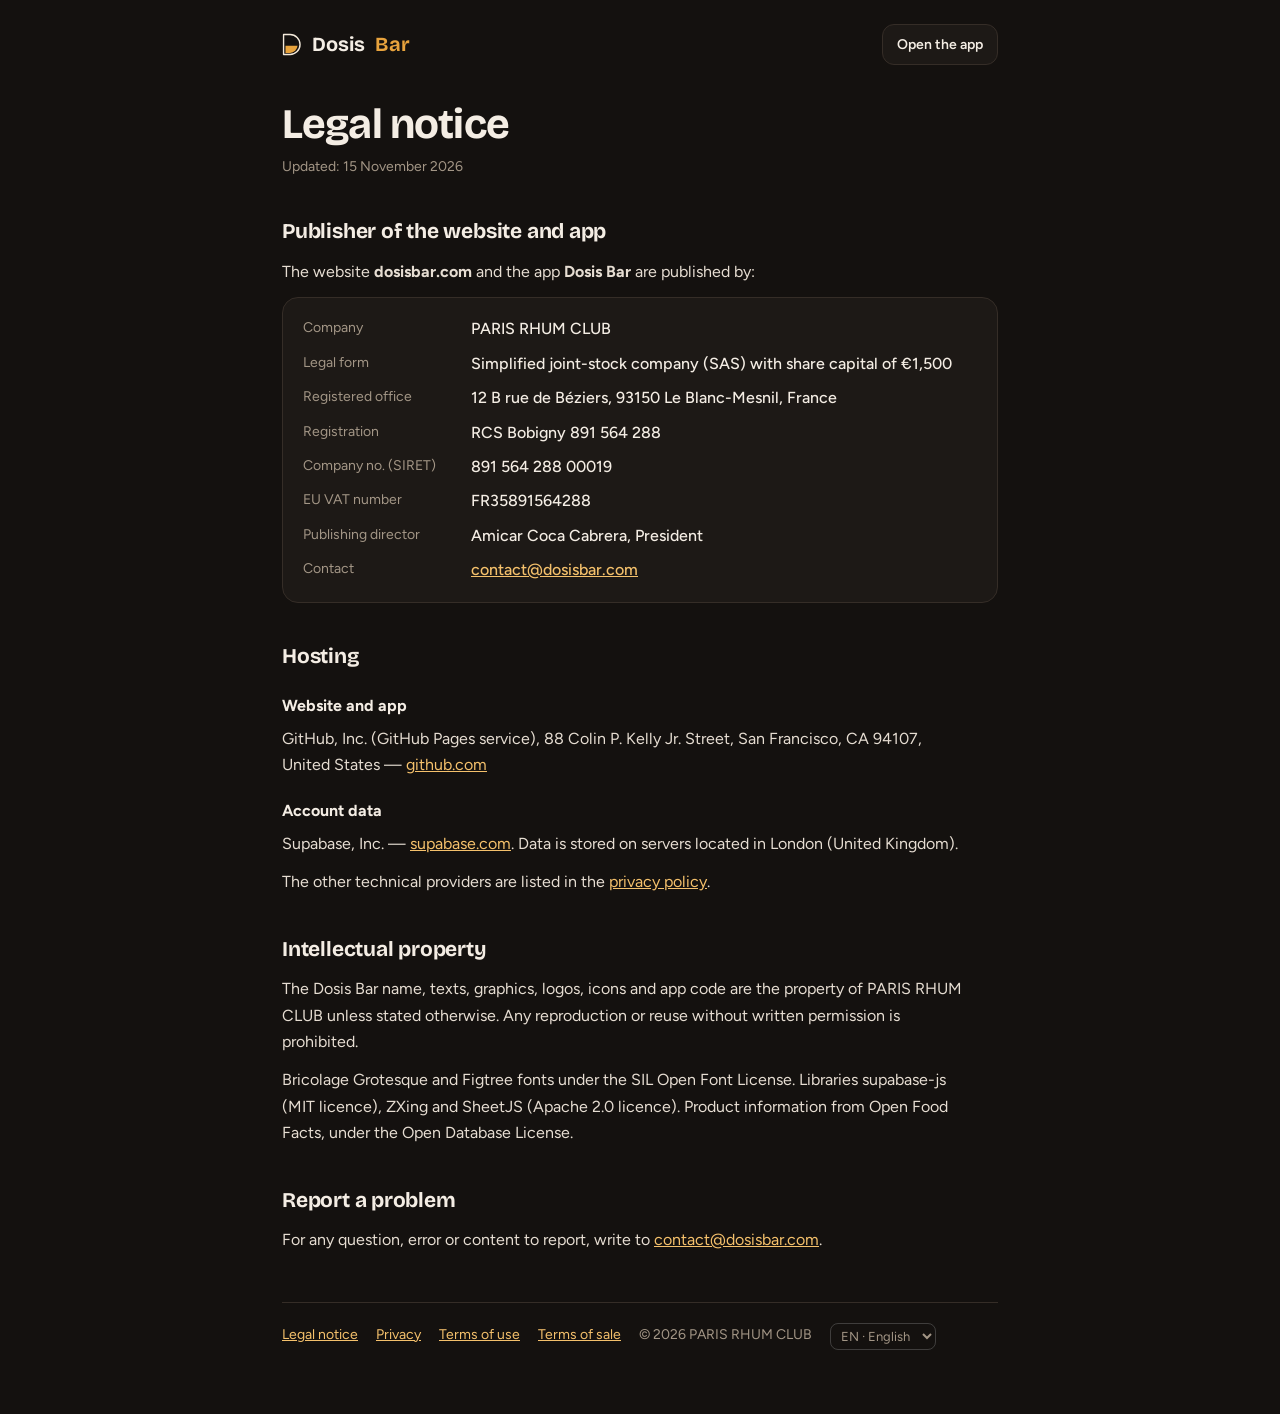
<file: mentions-legales.html>
<!DOCTYPE html>
<html lang="fr">
<head>
<meta charset="utf-8">
<meta name="viewport" content="width=device-width, initial-scale=1, viewport-fit=cover">
<meta name="theme-color" content="#14110F">
<title>Mentions légales — Dosis Bar</title>
<link rel="icon" href="icons/favicon.svg" type="image/svg+xml">
<link rel="icon" href="icons/icon-192.png" type="image/png">
<link rel="stylesheet" href="css/doc.css">
<script src="js/pays.js?v=1"></script>
<script src="js/i18n.js?v=1"></script>
<style>.langsw{font:inherit;font-size:13px;padding:4px 6px;border-radius:8px;border:1px solid rgba(128,128,128,.4);background:transparent;color:inherit;cursor:pointer}.langsw option{color:#111}</style>
</head>
<body>
<div class="top"><a class="logo" href="./"><img class="lmark" src="icons/logo-bar.svg" width="20" height="23" alt="">Dosis <span>Bar</span></a><a class="back" href="app.html">Ouvrir l'app</a></div>
<h1>Mentions légales</h1>
<p class="maj">Mise à jour : 15 novembre 2026</p>

<h2>Éditeur du site et de l'application</h2>
<p>Le site <b>dosisbar.com</b> et l'application <b>Dosis Bar</b> sont édités par :</p>
<dl>
  <dt>Société</dt><dd>PARIS RHUM CLUB</dd>
  <dt>Forme juridique</dt><dd>Société par actions simplifiée (SAS) au capital de 1 500 €</dd>
  <dt>Siège social</dt><dd>12 B rue de Béziers, 93150 Le Blanc-Mesnil, France</dd>
  <dt>Immatriculation</dt><dd>RCS Bobigny 891 564 288</dd>
  <dt>SIRET</dt><dd>891 564 288 00019</dd>
  <dt>TVA intracommunautaire</dt><dd>FR35891564288</dd>
  <dt>Directeur de la publication</dt><dd>Amicar Coca Cabrera, Président</dd>
  <dt>Contact</dt><dd><a href="mailto:contact@dosisbar.com">contact@dosisbar.com</a></dd>
</dl>

<h2>Hébergement</h2>
<h3>Site et application</h3>
<p>GitHub, Inc. (service GitHub Pages), 88 Colin P. Kelly Jr. Street, San Francisco, CA 94107, États-Unis — <a href="https://github.com" rel="noopener">github.com</a></p>
<h3>Données des comptes</h3>
<p>Supabase, Inc. — <a href="https://supabase.com" rel="noopener">supabase.com</a>. Les données sont stockées sur des serveurs situés à Londres (Royaume-Uni).</p>
<p>Les autres prestataires techniques sont listés dans la <a href="confidentialite.html">politique de confidentialité</a>.</p>

<h2>Propriété intellectuelle</h2>
<p>Le nom Dosis Bar, les textes, graphismes, logos, icônes et le code de l'application sont la propriété de PARIS RHUM CLUB, sauf mention contraire. Toute reproduction ou réutilisation sans autorisation écrite est interdite.</p>
<p>Polices de caractères Bricolage Grotesque et Figtree sous licence SIL Open Font License. Bibliothèques supabase-js (licence MIT), ZXing et SheetJS (licence Apache 2.0). Informations produits issues d'Open Food Facts, sous licence Open Database License.</p>

<h2>Signaler un problème</h2>
<p>Pour toute question, erreur ou contenu à signaler, écrivez à <a href="mailto:contact@dosisbar.com">contact@dosisbar.com</a>.</p>

<footer><a href="mentions-legales.html">Mentions légales</a><a href="confidentialite.html">Confidentialité</a><a href="conditions.html">Conditions d'utilisation</a><a href="cgv.html">CGV</a><span>© 2026 PARIS RHUM CLUB</span><span data-lang-switch></span></footer>
</body>
</html>
</file>
<file: css/site.css>
@font-face{font-family:"Figtree";src:url("../fonts/figtree.woff2") format("woff2");font-weight:300 900;font-display:swap}
@font-face{font-family:"Bricolage Grotesque";src:url("../fonts/bricolage-grotesque.woff2") format("woff2");font-weight:200 800;font-display:swap}
:root{
  --nuit:#14110F; --acajou:#2A1C14; --acajou2:#3A281D; --ligne:#3C3028;
  --ambre:#E8A33D; --miel:#F5C16C; --creme:#F4EDE4; --mut:#B3A595;
  --etiquette:#F1E6D2; --encre:#1C140F; --encre2:#5B4A3C; --rouge:#E5604D;
  --ease:cubic-bezier(.2,.8,.2,1);
}
*{box-sizing:border-box;margin:0;padding:0}
html{background:var(--nuit);color:var(--creme);font-family:Figtree,system-ui,sans-serif;font-size:17px;line-height:1.6;-webkit-text-size-adjust:100%}
body{overflow-x:hidden}
a{color:inherit}
img{display:block;max-width:100%}
:focus-visible{outline:3px solid var(--miel);outline-offset:3px;border-radius:6px}
.wrap{width:min(1140px,100% - 40px);margin-inline:auto}
.h{font-family:"Bricolage Grotesque",Figtree,sans-serif;letter-spacing:-.025em;font-variation-settings:"opsz" 96}

/* ---------- Barre du haut ---------- */
.top{position:sticky;top:0;z-index:20;background:rgba(20,17,15,.86);backdrop-filter:blur(12px);-webkit-backdrop-filter:blur(12px);border-bottom:1px solid transparent;transition:border-color .3s}
.top.scrolled{border-bottom-color:var(--ligne)}
.top .wrap{display:flex;align-items:center;justify-content:space-between;gap:16px;height:68px}
.logo{display:flex;align-items:center;gap:10px;text-decoration:none;font-weight:700;font-size:21px}
.logo b{color:var(--ambre);font-weight:700}
.top nav{display:flex;align-items:center;gap:8px}
.lnk{font-weight:600;font-size:15px;text-decoration:none;padding:10px 12px;border-radius:10px;color:var(--creme)}
.lnk:hover{background:var(--acajou)}
.btn{display:inline-flex;align-items:center;justify-content:center;gap:8px;font:inherit;font-weight:700;font-size:16px;text-decoration:none;border:0;cursor:pointer;border-radius:14px;padding:15px 24px;background:var(--ambre);color:#1a1208;transition:transform .15s,background .2s}
.btn:hover{background:var(--miel)}
.btn:active{transform:scale(.98)}
.btn.small{padding:10px 16px;font-size:15px;border-radius:11px}

/* ---------- Le verre (héros) ---------- */
.hero{padding:64px 0 88px;position:relative}
.hero .wrap{display:grid;grid-template-columns:1.05fr .95fr;gap:56px;align-items:center}
.hero h1{font-size:clamp(40px,5.2vw,70px);line-height:1;font-weight:800;max-width:14ch}
.hero .lead{font-size:clamp(18px,1.6vw,21px);color:#E6DACB;max-width:34ch;margin:22px 0 30px}
.verre{background:linear-gradient(180deg,var(--acajou),#211710);border:1px solid var(--ligne);border-radius:28px;padding:26px;display:grid;grid-template-columns:150px 1fr;gap:24px;align-items:center;position:relative}
.verre .mode{grid-column:1/-1;display:inline-flex;justify-self:start;gap:4px;padding:4px;border:1px solid var(--ligne);border-radius:99px;background:rgba(20,17,15,.4)}
.verre .mode button{font:inherit;font-size:14px;font-weight:700;color:var(--mut);background:none;border:0;border-radius:99px;padding:7px 16px;cursor:pointer;transition:background .2s,color .2s}
.verre .mode button.on{background:var(--ambre);color:#1a1208}
.verre .mode button:focus-visible{outline:2px solid var(--miel);outline-offset:2px}
.champ[hidden]{display:none}
.verre .glass{width:150px;height:188px}
.verre .glass svg{width:100%;height:100%;overflow:visible}
.liq{transition:transform 1s var(--ease)}
.wave{animation:wave 3.4s linear infinite}
@keyframes wave{to{transform:translateX(20px)}}
.gain{font-size:clamp(46px,5.2vw,68px);line-height:1;font-weight:800;color:var(--miel);font-variant-numeric:tabular-nums}
.gain small{display:block;font-family:Figtree,sans-serif;font-size:15px;font-weight:500;letter-spacing:0;color:var(--mut);margin-top:8px}
.taux{display:flex;flex-wrap:wrap;gap:8px;margin-top:16px}
.pill{font-size:14px;font-weight:600;padding:6px 12px;border-radius:99px;background:rgba(244,237,228,.07);border:1px solid var(--ligne);font-variant-numeric:tabular-nums}
.pill.ok{color:#8BD6A2;border-color:rgba(108,197,138,.35);background:rgba(108,197,138,.1)}
.pill.warn{color:var(--miel);border-color:rgba(232,163,61,.4);background:rgba(232,163,61,.12)}
.pill.bad{color:#F08A7A;border-color:rgba(229,96,77,.4);background:rgba(229,96,77,.12)}
.champs{grid-column:1/-1;display:grid;grid-template-columns:repeat(4,1fr);gap:10px;padding-top:20px;border-top:1px solid var(--ligne)}
.champ label{display:block;font-size:13px;color:var(--mut);margin-bottom:6px;line-height:1.25}
.champ .in{display:flex;align-items:center;background:var(--nuit);border:1px solid var(--ligne);border-radius:12px;padding:0 10px;transition:border-color .2s}
.champ .in:focus-within{border-color:var(--ambre)}
.champ input,.champ select{width:100%;background:none;border:0;color:var(--creme);font:inherit;font-weight:700;font-size:18px;padding:11px 0;outline:none;font-variant-numeric:tabular-nums;-webkit-appearance:none;appearance:none}
.champ select{cursor:pointer}
.champ .u{color:var(--mut);font-size:14px;padding-left:4px}
.conseil{grid-column:1/-1;font-size:15px;color:#E6DACB;margin-top:-4px}
.conseil b{color:var(--miel)}
.sous{display:flex;flex-wrap:wrap;align-items:center;gap:14px 20px}
.sous span{color:var(--mut);font-size:15px}

/* ---------- La fuite ---------- */
.fuite{background:var(--acajou);border-block:1px solid var(--ligne);padding:84px 0}
.fuite p.big{font-size:clamp(30px,4.3vw,56px);line-height:1.08;font-weight:700;max-width:22ch}
.fuite p.big output{color:var(--rouge);font-variant-numeric:tabular-nums;white-space:nowrap}
.fuite .note{color:var(--mut);font-size:16px;margin-top:20px;max-width:56ch}

/* ---------- Une soirée ---------- */
.soiree{padding:104px 0 40px}
.titre{font-size:clamp(34px,4.4vw,56px);line-height:1.02;font-weight:800;max-width:16ch;margin-bottom:14px}
.intro{color:#E6DACB;font-size:19px;max-width:48ch}
.heures{margin-top:64px;display:grid;gap:88px}
.heure{display:grid;grid-template-columns:1fr 300px;gap:72px;align-items:center}
.heure:nth-child(even){grid-template-columns:300px 1fr}
.heure:nth-child(even) .shot{order:-1}
.txt{max-width:520px}
.heure:nth-child(odd) .txt{justify-self:end}
.clock{font-size:clamp(46px,5.4vw,72px);font-weight:800;line-height:1;color:var(--ambre);font-variant-numeric:tabular-nums;margin-bottom:18px}
.heure h3{font-size:clamp(26px,2.6vw,34px);line-height:1.1;margin-bottom:12px}
.heure p{color:#E6DACB;max-width:46ch}
.shot{width:300px;justify-self:center;border-radius:34px;border:8px solid #2B231E;box-shadow:0 30px 70px rgba(0,0,0,.55);overflow:hidden;background:var(--nuit);aspect-ratio:390/844}
.shot img{width:100%;height:100%;object-fit:cover}

/* ---------- L'étiquette ---------- */
.etiq{padding:104px 0}
.label{background:var(--etiquette);color:var(--encre);border-radius:18px;padding:12px;box-shadow:0 30px 80px rgba(0,0,0,.45)}
.label-in{border:2px solid var(--encre);border-radius:10px;padding:clamp(28px,5vw,56px);position:relative;outline:1px solid var(--encre);outline-offset:-8px}
.label .titre{color:var(--encre);margin-inline:auto;text-align:center;max-width:18ch}
.label .intro{color:var(--encre2);text-align:center;margin:0 auto 36px}
.cmp{width:100%;border-collapse:collapse;font-size:16px}
.cmp th,.cmp td{padding:16px 14px;text-align:left;vertical-align:top;border-bottom:1px solid rgba(28,20,15,.18)}
.cmp thead th{font-family:"Bricolage Grotesque",sans-serif;font-size:19px;letter-spacing:-.01em;border-bottom:2px solid var(--encre)}
.cmp tbody th{font-weight:600;color:var(--encre2);width:24%}
.cmp td.nous{font-weight:700;color:var(--encre)}
.cmp td.eux{color:var(--encre2)}
.cmp tr:last-child th,.cmp tr:last-child td{border-bottom:0}
.sceau{display:block;margin:30px auto 0;width:max-content;font-family:"Bricolage Grotesque",sans-serif;font-weight:700;font-size:14px;letter-spacing:.02em;color:var(--encre2);border:1.5px solid var(--encre2);border-radius:99px;padding:8px 16px}

/* ---------- Histoire ---------- */
.histoire{padding:24px 0 104px}
.histoire .wrap{display:grid;grid-template-columns:.9fr 1.1fr;gap:56px;align-items:start}
.histoire blockquote p{font-size:clamp(22px,2.2vw,28px);line-height:1.38;color:var(--creme);font-weight:500;margin-bottom:18px}
.histoire .sig{color:var(--mut);font-size:16px}
.histoire .sig b{color:var(--creme);display:block;font-size:18px}

/* ---------- Prix ---------- */
.prix{background:var(--acajou);border-block:1px solid var(--ligne);padding:96px 0;text-align:center}
.prix .titre{margin-inline:auto;max-width:14ch}
.prix .intro{margin:0 auto 34px;max-width:52ch}

/* ---------- Questions ---------- */
.faq{padding:104px 0}
.faq .wrap{display:grid;grid-template-columns:.8fr 1.2fr;gap:56px}
details{border-bottom:1px solid var(--ligne)}
details:first-of-type{border-top:1px solid var(--ligne)}
summary{list-style:none;cursor:pointer;display:flex;justify-content:space-between;gap:16px;align-items:center;padding:22px 2px;font-weight:700;font-size:19px}
summary::-webkit-details-marker{display:none}
summary::after{content:"+";font-size:26px;font-weight:400;color:var(--ambre);transition:transform .25s var(--ease);flex:none}
details[open] summary::after{transform:rotate(45deg)}
details p{color:#E6DACB;padding:0 2px 22px;max-width:60ch}

/* ---------- Fin ---------- */
.fin{padding:24px 0 96px;text-align:center}
.fin .titre{margin:0 auto 26px;max-width:17ch}
footer{border-top:1px solid var(--ligne);padding:28px 0 calc(28px + env(safe-area-inset-bottom));color:var(--mut);font-size:14px}
footer .wrap{display:flex;flex-wrap:wrap;gap:10px 22px;justify-content:space-between}
footer nav{display:flex;flex-wrap:wrap;gap:8px 18px}

/* ---------- Mobile ---------- */
@media (max-width:960px){
  .hero{padding:36px 0 64px}
  .hero .wrap{grid-template-columns:1fr;gap:34px}
  .heure,.heure:nth-child(even){grid-template-columns:1fr 240px;gap:32px}
  .heure:nth-child(even) .shot{order:0}
  .heure:nth-child(odd) .txt{justify-self:start}
  .shot{width:240px}
  .histoire .wrap,.faq .wrap{grid-template-columns:1fr;gap:28px}
}
@media (max-width:640px){
  html{font-size:16px}
  .top .lnk{display:none}
  .verre{grid-template-columns:96px 1fr;padding:20px;gap:18px}
  .verre .glass{width:96px;height:120px}
  .champs{grid-template-columns:1fr 1fr}
  .heure,.heure:nth-child(even){grid-template-columns:1fr}
  .shot{width:min(260px,72vw)}
  .heures{gap:64px}
  .cmp thead{display:none}
  .cmp tr{display:grid;grid-template-columns:1fr 1fr;border-bottom:1px solid rgba(28,20,15,.18);padding:12px 0}
  .cmp tbody th{grid-column:1/-1;width:auto;border:0;padding:4px 0}
  .cmp td{border:0;padding:4px 10px 4px 0}
  .cmp td.eux::before{content:"Logiciels de restauration";display:block;font-size:12px;font-weight:600;color:var(--encre2);opacity:.8}
  .cmp td.nous::before{content:"Dosis Bar";display:block;font-size:12px;font-weight:600;color:var(--encre2);opacity:.8}
}
@media (prefers-reduced-motion:reduce){*{animation:none!important;transition:none!important}}

/* ---------- Ardoise des prix ---------- */
.ardoise{display:grid;grid-template-columns:repeat(3,1fr);max-width:1000px;margin:0 auto;text-align:left;background:rgba(20,17,15,.55);border:1px solid var(--ligne);border-radius:22px;overflow:hidden}
.formule{padding:30px 28px 32px;display:flex;flex-direction:column;gap:14px}
.formule + .formule{border-left:1px solid var(--ligne)}
.formule.pilote{background:linear-gradient(180deg,rgba(232,163,61,.14),rgba(232,163,61,.03))}
.formule .nom{font-weight:700;font-size:18px;display:flex;align-items:center;gap:10px}
.bientot{font-size:13px;font-weight:600;color:var(--miel);border:1px solid rgba(232,163,61,.45);border-radius:99px;padding:3px 10px}
.tarif{font-size:clamp(40px,4vw,52px);font-weight:800;line-height:1;color:var(--creme);font-variant-numeric:tabular-nums}
.pilote .tarif{color:var(--miel)}
.tarif small{display:block;font-family:Figtree,sans-serif;font-size:15px;font-weight:500;letter-spacing:0;color:var(--mut);margin-top:8px}
.cond{color:#E6DACB;font-size:16px;line-height:1.5}
.cond b{color:var(--creme)}
.formule ul{list-style:none;display:grid;gap:9px;font-size:16px;color:#E6DACB;line-height:1.4}
.formule li{padding-left:22px;position:relative}
.formule li::before{content:"";position:absolute;left:2px;top:.5em;width:9px;height:9px;border-radius:2px;background:var(--ambre);opacity:.85}
.formule .btn{margin-top:auto;align-self:flex-start}
.btn.ghost{background:transparent;color:var(--creme);box-shadow:inset 0 0 0 1.5px var(--ligne)}
.btn.ghost:hover{background:var(--acajou2)}
.formule .note{font-size:14px;color:var(--mut);margin-top:-4px}
@media (max-width:860px){
  .ardoise{grid-template-columns:1fr}
  .formule + .formule{border-left:0;border-top:1px solid var(--ligne)}
}

/* ---------- Les fuites (liste) ---------- */
.fuites{list-style:none;display:flex;flex-wrap:wrap;gap:8px;margin-top:26px;max-width:760px}
.fuites li{font-size:15px;font-weight:600;color:#E6DACB;border:1px solid var(--ligne);border-radius:99px;padding:7px 14px;background:rgba(20,17,15,.35)}

/* ---------- Vous vous reconnaissez ? ---------- */
.maux{padding:104px 0 40px}
.cartes{list-style:none;display:grid;grid-template-columns:repeat(3,1fr);gap:1px;background:var(--ligne);border:1px solid var(--ligne);border-radius:22px;overflow:hidden;margin-top:44px}
.cartes li{background:var(--nuit);padding:28px 26px 30px}
.cartes s{display:block;font-family:"Bricolage Grotesque",sans-serif;font-size:19px;line-height:1.3;color:var(--mut);text-decoration-color:rgba(229,96,77,.75);text-decoration-thickness:2px;margin-bottom:14px}
.cartes p{font-size:17px;line-height:1.5;color:var(--creme);font-weight:600}

/* ---------- Avant, avec Dosis ---------- */
.avant{padding:88px 0 40px}
.avant .titre{max-width:20ch}
.duo{display:grid;grid-template-columns:1fr 1fr;gap:20px;margin-top:40px}
.duo .col{border:1px solid var(--ligne);border-radius:22px;padding:28px 30px}
.duo .ap{border-color:rgba(232,163,61,.55);background:linear-gradient(180deg,rgba(232,163,61,.09),transparent 70%)}
.duo .tete{font-weight:700;font-size:15px;color:var(--mut);margin-bottom:16px}
.duo .ap .tete{color:var(--ambre)}
.duo ul{list-style:none;display:grid;gap:12px;font-size:18px}
.duo .av li{color:var(--mut)}
.duo .ap li{font-weight:600}

/* ---------- Dosis Bar et Dosis Resto ---------- */
.produits{padding:88px 0 24px}
.produits .titre{max-width:22ch}
.deux{display:grid;grid-template-columns:1fr 1fr;gap:20px;margin-top:40px}
.prod{background:var(--acajou);border:1px solid var(--ligne);border-radius:24px;padding:32px 32px 34px;display:flex;flex-direction:column}
.prod img{margin-bottom:18px}
.prod h3{font-size:clamp(28px,2.8vw,36px);line-height:1.05;display:flex;align-items:center;gap:12px}
.prod .opt{font-family:Figtree,sans-serif;font-size:13px;font-weight:700;letter-spacing:0;color:var(--miel);border:1px solid rgba(232,163,61,.45);border-radius:99px;padding:3px 11px}
.prod .pour{color:var(--mut);margin:6px 0 20px}
.prod ul{list-style:none;display:grid;gap:10px;color:#E6DACB}
.prod li{padding-left:22px;position:relative}
.prod li::before{content:"";position:absolute;left:2px;top:.55em;width:9px;height:9px;border-radius:2px;background:var(--ambre);opacity:.85}
.prod .plus{margin-top:auto;padding-top:22px;color:var(--mut);font-size:15px}
@media (max-width:860px){
  .cartes{grid-template-columns:1fr 1fr}
  .duo,.deux{grid-template-columns:1fr}
}
@media (max-width:560px){.cartes{grid-template-columns:1fr}}
</file>
<file: css/app.css>
@font-face{font-family:"Figtree";src:url("../fonts/figtree.woff2") format("woff2");font-weight:300 900;font-style:normal;font-display:swap}
@font-face{font-family:"Bricolage Grotesque";src:url("../fonts/bricolage-grotesque.woff2") format("woff2");font-weight:200 800;font-style:normal;font-display:swap}

:root{
  --bg:#14110F; --bg2:#0E0C0A; --card:#1D1916; --card2:#27211C; --line:#352D27; --line2:#463B32;
  --txt:#F4EDE4; --mut:#A39686; --dim:#988B7C;
  --amber:#E8A33D; --amber2:#F5C16C; --amberT:rgba(232,163,61,.14);
  --ok:#6CC58A; --okT:rgba(108,197,138,.14);
  --bad:#E5604D; --badT:rgba(229,96,77,.15);
  --r:18px; --ease:cubic-bezier(.2,.8,.2,1);
}
*{box-sizing:border-box;margin:0;padding:0;-webkit-tap-highlight-color:transparent}
html,body{height:100%;background:var(--bg2);color:var(--txt);font-family:"Figtree",system-ui,sans-serif;font-size:15px;font-variant-numeric:tabular-nums}
button,input,select{font:inherit;color:inherit}
button{cursor:pointer}
.h{font-family:"Bricolage Grotesque","Figtree",sans-serif;letter-spacing:-.015em}
.mut{color:var(--mut)}

/* ---------- Scène desktop ---------- */
.stage{min-height:100%;display:flex;align-items:center;justify-content:center;gap:56px;padding:28px}
.side{max-width:330px;color:var(--mut);line-height:1.6}
.side .mark{display:flex;align-items:center;gap:12px;margin-bottom:18px}
.side h1{color:var(--txt);font-size:40px;line-height:1}
.side h1 b{color:var(--amber);font-weight:700}
.side .tag{font-size:17px;color:var(--txt);margin-bottom:22px}
.side ul{list-style:none;display:grid;gap:12px;margin-bottom:22px}
.side li{display:flex;gap:12px;align-items:flex-start;font-size:14px}
.side li i{flex:none;width:26px;height:26px;border-radius:8px;background:var(--card);border:1px solid var(--line);display:grid;place-items:center;font-style:normal;font-size:13px}
.side li b{color:var(--txt);font-weight:600}
.side small{font-size:12px;color:var(--dim)}
.phone{width:392px;height:820px;background:var(--bg);border-radius:46px;border:10px solid #2A2420;box-shadow:0 40px 90px rgba(0,0,0,.65);position:relative;overflow:hidden;display:flex;flex-direction:column;isolation:isolate}
.phone::before{content:"";position:absolute;inset:0;pointer-events:none;z-index:0;opacity:.5;
  background:radial-gradient(90% 50% at 85% -5%,rgba(232,163,61,.10),transparent 60%)}
@media (max-width:820px){.stage{padding:0;display:block}.side{display:none}.phone{width:100%;height:100dvh;border:0;border-radius:0;box-shadow:none}}

/* ---------- En-tête ---------- */
header{position:relative;z-index:2;padding:calc(18px + env(safe-area-inset-top)) 20px 8px;display:flex;align-items:center;justify-content:space-between}
.logo{display:flex;align-items:center;gap:10px;font-weight:700;font-size:20px}
.logo span{color:var(--amber)}
.iconbtn{width:40px;height:40px;border-radius:13px;background:var(--card);border:1px solid var(--line);display:grid;place-items:center;transition:background .2s}
.iconbtn:hover{background:var(--card2)}
.iconbtn svg{width:19px;height:19px}

main{position:relative;z-index:1;flex:1;overflow-y:auto;padding:4px 18px 120px;scroll-behavior:smooth}
main::-webkit-scrollbar{width:0}
.view{display:none}
.view.on{display:block;animation:rise .35s var(--ease)}
@keyframes rise{from{opacity:0;transform:translateY(8px)}to{opacity:1;transform:none}}
h2{font-size:26px;margin:6px 0 2px}
.sub{color:var(--mut);font-size:13px;margin-bottom:16px}
.lbl{display:flex;justify-content:space-between;align-items:baseline;color:var(--mut);font-size:12px;text-transform:uppercase;letter-spacing:.07em;font-weight:600;margin:22px 2px 10px}
.lbl a{color:var(--amber2);text-transform:none;letter-spacing:0;font-weight:500;cursor:pointer}

.card{background:var(--card);border:1px solid var(--line);border-radius:var(--r);padding:16px;margin-bottom:12px}
.list{padding:2px 16px}

/* ---------- Héros / Dosis Score ---------- */
.hero{display:flex;gap:18px;align-items:center;padding:18px;background:linear-gradient(160deg,#241E19,var(--card) 60%)}
.hero .gl{flex:none}
.hero .score{font-size:52px;font-weight:700;line-height:1}
.hero .score small{font-size:18px;color:var(--mut);font-weight:500}
.hero .verdict{display:inline-block;font-size:12px;font-weight:600;padding:3px 9px;border-radius:99px;margin:8px 0 6px}
.hero p{font-size:13px;color:var(--mut);line-height:1.45}
.duo{display:grid;grid-template-columns:1fr 1fr;gap:10px;margin-bottom:12px}
.stat{background:var(--card);border:1px solid var(--line);border-radius:15px;padding:13px 14px}
.stat .l{color:var(--mut);font-size:12px}
.stat .v{font-size:22px;font-weight:700;margin-top:3px}
.stat .v small{font-size:12px;color:var(--mut);font-weight:500}

.tonight{display:flex;justify-content:space-between;align-items:center;gap:12px}
.tonight .big{font-size:30px;font-weight:700;color:var(--amber2)}
.live{display:inline-flex;align-items:center;gap:6px;font-size:12px;color:var(--ok);font-weight:600}
.live::before{content:"";width:7px;height:7px;border-radius:50%;background:var(--ok)}
@keyframes blink{50%{opacity:.25}}

/* ---------- Lignes ---------- */
.row{display:flex;align-items:center;gap:12px;padding:12px 0;border-bottom:1px solid var(--line)}
.row:last-child{border-bottom:0}
.row.tap{cursor:pointer}
.row.tap:active{opacity:.7}
.emoji{width:40px;height:40px;border-radius:12px;background:var(--card2);display:grid;place-items:center;font-size:19px;flex:none}
.grow{flex:1;min-width:0}
.name{font-weight:600;white-space:nowrap;overflow:hidden;text-overflow:ellipsis}
.meta{color:var(--mut);font-size:12px;margin-top:2px;white-space:nowrap;overflow:hidden;text-overflow:ellipsis}
.right{text-align:right;flex:none}
.right .m{font-weight:700;font-size:16px}
.badge{display:inline-block;font-size:11px;font-weight:600;padding:3px 8px;border-radius:99px;margin-top:4px;white-space:nowrap}
.b-ok{background:var(--okT);color:var(--ok)}
.b-warn{background:var(--amberT);color:var(--amber2)}
.b-bad{background:var(--badT);color:var(--bad)}
.gain{font-weight:700;color:var(--ok);font-size:15px}
.mini{border:0;border-radius:10px;padding:7px 11px;font-size:12px;font-weight:600;background:var(--amber);color:#1a1208;margin-top:6px}

/* ---------- Contrôles ---------- */
.search{display:flex;gap:8px;margin-bottom:10px}
.search input{flex:1;background:var(--card);border:1px solid var(--line);border-radius:13px;padding:11px 14px;outline:none}
input:focus,select:focus{border-color:var(--amber)!important}
.chips{display:flex;gap:6px;overflow-x:auto;margin:0 -18px 12px;padding:0 18px}
.chips::-webkit-scrollbar{height:0}
.chip{border:1px solid var(--line);background:var(--card);border-radius:99px;padding:7px 13px;font-size:13px;white-space:nowrap;transition:.2s}
.chip.on{background:var(--txt);color:var(--bg);border-color:var(--txt);font-weight:600}
.seg{display:grid;grid-auto-flow:column;grid-auto-columns:1fr;background:var(--card);border:1px solid var(--line);border-radius:14px;padding:4px;margin-bottom:14px}
.seg button{border:0;background:none;padding:9px 6px;border-radius:10px;font-size:13px;color:var(--mut);transition:.2s}
.seg button.on{background:var(--amber);color:#1a1208;font-weight:600}
.field{margin-bottom:12px}
.field label{display:block;color:var(--mut);font-size:12px;margin-bottom:6px}
.field input,.field select,.field textarea{width:100%;background:var(--card2);border:1px solid var(--line);border-radius:12px;padding:12px 13px;outline:none;-webkit-appearance:none;appearance:none}
.field select{background-image:linear-gradient(45deg,transparent 50%,var(--mut) 50%),linear-gradient(135deg,var(--mut) 50%,transparent 50%);background-position:calc(100% - 17px) 52%,calc(100% - 12px) 52%;background-size:5px 5px;background-repeat:no-repeat;padding-right:30px}
.two{display:grid;grid-template-columns:1fr 1fr;gap:10px}
.field input.range,.range{width:100%;accent-color:var(--amber);background:none;border:0;padding:6px 0;-webkit-appearance:auto;appearance:auto}
.res{display:grid;grid-template-columns:1fr 1fr;gap:8px}
.res>div{background:var(--card2);border-radius:13px;padding:11px 12px}
.res .l{color:var(--mut);font-size:11px}
.res .v{font-size:19px;font-weight:700;margin-top:2px}
.res .hl{grid-column:1/-1;display:flex;justify-content:space-between;align-items:center;background:var(--amberT);border:1px solid rgba(232,163,61,.3)}
.res .hl .v{font-size:26px;color:var(--amber2)}
.tip{font-size:13px;color:var(--mut);line-height:1.5}
.tip b{color:var(--amber2)}
.btn{display:flex;align-items:center;justify-content:center;gap:8px;width:100%;border:0;border-radius:14px;padding:14px;font-weight:600;background:var(--amber);color:#1a1208;transition:transform .15s}
.btn:active{transform:scale(.98)}
.btn.ghost{background:var(--card2);color:var(--txt);border:1px solid var(--line)}
.btn.danger{background:none;color:var(--bad);border:1px solid rgba(229,96,77,.4)}
.btn.armed{background:var(--bad);color:#fff;border-color:var(--bad)}
.gap{height:10px}
.stepper{display:flex;align-items:center;gap:6px;flex:none}
.stepper button{width:32px;height:32px;border-radius:10px;border:1px solid var(--line);background:var(--card2);font-size:17px;line-height:1}
.stepper span{min-width:40px;text-align:center;font-weight:700}
.empty{text-align:center;color:var(--mut);padding:26px 8px;font-size:14px}

/* ---------- Graphique ---------- */
.chart{display:flex;align-items:flex-end;gap:8px;height:110px;margin-top:6px}
.chart .c{flex:1;display:flex;flex-direction:column;align-items:center;gap:6px;height:100%;justify-content:flex-end}
.chart .bar{width:100%;border-radius:7px 7px 3px 3px;background:var(--line2);transform-origin:bottom;animation:grow .6s var(--ease) both}
.chart .bar.now{background:var(--amber)}
.chart .c span{font-size:11px;color:var(--mut)}
.chart .c em{font-style:normal;font-size:11px;color:var(--txt);font-weight:600}
@keyframes grow{from{transform:scaleY(0)}}

/* ---------- Service ---------- */
.svc{position:sticky;top:0;z-index:3;margin:0 -18px 12px;padding:4px 18px 12px;background:linear-gradient(var(--bg) 85%,transparent)}
.svc .card{margin:0;display:grid;grid-template-columns:1.3fr 1fr 1fr;gap:6px;align-items:end}
.svc .k{font-size:11px;color:var(--mut)}
.svc .n{font-size:18px;font-weight:700;margin-top:2px}
.svc .n.amber{font-size:26px;color:var(--amber2)}
.tiles{display:grid;grid-template-columns:repeat(3,1fr);gap:8px}
.tile{position:relative;background:var(--card);border:1px solid var(--line);border-radius:16px;padding:12px 8px 10px;text-align:center;user-select:none;transition:transform .12s,border-color .2s}
.tile:active{transform:scale(.95)}
.tile.has{border-color:rgba(232,163,61,.55);background:linear-gradient(180deg,#2A2018,var(--card))}
.tile .e{font-size:24px;line-height:1.1}
.tile .t{font-size:12px;font-weight:600;margin-top:6px;line-height:1.2;height:29px;overflow:hidden;display:-webkit-box;-webkit-line-clamp:2;-webkit-box-orient:vertical}
.tile .p{font-size:11px;color:var(--mut);margin-top:3px}
.tile .q{position:absolute;top:6px;right:6px;min-width:22px;height:22px;padding:0 6px;border-radius:11px;background:var(--amber);color:#1a1208;font-size:12px;font-weight:700;display:none;align-items:center;justify-content:center}
.tile.has .q{display:flex}
.tile .minus{position:absolute;top:6px;left:6px;width:22px;height:22px;border-radius:11px;border:1px solid var(--line2);background:var(--card2);font-size:14px;line-height:1;display:none;padding:0}
.tile.has .minus{display:block}
.tile.out{opacity:.45}
.tile.pop{animation:pop .3s var(--ease)}
@keyframes pop{40%{transform:scale(1.06)}}

/* ---------- Navigation ---------- */
nav{position:absolute;z-index:4;left:0;right:0;bottom:0;padding:10px 12px calc(12px + env(safe-area-inset-bottom));background:linear-gradient(transparent,var(--bg) 35%)}
nav .bar{display:flex;justify-content:space-around;background:rgba(29,25,22,.94);backdrop-filter:blur(14px);-webkit-backdrop-filter:blur(14px);border:1px solid var(--line);border-radius:24px;padding:7px}
nav button{flex:1;border:0;background:none;color:var(--dim);display:flex;flex-direction:column;align-items:center;gap:3px;font-size:11px;font-weight:500;padding:6px 2px;border-radius:16px;transition:color .2s}
nav button svg{width:22px;height:22px}
nav button.on{color:var(--amber)}
nav button.svcbtn{color:var(--txt)}
nav button.svcbtn .dot{width:44px;height:30px;border-radius:12px;background:var(--amber);color:#1a1208;display:grid;place-items:center;margin-bottom:1px}
nav button.svcbtn.on .dot{background:var(--amber2)}
nav button.svcbtn .dot svg{width:20px;height:20px}
.fab{position:absolute;z-index:4;right:18px;bottom:104px;width:54px;height:54px;border-radius:18px;background:var(--txt);color:var(--bg);border:0;font-size:28px;line-height:1;box-shadow:0 8px 20px rgba(0,0,0,.5);display:none}

/* ---------- Feuilles ---------- */
.veil{position:absolute;inset:0;background:rgba(5,4,3,.6);opacity:0;pointer-events:none;transition:opacity .25s;z-index:10}
.veil.on{opacity:1;pointer-events:auto}
.sheet{position:absolute;left:0;right:0;bottom:0;max-height:92%;overflow-y:auto;background:var(--bg);border-top:1px solid var(--line);border-radius:26px 26px 0 0;padding:8px 18px calc(26px + env(safe-area-inset-bottom));transform:translateY(102%);transition:transform .32s var(--ease);z-index:11}
.sheet.on{transform:none}
.sheet::-webkit-scrollbar{width:0}
.grab{width:42px;height:4px;border-radius:9px;background:var(--line2);margin:6px auto 14px}
.ing{display:grid;grid-template-columns:1fr 74px 34px;gap:8px;align-items:end;margin-bottom:8px}
.ing .field{margin:0}
.x{height:44px;border-radius:12px;border:1px solid var(--line);background:var(--card2);color:var(--mut)}
.toast{position:absolute;left:50%;bottom:112px;transform:translate(-50%,16px);opacity:0;background:var(--txt);color:var(--bg);font-weight:600;padding:10px 16px;border-radius:13px;font-size:13px;transition:.25s var(--ease);z-index:20;pointer-events:none;white-space:nowrap}
.toast.on{opacity:1;transform:translate(-50%,0)}

/* ---------- Verre / bouteille ---------- */
.wave{animation:wave 3.2s linear infinite}
@keyframes wave{to{transform:translateX(20px)}}
.liquid{transition:transform .8s var(--ease)}
@media (prefers-reduced-motion:reduce){*{animation:none!important;transition:none!important}}

/* ---------- Ajouts version en ligne ---------- */
.sync{display:inline-flex;align-items:center;gap:6px;font-size:11px;color:var(--mut);padding:4px 9px;border-radius:99px;border:1px solid var(--line);background:var(--card)}
.sync::before{content:"";width:7px;height:7px;border-radius:50%;background:var(--ok)}
.sync.off::before{background:var(--amber)}
.sync.err::before{background:var(--bad)}
.hdr-r{display:flex;align-items:center;gap:8px}
.auth{position:absolute;inset:0;z-index:30;background:var(--bg);overflow-y:auto;padding:calc(40px + env(safe-area-inset-top)) 22px 30px;display:none}
.auth.on{display:block;animation:rise .35s var(--ease)}
.auth .brand{text-align:center;margin-bottom:22px}
.auth .brand h1{font-size:34px;margin-top:10px}
.auth .brand h1 span{color:var(--amber)}
.auth .brand p{color:var(--mut);margin-top:6px}
.link{background:none;border:0;color:var(--amber2);font-weight:600;padding:6px;font-size:14px}
.center{text-align:center}
.err{color:var(--bad);font-size:13px;min-height:18px;margin:4px 0 8px}
.code{font-family:"Bricolage Grotesque",monospace;font-size:34px;letter-spacing:.25em;font-weight:700;text-align:center;color:var(--amber2);padding:10px;background:var(--card2);border-radius:14px;margin:8px 0}
.check{display:flex;gap:10px;align-items:center;font-size:14px;margin:6px 0 14px;cursor:pointer}
.check input{width:20px;height:20px;accent-color:var(--amber)}
.role{font-size:11px;font-weight:600;padding:3px 8px;border-radius:99px;background:var(--card2);color:var(--mut)}
.busy{opacity:.6;pointer-events:none}

[hidden]{display:none!important}

/* ---------- Lecteur de code-barres ---------- */
.scanner{position:absolute;inset:0;z-index:26;background:#000;display:none;flex-direction:column;overflow:hidden}
.scanner.on{display:flex}
.scanner video{position:absolute;inset:0;width:100%;height:100%;object-fit:cover}
.scan-top{position:relative;z-index:2;display:flex;align-items:center;justify-content:space-between;gap:10px;padding:calc(16px + env(safe-area-inset-top)) 16px 12px;background:linear-gradient(rgba(0,0,0,.7),transparent)}
.scan-top .iconbtn{background:rgba(29,25,22,.85);color:var(--txt);font-size:16px}
.scan-title{flex:1;text-align:center;font-weight:600;font-size:15px;color:#fff;text-shadow:0 1px 6px rgba(0,0,0,.6)}
.scan-zone{position:relative;flex:1;display:flex;align-items:center;justify-content:center;z-index:1}
.scan-frame{position:relative;width:78%;height:30%;max-height:180px;border-radius:18px;box-shadow:0 0 0 2000px rgba(0,0,0,.45)}
.scan-frame{background:linear-gradient(var(--amber),var(--amber)) top left/30px 4px no-repeat,linear-gradient(var(--amber),var(--amber)) top left/4px 30px no-repeat,linear-gradient(var(--amber),var(--amber)) top right/30px 4px no-repeat,linear-gradient(var(--amber),var(--amber)) top right/4px 30px no-repeat,linear-gradient(var(--amber),var(--amber)) bottom left/30px 4px no-repeat,linear-gradient(var(--amber),var(--amber)) bottom left/4px 30px no-repeat,linear-gradient(var(--amber),var(--amber)) bottom right/30px 4px no-repeat,linear-gradient(var(--amber),var(--amber)) bottom right/4px 30px no-repeat}
.scan-line{position:absolute;left:6%;right:6%;top:50%;height:2px;background:var(--amber2);opacity:.85;animation:scanline 2s ease-in-out infinite}
@keyframes scanline{0%,100%{transform:translateY(-55px)}50%{transform:translateY(55px)}}
.scan-frame.hit{animation:hit .4s var(--ease)}
@keyframes hit{50%{box-shadow:0 0 0 2000px rgba(0,0,0,.45),inset 0 0 0 200px rgba(108,197,138,.25)}}
.scan-panel{position:relative;z-index:2;background:var(--bg);border-top:1px solid var(--line);border-radius:24px 24px 0 0;padding:16px 18px calc(18px + env(safe-area-inset-bottom));max-height:62%;overflow-y:auto}
.scan-panel .name{font-size:17px}
.scan-msg{color:var(--mut);font-size:14px;line-height:1.5;text-align:center;padding:4px 0 10px}
.qty{display:flex;align-items:center;justify-content:center;gap:8px;margin:12px 0}
.qty button{min-width:52px;height:46px;border-radius:13px;border:1px solid var(--line);background:var(--card2);font-weight:600}
.qty input{width:90px;height:52px;text-align:center;font-size:24px;font-weight:700;background:var(--card);border:2px solid var(--amber);border-radius:14px;outline:none}
.scan-count{display:inline-flex;align-items:center;gap:6px;font-size:12px;font-weight:600;color:var(--ok);background:var(--okT);padding:4px 10px;border-radius:99px}
.row.done{background:linear-gradient(90deg,var(--okT),transparent)}
.codefield{display:flex;gap:8px}
.codefield input{flex:1}
.codefield button{flex:none;width:48px;border-radius:12px;border:1px solid var(--line);background:var(--card2);font-size:20px}

/* ---------- Import caisse ---------- */
.drop{display:block;text-align:center;border:2px dashed var(--line2);border-radius:var(--r);padding:26px 16px;margin-bottom:12px;cursor:pointer;background:var(--card);transition:border-color .2s,background .2s}
.drop:hover,.drop.over{border-color:var(--amber);background:var(--amberT)}
.drop .e{font-size:30px;margin-bottom:6px}
.field input[type=date]{color-scheme:dark}
.field textarea{font:inherit;color:var(--txt);resize:vertical;min-height:110px;line-height:1.5}
.field textarea:focus{border-color:var(--amber)}
#avH{flex-wrap:wrap;overflow:visible;margin:0 0 14px;padding:0}
.avis-cta{display:flex;align-items:center;gap:12px;margin-top:18px;padding:14px 16px;border:1px solid var(--line);border-radius:16px;background:var(--card)}
.avis-cta .mini{margin:0;flex:none;padding:9px 13px;font-size:13px}
.avis-cta + .btn{margin-top:10px}
.avis-msg{white-space:pre-wrap;margin:4px 0;line-height:1.45}
.avis-row.neuf{box-shadow:inset 3px 0 0 var(--amber)}
.avis-cta .meta{white-space:normal;overflow:visible;text-overflow:clip;line-height:1.35;margin-top:2px}
.avis-row.neuf{padding-left:12px}
/* Charges fixes */
.chcard{padding:14px}
.chcard .row{padding:0}
.chgrid{display:grid;grid-template-columns:repeat(3,1fr);gap:10px}
.chgrid .l{color:var(--mut);font-size:12px;line-height:1.3}
.chgrid .v{font-size:18px;font-weight:700;margin-top:3px;font-variant-numeric:tabular-nums}
.chgrid .v small{font-size:11px;color:var(--mut);font-weight:500}
.chline{font-size:13px;line-height:1.5;margin:12px 0 0;color:var(--txt)}
.chbtns{display:flex;gap:8px;flex-wrap:wrap;margin-top:4px}
.ghostmini{background:var(--card2);color:var(--txt)}
.chsep{border-top:1px solid var(--line);padding-top:10px;margin-top:2px;font-size:12px;font-weight:700;color:var(--amber2)}
.eurin{display:flex;align-items:center;gap:8px}
.eurin span{color:var(--mut);font-size:14px}
.res>.chsep{background:none;border-radius:0;padding:10px 2px 0}
.eurin input{flex:1;min-width:0;width:auto}
.cuing{grid-template-columns:1fr 66px 30px 34px}
.cuu{font-size:12px;color:var(--mut);padding-bottom:14px;text-align:left}
.cuadd{display:flex;align-items:center;gap:10px;width:100%;border:0;background:none;color:var(--amber2);font:inherit;font-weight:600;font-size:15px;padding:14px 4px;border-bottom:1px solid var(--line);text-align:left}
.cuadd span{width:30px;height:30px;border-radius:10px;background:var(--amber);color:#1a1208;display:grid;place-items:center;font-size:20px;line-height:1;flex:none}
/* Zones de prix et pertes en service */
.zones{margin-bottom:8px}
.zsep{width:1px;background:var(--line);flex:none;margin:4px 2px}
.chip.loss{border-color:rgba(229,96,77,.35);color:#F08A7A}
.chip.loss.on{background:var(--bad);border-color:var(--bad);color:#fff}
.svcmode{font-size:13px;line-height:1.45;color:var(--mut);margin:0 0 10px;padding:0 2px}
.svcmode.on{background:rgba(229,96,77,.12);border:1px solid rgba(229,96,77,.4);color:var(--txt);border-radius:12px;padding:10px 12px}
.svcmode .link{padding:0;font-size:13px;margin-left:4px}
.tiles.lossmode .tile{border-color:rgba(229,96,77,.45)}
.tiles.lossmode .tile .p{color:#F08A7A}
/* Réglages des zones */
.zone.card{padding:12px 14px;margin-bottom:10px}
.sw{display:flex;gap:12px;align-items:center;cursor:pointer}
.sw input{width:22px;height:22px;accent-color:var(--amber);flex:none}
.sw span{display:flex;flex-direction:column}
.sw small{color:var(--mut);font-size:12px}
.zone .two{margin-top:12px}
/* Allergènes */
.algs{display:flex;flex-wrap:wrap;gap:6px}
.algs .chip{margin:0}
.algtable h3{font-size:14px;margin:14px 0 6px;color:var(--amber2)}
.algtable table{width:100%;border-collapse:collapse;font-size:13px}
.algtable td{padding:7px 4px;border-bottom:1px solid var(--line);vertical-align:top}
.algtable td:first-child{font-weight:600;width:45%}
#printArea{display:none}
@media print{
  body *{visibility:hidden!important}
  #printArea,#printArea *{visibility:visible!important}
  #printArea{display:block!important;position:absolute;left:0;top:0;width:100%;color:#000;background:#fff;font:12pt/1.4 Figtree,Arial,sans-serif;padding:10mm}
  #printArea h1{font-size:18pt;margin:0 0 6pt}
  #printArea h3{font-size:13pt;margin:14pt 0 4pt}
  #printArea table{width:100%;border-collapse:collapse}
  #printArea td{border:1px solid #999;padding:4pt 6pt;vertical-align:top}
  #printArea td:first-child{width:45%;font-weight:600}
  #printArea .pf{margin-top:12pt;font-size:9pt;color:#555}
}
/* Commandes fournisseurs */
.cline{display:grid;grid-template-columns:1fr 62px 74px 30px;gap:8px;align-items:end;padding:10px 12px;border-bottom:1px solid var(--line)}
.cline:last-child{border-bottom:0}
.cline select{width:100%;background:var(--bg);border:1px solid var(--line);border-radius:10px;color:var(--txt);font:inherit;font-size:14px;padding:9px 8px}
.cline .meta{margin-top:4px}
.cline .field{margin:0}
.cline .field label{font-size:11px}
.cline .field input{padding:9px 8px;font-size:14px}
.cline .x{margin-bottom:6px}
.cline .grow{min-width:0}
.cline .x{height:38px}
.cline{grid-template-columns:1fr 1fr 38px}
.cline .grow{grid-column:1/-1}
.cline .grow .name{white-space:normal}
.res.bil .s{font-size:12px;color:var(--mut);margin-top:3px}
#biM{margin-bottom:12px}
/* Formats de vente */
.fmtbox{background:var(--card2);border:1px solid var(--line);border-radius:16px;padding:12px 12px 4px;margin:4px 0 14px}
.fmrow{display:grid;grid-template-columns:1fr 58px 66px 40px 34px;gap:6px;align-items:end;margin-bottom:8px}
.fmrow.fmmain{grid-template-columns:1fr 58px 66px 40px 34px}
.fmrow > input,.fmrow .field input{width:100%;background:var(--bg);border:1px solid var(--line);border-radius:10px;color:var(--txt);font:inherit;font-size:14px;padding:9px 8px}
.fmrow .field{margin:0}
.fmrow .field label{font-size:11px}
.fmrow .x{height:38px}
.fmr{font-size:12px;font-weight:700;text-align:right;padding-bottom:11px;font-variant-numeric:tabular-nums}
.fmadd{display:flex;flex-wrap:wrap;gap:6px;align-items:center}
.fmadd .chip{margin:0}
#fmTypes{display:contents}
/* Abonnement */
.abos{display:grid;gap:8px;margin-bottom:12px}
.abo{display:grid;grid-template-columns:1fr auto;gap:2px 10px;text-align:left;width:100%;background:var(--card);border:1.5px solid var(--line);border-radius:16px;padding:12px 14px;color:var(--txt);font:inherit;cursor:pointer}
.abo.on{border-color:var(--amber);background:rgba(232,163,61,.1)}
.abo:disabled{opacity:.45;cursor:not-allowed}
.abo .n{font-weight:700;font-size:15px}
.abo .p{font-weight:800;font-size:17px;text-align:right;font-variant-numeric:tabular-nums}
.abo .p small{font-family:Figtree,sans-serif;font-size:11px;font-weight:500;color:var(--mut)}
.abo .d{grid-column:1/-1;font-size:12px;color:var(--mut);line-height:1.4}

/* Bandeau d'accès (essai, lecture seule, paiement refusé) */
.accban{display:flex;align-items:center;gap:12px;padding:14px 16px;margin:0 0 12px;border-radius:16px;background:var(--card);border:1px solid var(--line)}
.accban>div{flex:1;min-width:0}.accban b{display:block;font-size:14px}.accban span{display:block;font-size:12.5px;line-height:1.45;color:var(--mut);margin-top:2px}
.accban .mini{flex:none}.accban.lock{border-color:color-mix(in srgb,var(--bad) 55%,transparent);background:color-mix(in srgb,var(--bad) 9%,var(--card))}

/* ---------- Version ordinateur (écran large) : plein écran, onglets en haut, accueil « mot du jour + deux comptoirs » ---------- */
.dk{display:none}
@media (min-width:1100px){
  .stage{display:block;padding:0}
  .side{display:none}
  .phone{width:100%;height:100vh;border:0;border-radius:0;box-shadow:none}
  .phone::before{opacity:.25}
  header{padding:14px 32px;border-bottom:1px solid var(--line);gap:28px;justify-content:flex-start}
  header .logo{font-size:18px}
  .dk{display:initial}
  .dtabs{display:flex;gap:4px}
  .dtabs button{background:none;border:0;color:var(--mut);font-weight:500;font-size:14px;padding:8px 12px;border-radius:10px;display:flex;align-items:center;gap:6px;transition:color .2s,background .2s}
  .dtabs button:hover{color:var(--txt);background:var(--card)}
  .dtabs button.on{color:var(--txt);background:var(--card2)}
  .dtabs button.opt{color:var(--dim)}
  .dtabs button.opt::after{content:"Option";font-size:10.5px;font-weight:600;border:1px solid var(--line2);border-radius:99px;padding:1px 7px;margin-left:2px}
  .hdr-r{margin-left:auto;display:flex;align-items:center;gap:12px}
  .dlink{background:none;border:0;color:var(--mut);font-weight:500;font-size:14px;padding:8px 10px;border-radius:10px}
  .dlink:hover{color:var(--txt);background:var(--card)}
  .dsvc{background:var(--amber);color:#1a1208;border:0;border-radius:99px;padding:9px 18px;font-weight:700;font-size:14px}
  .dsvc:hover{background:var(--amber2)}
  nav{display:none}
  .fab{bottom:32px;right:32px}
  main{padding:28px 32px 60px}
  .view{max-width:1080px;margin:0 auto}
  #v-home>:not(#dHome){display:none!important}
  #dHome{display:block}
  .dmot{max-width:760px;margin:18px 0 34px}
  .dmot p{font-size:32px;line-height:1.25;font-weight:600}
  .dmot em{font-style:normal;color:var(--amber)}
  .dmot em.neg{color:var(--bad)}
  .dmot .mut{margin-top:10px;font-size:15px;line-height:1.6}
  .dmot .link{font:inherit;color:var(--amber2);background:none;border:0;padding:0;text-decoration:underline;text-underline-offset:3px}
  .dcomp{display:grid;grid-template-columns:1fr 1fr;border:1px solid var(--line);border-radius:20px;overflow:hidden}
  .dc{padding:26px 28px;display:flex;flex-direction:column;min-height:250px}
  .dc+.dc{border-left:1px solid var(--line)}
  .dc.dopt{background:color-mix(in srgb,var(--card) 55%,transparent)}
  .dch{display:flex;align-items:center;gap:9px;font-weight:600;font-size:15px}
  .dtag{margin-left:auto;font-size:11px;font-weight:600;color:var(--mut);border:1px solid var(--line2);border-radius:99px;padding:2px 9px}
  .dbig{font-size:46px;font-weight:600;margin:16px 0 2px;letter-spacing:-.02em}
  .dask{font-size:22px;font-weight:600;margin:18px 0 6px}
  .dc .mut{line-height:1.5}
  .dfoot{margin-top:auto;padding-top:22px;display:flex;gap:10px}
  .dghost{background:none;border:1px solid var(--line2);color:var(--txt);border-radius:99px;padding:9px 18px;font-weight:600;font-size:14px}
  .dghost:hover{background:var(--card)}
  .dtodo{margin-top:32px;max-width:760px}
  .dtodo>.mut{margin-bottom:6px}
  .drow{display:flex;justify-content:space-between;gap:16px;width:100%;text-align:left;background:none;border:0;border-bottom:1px solid var(--line);color:var(--txt);padding:14px 2px;font-size:15px}
  button.drow:hover span:first-child{color:var(--amber2)}
  .drow.none{color:var(--mut)}
  .drow .pos{color:var(--ok)} .drow .warn{color:var(--amber)}
  .sheet{left:auto;top:0;bottom:0;width:480px;max-height:none;border-top:0;border-left:1px solid var(--line);border-radius:0;padding:22px 26px 30px;transform:translateX(102%)}
  .sheet.on{transform:none}
  .sheet .grab{display:none}
  .tiles{grid-template-columns:repeat(auto-fill,minmax(160px,1fr));gap:10px}
}

/* Catalogue du fournisseur partenaire (Paris Rhum Club) */
.prcbtn{display:flex;align-items:center;gap:12px;width:100%;text-align:left;margin:0 0 12px;padding:12px 14px;border-radius:16px;border:1px solid color-mix(in srgb,var(--amber) 40%,transparent);background:color-mix(in srgb,var(--amber) 8%,var(--card));color:var(--txt)}
.prcbtn img{flex:none;border-radius:8px}
.prcbtn>span:not(.go){flex:1;min-width:0;display:flex;flex-direction:column;gap:2px}
.prcbtn b{font-size:14.5px}.prcbtn small{font-size:12px;color:var(--mut);line-height:1.35}
.prcbtn .go{flex:none;font-weight:700;font-size:13px;color:var(--amber2)}
.prcrow{cursor:pointer;align-items:center}
.prcrow input{flex:none;width:20px;height:20px;accent-color:var(--amber)}
.prcrow.dim{opacity:.55;cursor:default}
.prcbar{position:sticky;bottom:-24px;padding:12px 0 6px;background:linear-gradient(to top,var(--bg2,var(--bg)) 70%,transparent)}

/* Lecture automatique des factures */
.iabtn{display:flex;align-items:center;gap:12px;width:100%;text-align:left;margin:0 0 14px;padding:13px 14px;border-radius:16px;border:1px solid color-mix(in srgb,var(--amber) 45%,transparent);background:color-mix(in srgb,var(--amber) 10%,var(--card));color:var(--txt)}
.iabtn .ic{flex:none;font-size:22px;line-height:1}
.iabtn>span:not(.ic):not(.pro){flex:1;min-width:0;display:flex;flex-direction:column;gap:3px}
.iabtn b{font-size:14.5px}.iabtn small{font-size:12px;color:var(--mut);line-height:1.4}
.iabtn .pro{flex:none;font-size:11px;font-weight:700;padding:3px 8px;border-radius:999px;background:var(--amber);color:#1a1208}
.iabtn.busy{opacity:.75;pointer-events:none}
</file>
<file: css/doc.css>
@font-face{font-family:"Figtree";src:url("../fonts/figtree.woff2") format("woff2");font-weight:300 900;font-display:swap}
@font-face{font-family:"Bricolage Grotesque";src:url("../fonts/bricolage-grotesque.woff2") format("woff2");font-weight:200 800;font-display:swap}
:root{--bg:#14110F;--card:#1D1916;--line:#352D27;--txt:#F4EDE4;--mut:#A39686;--amber:#E8A33D;--amber2:#F5C16C}
*{box-sizing:border-box;margin:0;padding:0}
html{background:var(--bg);color:var(--txt);font-family:Figtree,system-ui,sans-serif;font-size:16px;line-height:1.65}
body{max-width:760px;margin:0 auto;padding:calc(24px + env(safe-area-inset-top)) 22px 64px}
a{color:var(--amber2)}
.top{display:flex;align-items:center;justify-content:space-between;gap:12px;margin-bottom:36px}
.logo{display:flex;align-items:center;gap:10px;font-family:"Bricolage Grotesque",sans-serif;font-weight:700;font-size:20px;color:var(--txt);text-decoration:none}
.logo span{color:var(--amber)}
.back{font-size:14px;font-weight:600;text-decoration:none;border:1px solid var(--line);border-radius:12px;padding:8px 14px;color:var(--txt);background:var(--card)}
h1{font-family:"Bricolage Grotesque",sans-serif;font-size:clamp(30px,6vw,42px);line-height:1.1;letter-spacing:-.02em;margin-bottom:8px}
.maj{color:var(--mut);font-size:14px;margin-bottom:30px}
h2{font-family:"Bricolage Grotesque",sans-serif;font-size:21px;letter-spacing:-.01em;margin:36px 0 10px}
h3{font-size:16px;margin:20px 0 6px}
p,li{color:#E6DDD2;max-width:68ch}
p{margin-bottom:12px}
ul{margin:0 0 14px 20px}
li{margin-bottom:6px}
.box{background:var(--card);border:1px solid var(--line);border-radius:16px;padding:18px 20px;margin:16px 0}
.box p:last-child{margin-bottom:0}
dl{display:grid;grid-template-columns:minmax(150px,auto) 1fr;gap:8px 18px;background:var(--card);border:1px solid var(--line);border-radius:16px;padding:18px 20px;margin:12px 0}
dt{color:var(--mut);font-size:14px}
dd{font-weight:500}
table{width:100%;border-collapse:collapse;margin:12px 0 18px;font-size:15px}
th,td{text-align:left;padding:10px 8px;border-bottom:1px solid var(--line);vertical-align:top}
th{color:var(--mut);font-weight:600;font-size:13px;text-transform:uppercase;letter-spacing:.05em}
footer{margin-top:48px;padding-top:20px;border-top:1px solid var(--line);color:var(--mut);font-size:14px;display:flex;flex-wrap:wrap;gap:8px 18px}
@media (max-width:560px){dl{grid-template-columns:1fr}dt{margin-top:6px}table{font-size:14px}}
.logo .lmark{display:block;flex:none}
</file>
